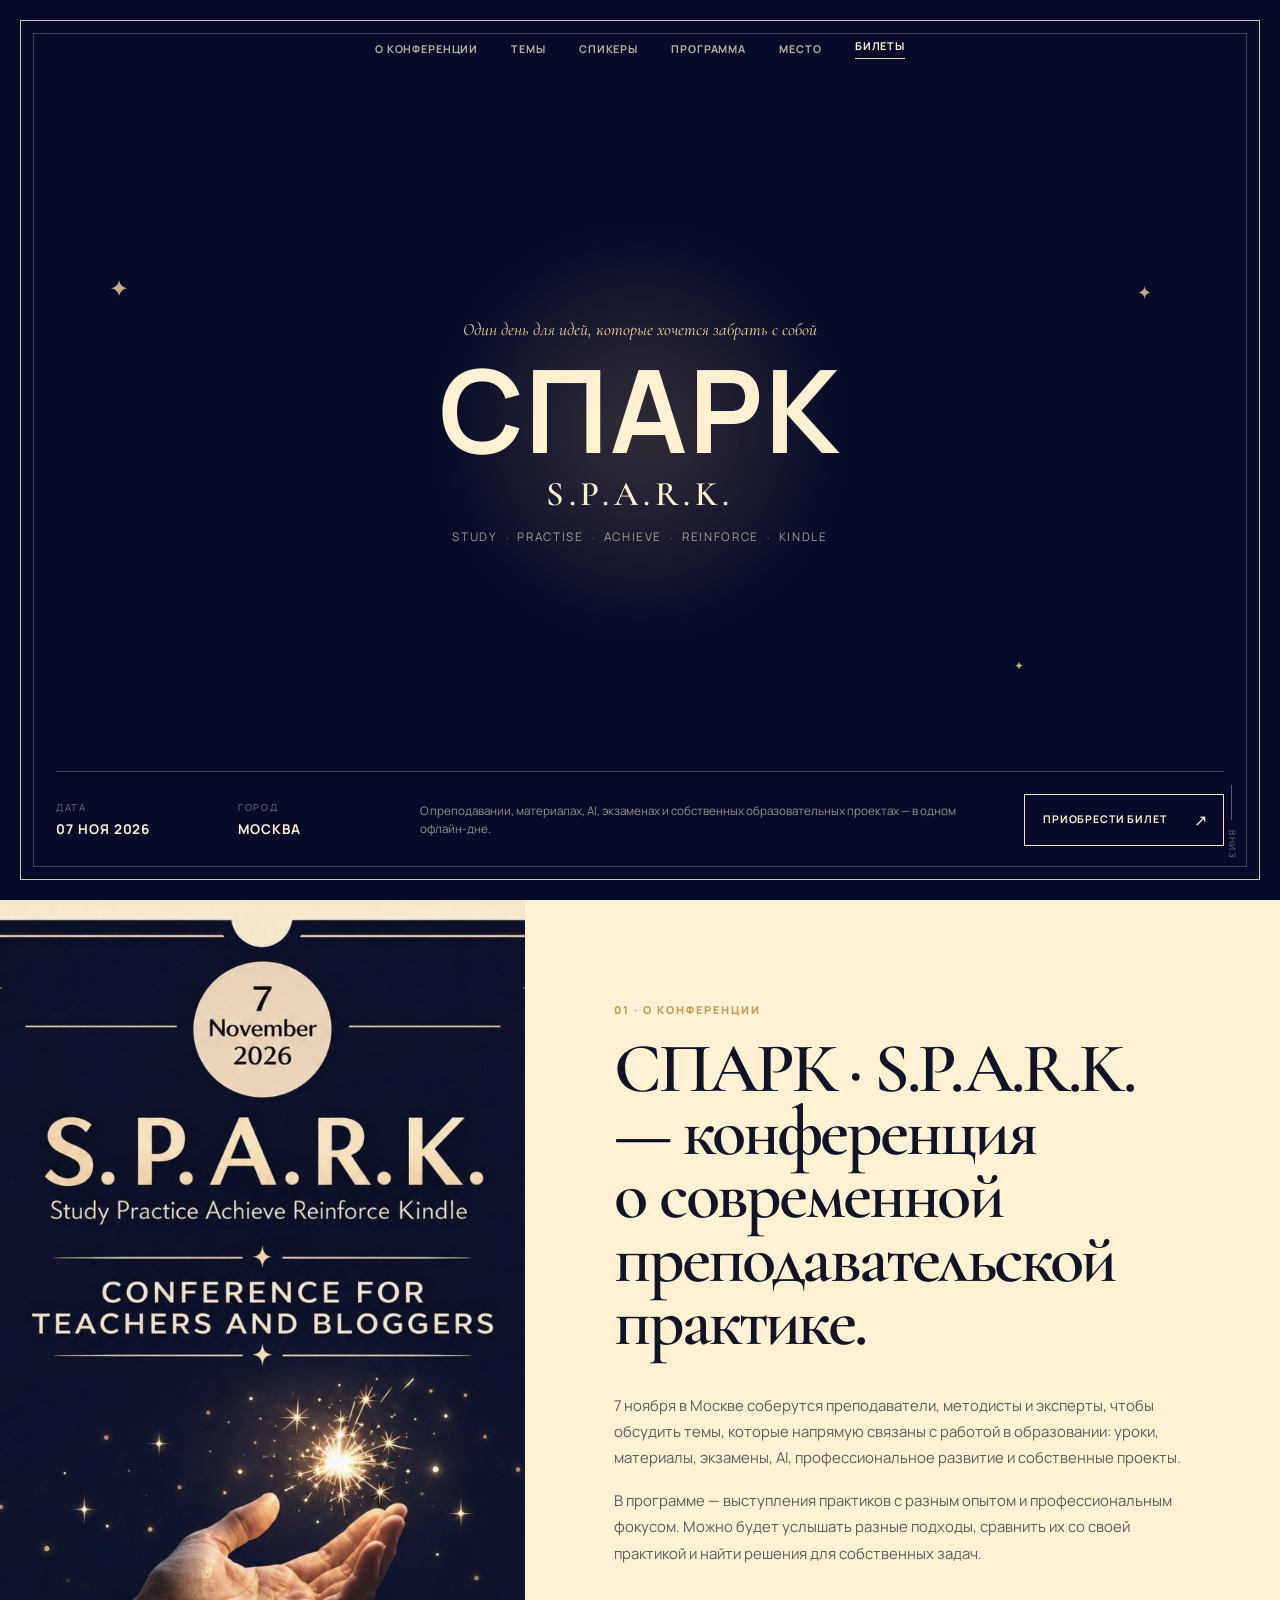
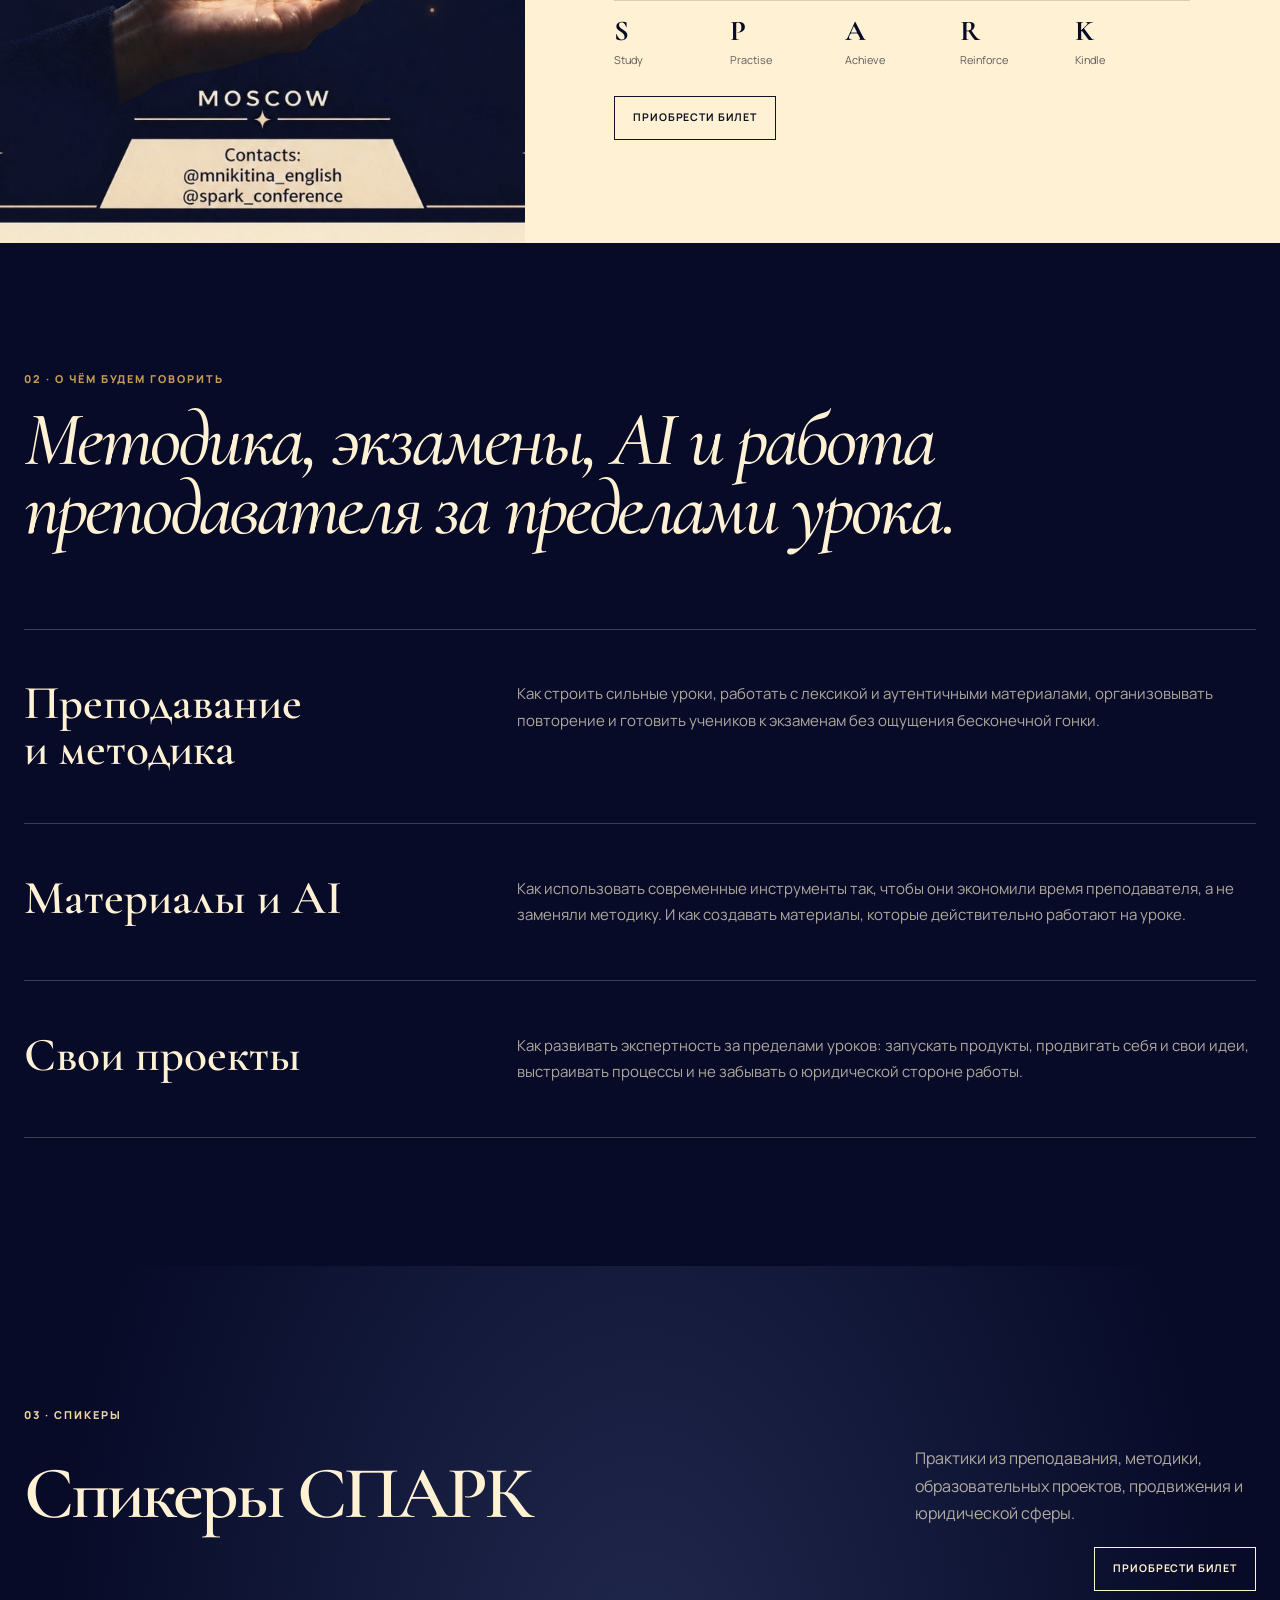
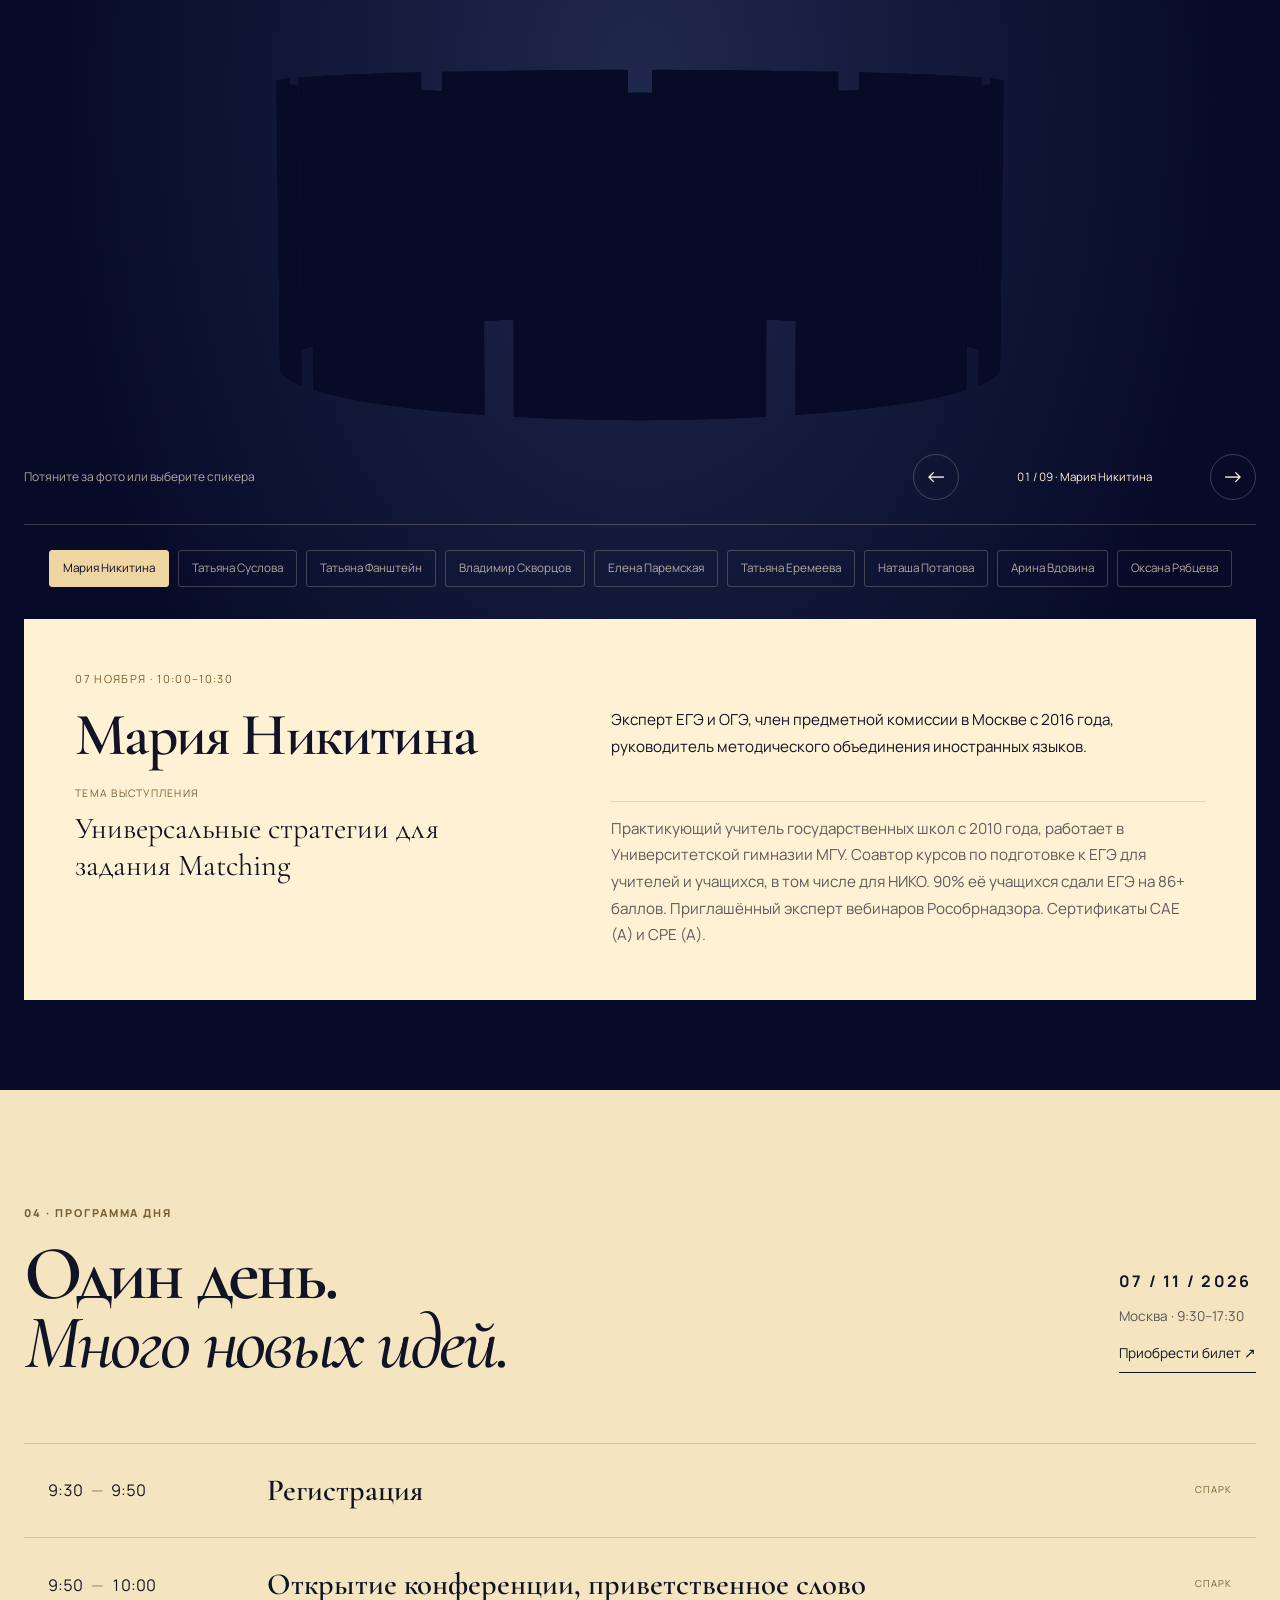
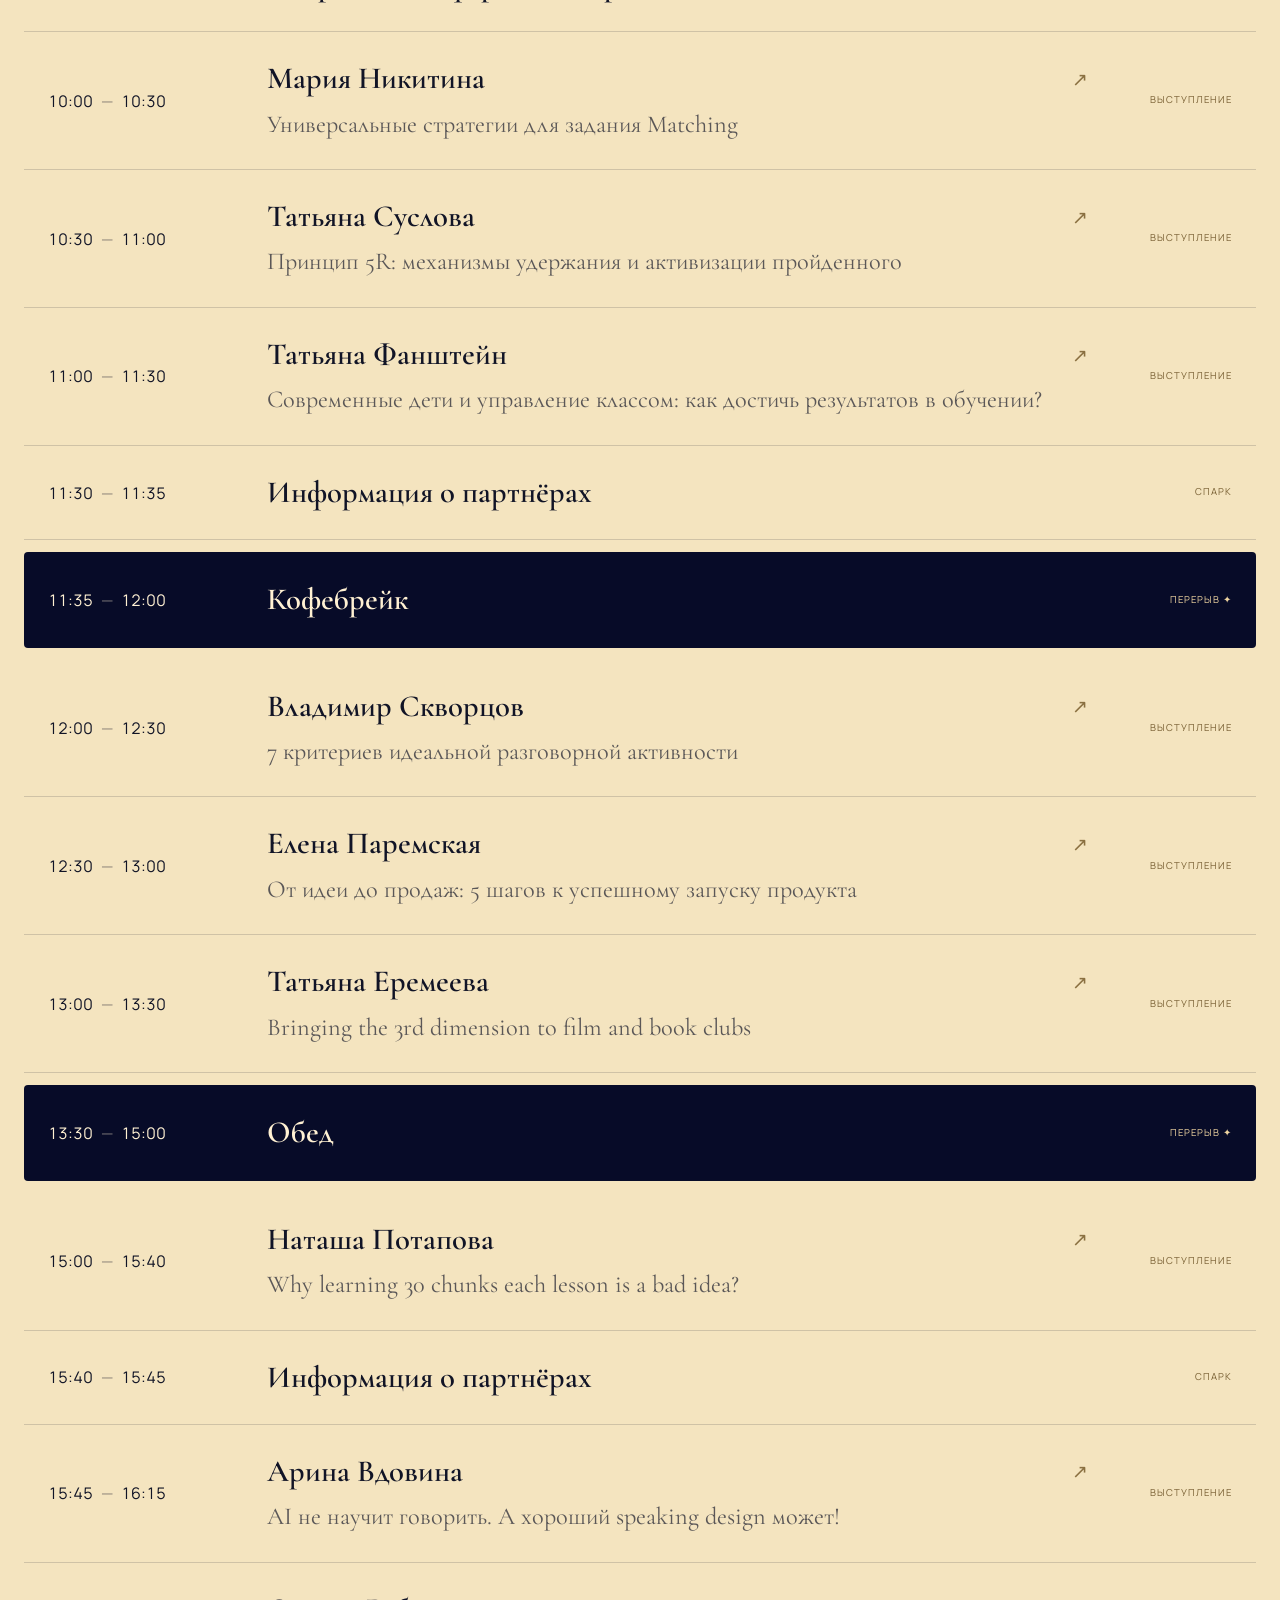
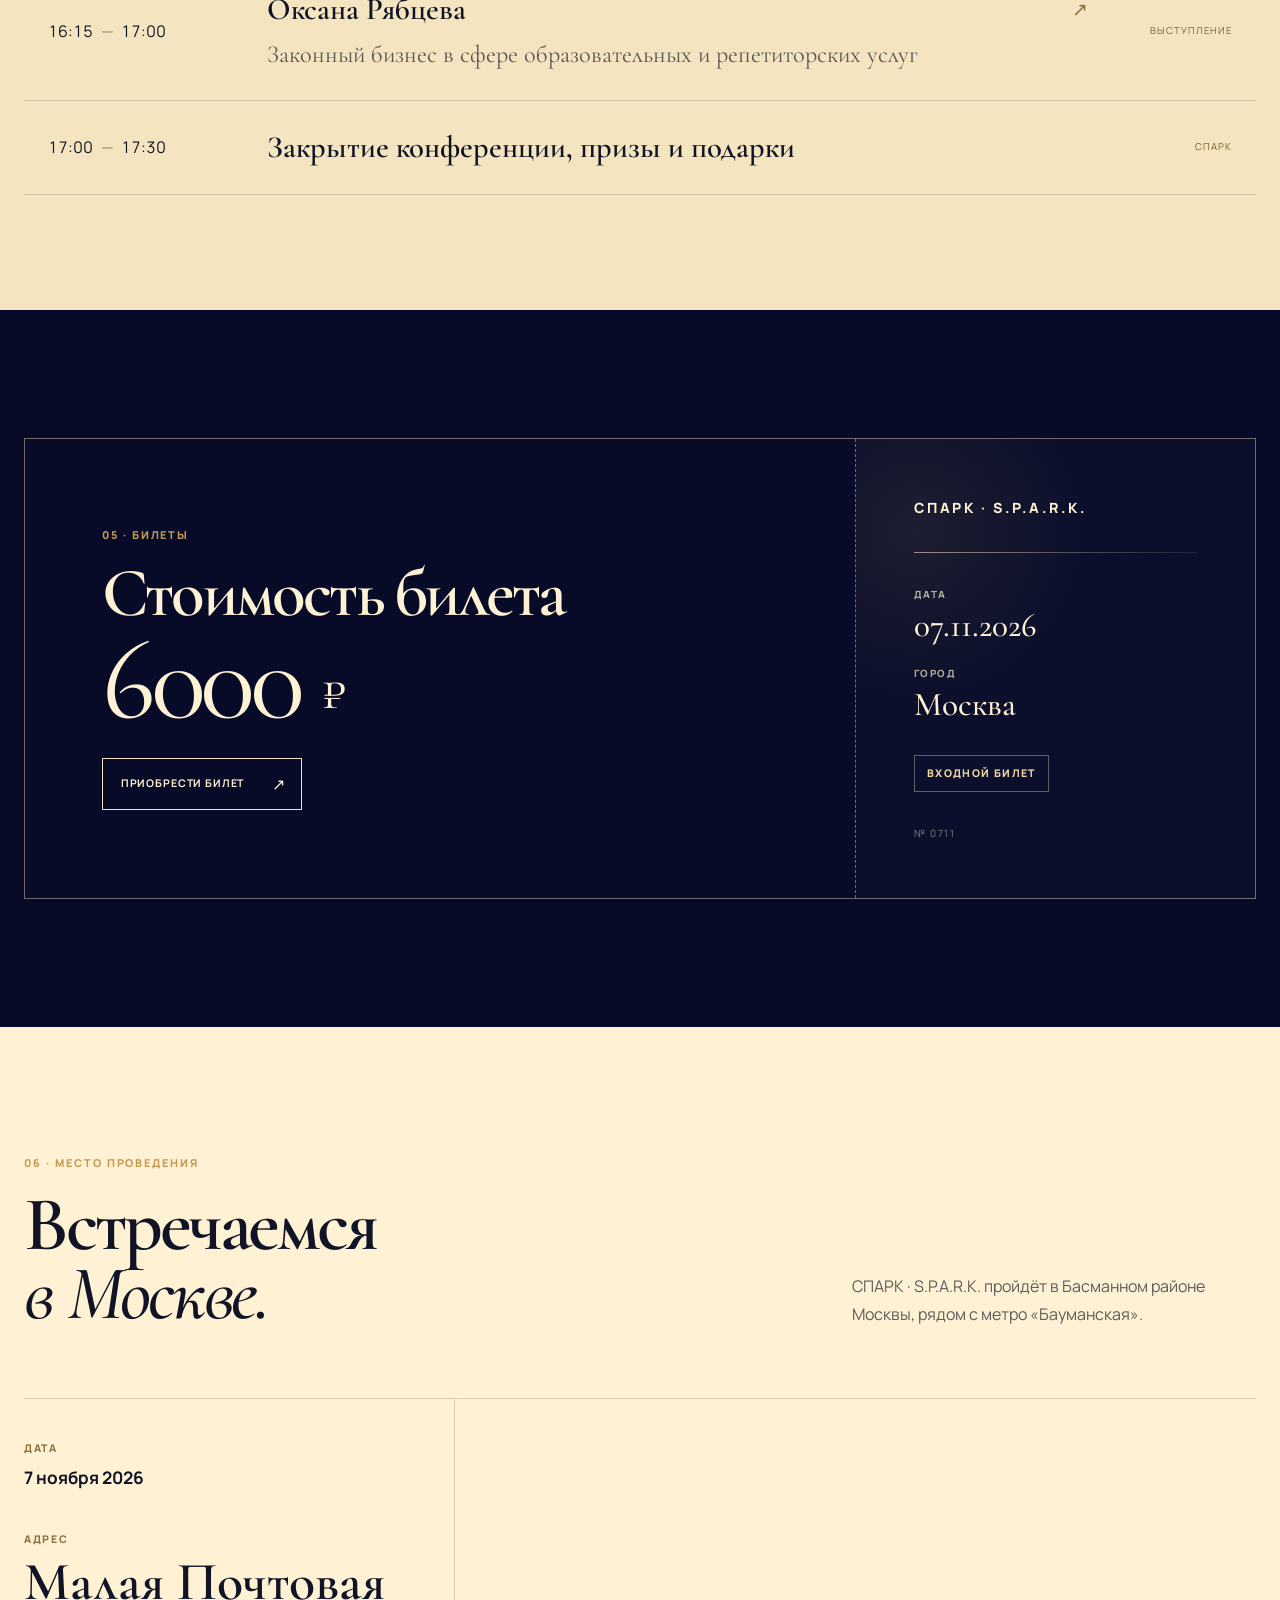
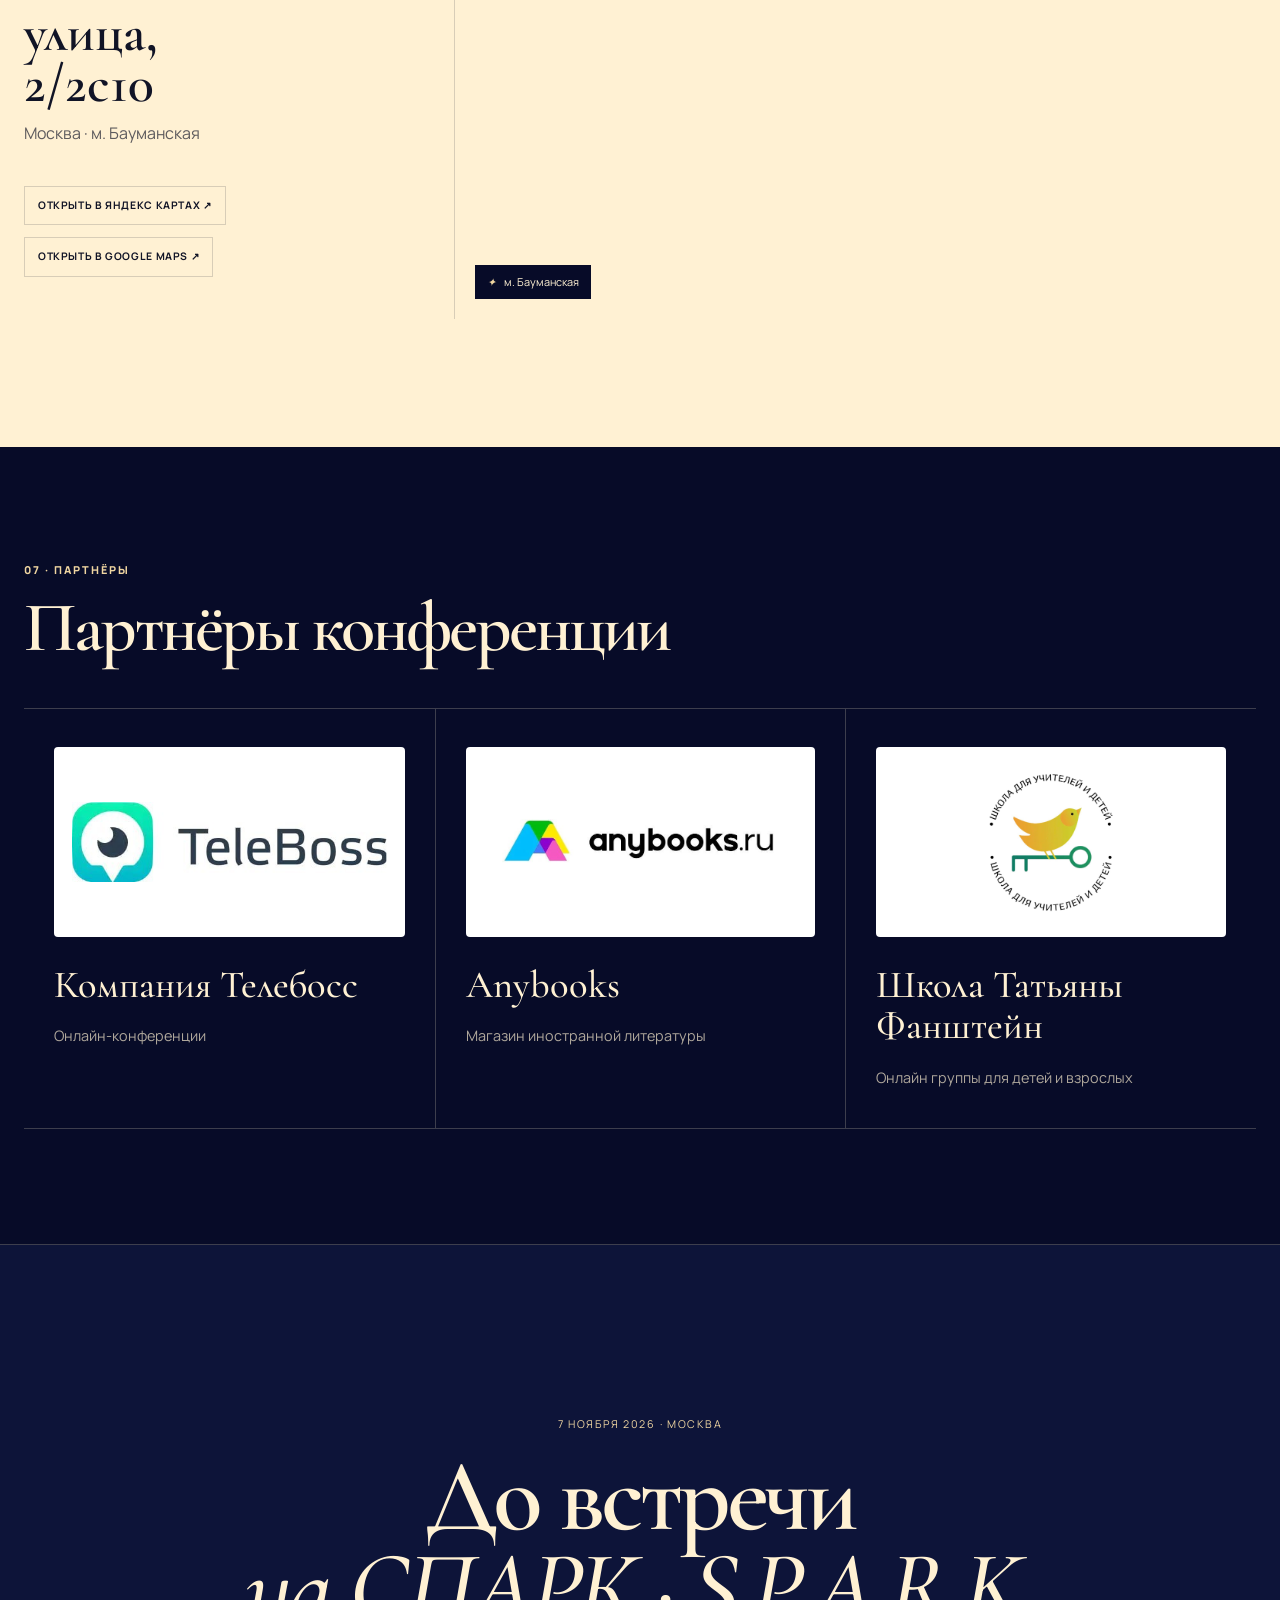
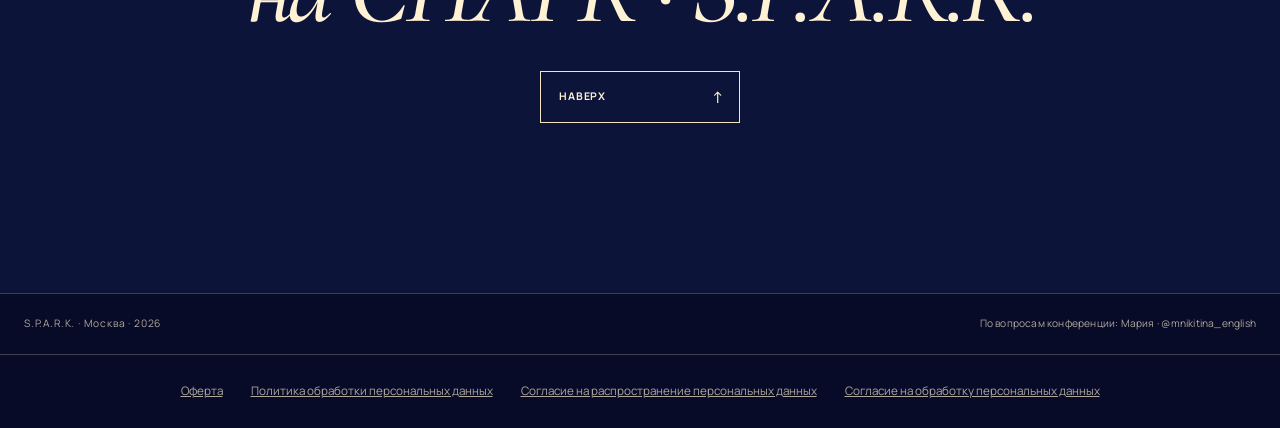
<file: index.html>
<!DOCTYPE html>

<html lang="ru">
<head>
<meta charset="utf-8"/>
<meta name="referrer" content="no-referrer"/>
<meta content="width=device-width, initial-scale=1.0" name="viewport"/>
<meta content="СПАРК · S.P.A.R.K. — конференция для преподавателей и блогеров. 7 ноября 2026 года, Москва." name="description"/>
<meta content="#070b28" name="theme-color"/>
<title>СПАРК · S.P.A.R.K. — конференция для преподавателей и блогеров</title>
<link href="https://fonts.googleapis.com" rel="preconnect"/>
<link crossorigin="" href="https://fonts.gstatic.com" rel="preconnect"/>
<link href="https://fonts.googleapis.com/css2?family=Cormorant+Garamond:ital,wght@0,500;0,600;1,500&amp;family=Manrope:wght@400;500;600;700;800&amp;display=swap" rel="stylesheet"/>
<link href="styles.css" rel="stylesheet"/>
<link href="checkout.css" rel="stylesheet"/>
</head>
<body>
<a class="skip-link" href="#main">К содержанию</a>
<header class="site-header" id="top">
<button aria-controls="site-nav" aria-expanded="false" class="menu-toggle" type="button">Разделы</button>
<nav aria-label="Главная навигация" class="site-nav" id="site-nav">
<a href="#about">О конференции</a>
<a href="#topics">Темы</a>
<a href="#speakers">Спикеры</a>
<a href="#schedule">Программа</a>
<a href="#venue">Место</a>
<a class="nav-cta" href="#tickets">Билеты</a>
</nav>
</header>
<main id="main">
<section aria-labelledby="hero-title" class="hero">
<div aria-hidden="true" class="hero-frame">
<i class="notch notch-top"></i><i class="notch notch-right"></i><i class="notch notch-bottom"></i><i class="notch notch-left"></i>
</div>
<div aria-hidden="true" class="hero-cursor-glow"></div>
<div aria-hidden="true" class="spark spark-a">✦</div>
<div aria-hidden="true" class="spark spark-b">✦</div>
<div aria-hidden="true" class="spark spark-c">✦</div>
<div class="hero-inner">
<div class="hero-main">
<p class="hero-pretitle">Один день для идей, которые хочется забрать с собой</p>
<h1 id="hero-title">СПАРК</h1><p class="hero-latin-name">S.P.A.R.K.</p>
<p class="spark-meaning">Study <i>·</i> Practise <i>·</i> Achieve <i>·</i> Reinforce <i>·</i> Kindle</p>
</div>
<div class="hero-bottom">
<div class="hero-meta-block">
<span class="meta-label">Дата</span>
<strong>07 НОЯ 2026</strong>
</div>
<div class="hero-meta-block">
<span class="meta-label">Город</span>
<strong>МОСКВА</strong>
</div>
<p class="hero-note">О преподавании, материалах, AI, экзаменах и собственных образовательных проектах — в одном офлайн-дне.</p>
<a class="ticket-button" href="checkout.html" data-checkout><span>Приобрести билет</span><b>↗</b></a>
</div>
</div>
<a aria-label="Перейти к следующему разделу" class="scroll-cue" href="#about"><span></span>Вниз</a>
</section>
<section class="manifesto" id="about">
<div class="manifesto-visual">
<img alt="Афиша конференции СПАРК · S.P.A.R.K., 7 ноября 2026 года, Москва" src="assets/spark-poster.jpg"/>
</div>
<div class="manifesto-copy">
<p class="section-kicker">01 · О конференции</p>
<h2>СПАРК · S.P.A.R.K. — конференция о современной преподавательской практике.</h2>
<div class="manifesto-text"><p>7 ноября в Москве соберутся преподаватели, методисты и эксперты, чтобы обсудить темы, которые напрямую связаны с работой в образовании: уроки, материалы, экзамены, AI, профессиональное развитие и собственные проекты.</p><p>В программе — выступления практиков с разным опытом и профессиональным фокусом. Можно будет услышать разные подходы, сравнить их со своей практикой и найти решения для собственных задач.</p></div>
<div aria-label="Расшифровка S.P.A.R.K." class="spark-sequence">
<span><b>S</b>Study</span>
<span><b>P</b>Practise</span>
<span><b>A</b>Achieve</span>
<span><b>R</b>Reinforce</span>
<span><b>K</b>Kindle</span>
</div><a class="section-ticket-cta" href="checkout.html" data-checkout>Приобрести билет</a>
</div>
</section>
<section class="conference-topics" id="topics">
<div class="topics-head">
<p class="section-kicker">02 · О чём будем говорить</p>
<h2>Методика, экзамены, AI и работа преподавателя за пределами урока.</h2>
</div>
<div class="topics-list">
<article class="topic-row">
<h3>Преподавание и методика</h3>
<p>Как строить сильные уроки, работать с лексикой и аутентичными материалами, организовывать повторение и готовить учеников к экзаменам без ощущения бесконечной гонки.</p>
</article>
<article class="topic-row">
<h3>Материалы и AI</h3>
<p>Как использовать современные инструменты так, чтобы они экономили время преподавателя, а не заменяли методику. И как создавать материалы, которые действительно работают на уроке.</p>
</article>
<article class="topic-row">
<h3>Свои проекты</h3>
<p>Как развивать экспертность за пределами уроков: запускать продукты, продвигать себя и свои идеи, выстраивать процессы и не забывать о юридической стороне работы.</p>
</article>
</div>
</section>
<section class="speakers" id="speakers">
<div class="section-intro speakers-intro">
<p class="section-kicker">03 · Спикеры</p>
<h2>Спикеры СПАРК</h2>
<p>Практики из преподавания, методики, образовательных проектов, продвижения и юридической сферы.</p>
</div><div class="speakers-ticket-row"><a class="section-ticket-cta" href="checkout.html" data-checkout>Приобрести билет</a></div>
<div aria-label="Спикеры S.P.A.R.K." class="people-grid"><article class="person-card">
<figure class="person-photo"><img alt="Татьяна Фанштейн" loading="lazy" src="assets/speaker-01-tatyana-fanshteyn.jpg"/></figure>
<div class="person-copy">
<h3>Татьяна Фанштейн</h3>
<p class="person-topic"><span>Тема выступления</span>Современные дети и управление классом: как достичь результатов в обучении?</p>
<p class="person-role">Преподаватель английского языка с 25-летним опытом, методист, тренер преподавателей, основатель онлайн-школы и методического центра, автор книги «Легко учить(ся)».</p>
<p class="person-bio">Более 5000 преподавателей прошли авторские курсы Татьяны и применяют полученные знания в своей работе. В методическом центре Татьяна и её команда помогают языковым школам повышать качество образовательного продукта, выстраивать методическую систему и развивать преподавателей. Её профессиональная экспертиза — создание комфортной и эффективной образовательной среды онлайн и офлайн и разработка решений, которые делают обучение и работу преподавателя проще и эффективнее.</p>
</div>
</article><article class="person-card">
<figure class="person-photo"><img alt="Наташа Потапова" loading="lazy" src="assets/speaker-09-natasha-potapova.jpg"/></figure>
<div class="person-copy">
<h3>Наташа Потапова</h3>
<p class="person-topic"><span>Тема выступления</span>Why learning 30 chunks each lesson is a bad idea?</p>
<p class="person-role">Преподаватель и разработчик курсов английского языка для уровней B2–C2, руководитель школы Top-Notch English for B2–C2.</p>
<p class="person-bio">Специализируется на продвинутом английском и системной работе с учениками высоких уровней. В школе Наташи более 580 выпускников. В основе её подхода — системность, научная обоснованность и внимание к тому, как язык действительно работает в речи и дискурсе. Имеет степень MA in English Discourse с отличием и сертификат CPE с оценкой A.</p>
</div>
</article><article class="person-card">
<figure class="person-photo"><img alt="Татьяна Суслова" loading="lazy" src="assets/speaker-02-tatyana-suslova.jpg"/></figure>
<div class="person-copy">
<h3>Татьяна Суслова</h3>
<p class="person-topic"><span>Тема выступления</span>Принцип 5R: механизмы удержания и активизации пройденного</p>
<p class="person-role">Преподаватель английского языка для взрослых уровней A2–B2 с 17-летним опытом. Сертификат TKT, модули 1–3.</p>
<p class="person-bio">Спикер профессиональных конференций Meaningful Weekend, Lucky Stars, 50 Shades of ELT и других. Консультирует преподавателей по организации повторения и рециркуляции, работе в лексическом подходе и использованию аутентичных материалов. В своей практике делает акцент на решениях, которые можно применять на реальных уроках без лишней теории.</p>
</div>
</article><article class="person-card">
<figure class="person-photo"><img alt="Владимир Скворцов" loading="lazy" src="assets/speaker-04-vladimir-skvortsov.jpg"/></figure>
<div class="person-copy">
<h3>Владимир Скворцов</h3>
<p class="person-topic"><span>Тема выступления</span>7 критериев идеальной разговорной активности</p>
<p class="person-role">Сертифицированный Cambridge преподаватель английского языка и тренер преподавателей с более чем 15-летним опытом работы.</p>
<p class="person-bio">Автор более 10 методических курсов и ведущий подкаста «Душный методист». Специализируется на обучении взрослых учеников и на практичных методических рекомендациях, которые преподаватель может быстро адаптировать под свою группу, курс и рабочий контекст.</p>
</div>
</article><article class="person-card">
<figure class="person-photo"><img alt="Татьяна Еремеева" loading="lazy" src="assets/speaker-05-tatyana-eremeeva.jpg"/></figure>
<div class="person-copy">
<h3>Татьяна Еремеева</h3>
<p class="person-topic"><span>Тема выступления</span>Bringing the 3rd dimension to film and book clubs</p>
<p class="person-role">Преподаёт английский преподавателям английского в онлайн-группах и ведёт дискуссионный клуб по фильмам Cinemagic.</p>
<p class="person-bio">Имеет сертификаты DELTA M1, IH-CAM, CELTA, CPE, IELTS, TOEFL и GRE. Последовательно инвестирует в профессиональное развитие, участвует в языковых и методических проектах коллег и соединяет в своей работе высокий языковой уровень, методическую подготовку и живую практику.</p>
</div>
</article><article class="person-card">
<figure class="person-photo"><img alt="Оксана Рябцева" loading="lazy" src="assets/speaker-06-oksana-ryabtseva.jpg"/></figure>
<div class="person-copy">
<h3>Оксана Рябцева</h3>
<p class="person-topic"><span>Тема выступления</span>Законный бизнес в сфере образовательных и репетиторских услуг</p>
<p class="person-role">Член Ассоциации юристов России, основатель юридического агентства «ЧЕК-ЛИСТ», юрист образовательных проектов, онлайн-школ, репетиторов и педагогов.</p>
<p class="person-bio">Спикер, преподаватель и наставник для юристов. Работает с юридической стороной образовательного бизнеса: документами, отношениями с клиентами, возвратами и снижением правовых рисков. Помогает преподавателям и образовательным проектам выстраивать процессы так, чтобы они были понятными, безопасными и устойчивыми.</p>
</div>
</article><article class="person-card">
<figure class="person-photo"><img alt="Елена Паремская" loading="lazy" src="assets/speaker-07-elena-paremskaya.jpg"/></figure>
<div class="person-copy">
<h3>Елена Паремская</h3>
<p class="person-topic"><span>Тема выступления</span>От идеи до продаж: 5 шагов к успешному запуску продукта</p>
<p class="person-role">Эксперт по продвижению преподавателей и развитию образовательных продуктов.</p>
<p class="person-bio">Автор 6 обучающих программ для преподавателей и более 16 запусков собственных продуктов. За последний учебный год её платные программы и проекты прошли более 200 преподавателей. За 2 года увеличила доход от работы с собственной аудиторией в 20 раз и специализируется на понятных стратегиях продвижения и монетизации экспертности.</p>
</div>
</article><article class="person-card">
<figure class="person-photo"><img alt="Арина Вдовина" loading="lazy" src="assets/speaker-08-arina-vdovina.jpg"/></figure>
<div class="person-copy">
<h3>Арина Вдовина</h3>
<p class="person-topic"><span>Тема выступления</span>AI не научит говорить. А хороший speaking design может!</p>
<p class="person-role">Методист, преподаватель английского языка и эксперт по применению искусственного интеллекта в образовании, магистр НИУ ВШЭ.</p>
<p class="person-bio">Специализируется на разработке учебных материалов и интеграции AI-инструментов в работу преподавателя. Создаёт образовательные продукты и практические решения, которые помогают преподавателям проектировать методически сильные материалы, экономить время на подготовке и использовать нейросети осмысленно, а не ради самой технологии.</p>
</div>
</article><article class="person-card">
<figure class="person-photo"><img alt="Мария Никитина" loading="lazy" src="assets/speaker-03-maria-nikitina.jpg"/></figure>
<div class="person-copy">
<h3>Мария Никитина</h3>
<p class="person-topic"><span>Тема выступления</span>Универсальные стратегии для задания Matching</p>
<p class="person-role">Эксперт ЕГЭ и ОГЭ, член предметной комиссии в Москве с 2016 года, руководитель методического объединения иностранных языков.</p>
<p class="person-bio">Практикующий учитель государственных школ с 2010 года, работает в Университетской гимназии МГУ. Соавтор курсов по подготовке к ЕГЭ для учителей и учащихся, в том числе для НИКО. 90% её учащихся сдали ЕГЭ на 86+ баллов. Приглашённый эксперт вебинаров Рособрнадзора. Сертификаты CAE (A) и CPE (A).</p>
</div>
</article></div>
</section>
<section class="schedule" id="schedule" aria-labelledby="schedule-title">
<div class="schedule-heading"><div><p class="section-kicker">04 · Программа дня</p><h2 id="schedule-title">Один день.<br/><em>Много новых идей.</em></h2></div><div class="schedule-date"><span>07 / 11 / 2026</span><p>Москва · 9:30–17:30</p><a href="#tickets">Приобрести билет ↗</a></div></div>
<ol class="schedule-list"><li class="schedule-row schedule-service"><div class="schedule-time"><time>9:30</time><span>—</span><time>9:50</time></div><h3>Регистрация</h3><span class="schedule-kind">СПАРК</span></li>
<li class="schedule-row schedule-service"><div class="schedule-time"><time>9:50</time><span>—</span><time>10:00</time></div><h3>Открытие конференции, приветственное слово</h3><span class="schedule-kind">СПАРК</span></li>
<li class="schedule-row"><div class="schedule-time"><time>10:00</time><span>—</span><time>10:30</time></div><div class="schedule-talk"><h3><a href="#speakers" data-speaker-name="Мария Никитина">Мария Никитина<span aria-hidden="true">↗</span></a></h3><p class="schedule-topic">Универсальные стратегии для задания Matching</p></div><span class="schedule-kind">Выступление</span></li>
<li class="schedule-row"><div class="schedule-time"><time>10:30</time><span>—</span><time>11:00</time></div><div class="schedule-talk"><h3><a href="#speakers" data-speaker-name="Татьяна Суслова">Татьяна Суслова<span aria-hidden="true">↗</span></a></h3><p class="schedule-topic">Принцип 5R: механизмы удержания и активизации пройденного</p></div><span class="schedule-kind">Выступление</span></li>
<li class="schedule-row"><div class="schedule-time"><time>11:00</time><span>—</span><time>11:30</time></div><div class="schedule-talk"><h3><a href="#speakers" data-speaker-name="Татьяна Фанштейн">Татьяна Фанштейн<span aria-hidden="true">↗</span></a></h3><p class="schedule-topic">Современные дети и управление классом: как достичь результатов в обучении?</p></div><span class="schedule-kind">Выступление</span></li>
<li class="schedule-row schedule-service"><div class="schedule-time"><time>11:30</time><span>—</span><time>11:35</time></div><h3>Информация о партнёрах</h3><span class="schedule-kind">СПАРК</span></li>
<li class="schedule-row schedule-break"><div class="schedule-time"><time>11:35</time><span>—</span><time>12:00</time></div><h3>Кофебрейк</h3><span class="schedule-kind">Перерыв ✦</span></li>
<li class="schedule-row"><div class="schedule-time"><time>12:00</time><span>—</span><time>12:30</time></div><div class="schedule-talk"><h3><a href="#speakers" data-speaker-name="Владимир Скворцов">Владимир Скворцов<span aria-hidden="true">↗</span></a></h3><p class="schedule-topic">7 критериев идеальной разговорной активности</p></div><span class="schedule-kind">Выступление</span></li>
<li class="schedule-row"><div class="schedule-time"><time>12:30</time><span>—</span><time>13:00</time></div><div class="schedule-talk"><h3><a href="#speakers" data-speaker-name="Елена Паремская">Елена Паремская<span aria-hidden="true">↗</span></a></h3><p class="schedule-topic">От идеи до продаж: 5 шагов к успешному запуску продукта</p></div><span class="schedule-kind">Выступление</span></li>
<li class="schedule-row"><div class="schedule-time"><time>13:00</time><span>—</span><time>13:30</time></div><div class="schedule-talk"><h3><a href="#speakers" data-speaker-name="Татьяна Еремеева">Татьяна Еремеева<span aria-hidden="true">↗</span></a></h3><p class="schedule-topic">Bringing the 3rd dimension to film and book clubs</p></div><span class="schedule-kind">Выступление</span></li>
<li class="schedule-row schedule-break"><div class="schedule-time"><time>13:30</time><span>—</span><time>15:00</time></div><h3>Обед</h3><span class="schedule-kind">Перерыв ✦</span></li>
<li class="schedule-row"><div class="schedule-time"><time>15:00</time><span>—</span><time>15:40</time></div><div class="schedule-talk"><h3><a href="#speakers" data-speaker-name="Наташа Потапова">Наташа Потапова<span aria-hidden="true">↗</span></a></h3><p class="schedule-topic">Why learning 30 chunks each lesson is a bad idea?</p></div><span class="schedule-kind">Выступление</span></li>
<li class="schedule-row schedule-service"><div class="schedule-time"><time>15:40</time><span>—</span><time>15:45</time></div><h3>Информация о партнёрах</h3><span class="schedule-kind">СПАРК</span></li>
<li class="schedule-row"><div class="schedule-time"><time>15:45</time><span>—</span><time>16:15</time></div><div class="schedule-talk"><h3><a href="#speakers" data-speaker-name="Арина Вдовина">Арина Вдовина<span aria-hidden="true">↗</span></a></h3><p class="schedule-topic">AI не научит говорить. А хороший speaking design может!</p></div><span class="schedule-kind">Выступление</span></li>
<li class="schedule-row"><div class="schedule-time"><time>16:15</time><span>—</span><time>17:00</time></div><div class="schedule-talk"><h3><a href="#speakers" data-speaker-name="Оксана Рябцева">Оксана Рябцева<span aria-hidden="true">↗</span></a></h3><p class="schedule-topic">Законный бизнес в сфере образовательных и репетиторских услуг</p></div><span class="schedule-kind">Выступление</span></li>
<li class="schedule-row schedule-service"><div class="schedule-time"><time>17:00</time><span>—</span><time>17:30</time></div><h3>Закрытие конференции, призы и подарки</h3><span class="schedule-kind">СПАРК</span></li>
</ol></section>
<section class="tickets" id="tickets">
<div class="ticket-shell ticket-shell-editorial">
<div class="ticket-main ticket-main-editorial">
<p class="section-kicker">05 · Билеты</p>
<h2>Стоимость билета</h2>
<div aria-label="Стоимость билета 6000 рублей" class="ticket-price">6000 <span>₽</span></div>

<a class="ticket-button ticket-purchase" href="checkout.html" data-checkout><span>Приобрести билет</span><b>↗</b></a>
</div>
<aside aria-label="Информация о конференции" class="ticket-stub ticket-stub-editorial">
<div class="ticket-stub-brand">СПАРК <span>·</span> S.P.A.R.K.</div>
<div aria-hidden="true" class="ticket-stub-rule"></div>
<div class="ticket-stub-meta">
<div><small>Дата</small><strong>07.11.2026</strong></div>
<div><small>Город</small><strong>Москва</strong></div>
</div>
<div class="ticket-stub-mark">Входной билет</div>
<div class="ticket-stub-number">№ 0711</div>
</aside>
</div>
</section>
<section class="venue" id="venue">
<div class="venue-heading">
<div>
<p class="section-kicker">06 · Место проведения</p>
<h2>Встречаемся<br/><em>в Москве.</em></h2>
</div>
<p class="venue-lead">СПАРК · S.P.A.R.K. пройдёт в Басманном районе Москвы, рядом с метро «Бауманская».</p>
</div>
<div class="venue-layout">
<div class="venue-details">
<div class="venue-date-block">
<span>Дата</span>
<strong>7 ноября 2026</strong>
</div>
<address class="venue-address">
<span>Адрес</span>
<strong>Малая Почтовая улица,<br/>2/2с10</strong>
<p>Москва · м. Бауманская</p>
</address>
<div class="venue-actions">
<a href="https://yandex.ru/maps/?mode=search&amp;text=%D0%9C%D0%BE%D1%81%D0%BA%D0%B2%D0%B0%2C%20%D0%9C%D0%B0%D0%BB%D0%B0%D1%8F%20%D0%9F%D0%BE%D1%87%D1%82%D0%BE%D0%B2%D0%B0%D1%8F%20%D1%83%D0%BB%D0%B8%D1%86%D0%B0%2C%202%2F2%D1%8110" rel="noopener noreferrer" target="_blank">Открыть в Яндекс Картах <b>↗</b></a>
<a href="https://www.google.com/maps/search/?api=1&amp;query=%D0%9C%D0%BE%D1%81%D0%BA%D0%B2%D0%B0%2C%20%D0%9C%D0%B0%D0%BB%D0%B0%D1%8F%20%D0%9F%D0%BE%D1%87%D1%82%D0%BE%D0%B2%D0%B0%D1%8F%20%D1%83%D0%BB%D0%B8%D1%86%D0%B0%2C%202%2F2%D1%8110" rel="noopener noreferrer" target="_blank">Открыть в Google Maps <b>↗</b></a>
</div>
</div>
<div aria-label="Карта места проведения СПАРК · S.P.A.R.K." class="venue-map">
<iframe allowfullscreen="" loading="lazy" src="https://yandex.ru/map-widget/v1/?mode=search&amp;text=%D0%9C%D0%BE%D1%81%D0%BA%D0%B2%D0%B0%2C%20%D0%9C%D0%B0%D0%BB%D0%B0%D1%8F%20%D0%9F%D0%BE%D1%87%D1%82%D0%BE%D0%B2%D0%B0%D1%8F%20%D1%83%D0%BB%D0%B8%D1%86%D0%B0%2C%202%2F2%D1%8110&amp;z=16" title="СПАРК · S.P.A.R.K. — Малая Почтовая улица, 2/2с10, Москва">
</iframe>
<div class="venue-map-label"><i>✦</i><span>м. Бауманская</span></div>
</div>
</div>
</section>
<section class="partners" id="partners" aria-labelledby="partners-title">
<div class="partners-heading"><p class="section-kicker">07 · Партнёры</p><h2 id="partners-title">Партнёры конференции</h2></div>
<div class="partners-grid">
<article class="partner-card"><div class="partner-logo"><img src="assets/partner-teleboss.jpg" alt="Логотип: Компания Телебосс" loading="lazy"/></div><h3>Компания Телебосс</h3><p>Онлайн-конференции</p></article>
<article class="partner-card"><div class="partner-logo"><img src="assets/partner-anybooks.jpg" alt="Логотип: Anybooks" loading="lazy"/></div><h3>Anybooks</h3><p>Магазин иностранной литературы</p></article>
<article class="partner-card"><div class="partner-logo"><img src="assets/partner-fanshteyn.jpg" alt="Логотип: Школа Татьяны Фанштейн" loading="lazy"/></div><h3>Школа Татьяны Фанштейн</h3><p>Онлайн группы для детей и взрослых</p></article>
</div>
</section>
<section class="closing" id="contacts">
<p>7 НОЯБРЯ 2026 · МОСКВА</p>
<h2>До встречи<br/><em>на СПАРК · S.P.A.R.K.</em></h2>
<a class="ticket-button ticket-button-light" href="#top"><span>Наверх</span><b>↑</b></a>
</section>
</main>
<footer class="site-footer"><span>S.P.A.R.K. · Москва · 2026</span><span>По вопросам конференции: Мария · @mnikitina_english</span></footer><nav class="legal-links" aria-label="Документы конференции"><a href="legal/2026-10-22/offer.html" target="_blank" rel="noopener noreferrer">Оферта</a><a href="legal/2026-10-22/privacy.html" target="_blank" rel="noopener noreferrer">Политика обработки персональных данных</a><a href="legal/2026-10-22/distribution.html" target="_blank" rel="noopener noreferrer">Согласие на распространение персональных данных</a><a href="legal/2026-10-22/processing.html" target="_blank" rel="noopener noreferrer">Согласие на обработку персональных данных</a></nav>
<dialog id="checkout-dialog" aria-labelledby="checkout-title"><div class="checkout-shell"><button type="button" class="checkout-close" aria-label="Закрыть форму">×</button><div class="checkout-heading"><p class="section-kicker">СПАРК · 7 ноября 2026 · Москва</p><h2 id="checkout-title">Приобрести билет</h2><p>Проверьте данные перед оплатой</p></div>
<form id="registration-form" novalidate>
<div class="checkout-fields">
<label for="customer-email">Электронная почта<input id="customer-email" name="email" type="email" autocomplete="email" required maxlength="254" placeholder="mail@example.ru"></label>
<label for="customer-name">Фамилия, имя, отчество (при наличии)<input id="customer-name" name="fullName" autocomplete="name" required minlength="3" maxlength="160" placeholder="Ваше полное имя"></label>
<label for="customer-phone">Телефон<input id="customer-phone" name="phone" type="tel" autocomplete="tel" inputmode="tel" required maxlength="30" placeholder="+7 999 123-45-67" aria-describedby="phone-hint"><small id="phone-hint">С кодом страны, например +7</small></label>
</div>
<div class="form-trap" aria-hidden="true"><label>Оставьте поле пустым<input name="website" tabindex="-1" autocomplete="off"></label></div>
<fieldset class="checkout-consents"><legend>Документы и согласия</legend>
<div class="consent-row"><input type="checkbox" id="consent-offer" name="offer" required><label for="consent-offer">Я ознакомился(-ась) и согласен(-на) с условиями <a href="legal/2026-10-22/offer.html" target="_blank" rel="noopener noreferrer">оферты</a>.</label></div>
<div class="consent-row"><input type="checkbox" id="consent-processing" name="processing" required><label for="consent-processing">Даю <a href="legal/2026-10-22/processing.html" target="_blank" rel="noopener noreferrer">согласие на обработку персональных данных</a> в соответствии с <a href="legal/2026-10-22/privacy.html" target="_blank" rel="noopener noreferrer">Политикой обработки персональных данных</a>.</label></div>
<div class="consent-row"><input type="checkbox" id="consent-distribution" name="distribution"><label for="consent-distribution">Даю <a href="legal/2026-10-22/distribution.html" target="_blank" rel="noopener noreferrer">согласие на распространение персональных данных</a>.<small>Необязательно для покупки билета. Перечень данных и условия публикации — в тексте согласия.</small></label></div>
</fieldset>
<p id="checkout-status" class="checkout-status" role="status" aria-live="polite"></p>
<button class="checkout-submit" type="submit">Перейти к оплате <span aria-hidden="true">↗</span></button>
<p class="checkout-note">После сохранения заявки откроется Prodamus. На платёжной странице потребуется повторно указать телефон и email.</p>
<noscript><p>Для заполнения формы включите JavaScript или свяжитесь с организатором: <a href="mailto:Dolersi88@gmail.com">Dolersi88@gmail.com</a>.</p></noscript>
</form></div></dialog>
<script src="script.js"></script>
<script src="checkout-config.js?v=14-live-1"></script>
<script src="checkout.js"></script>
</body>
</html>
</file>
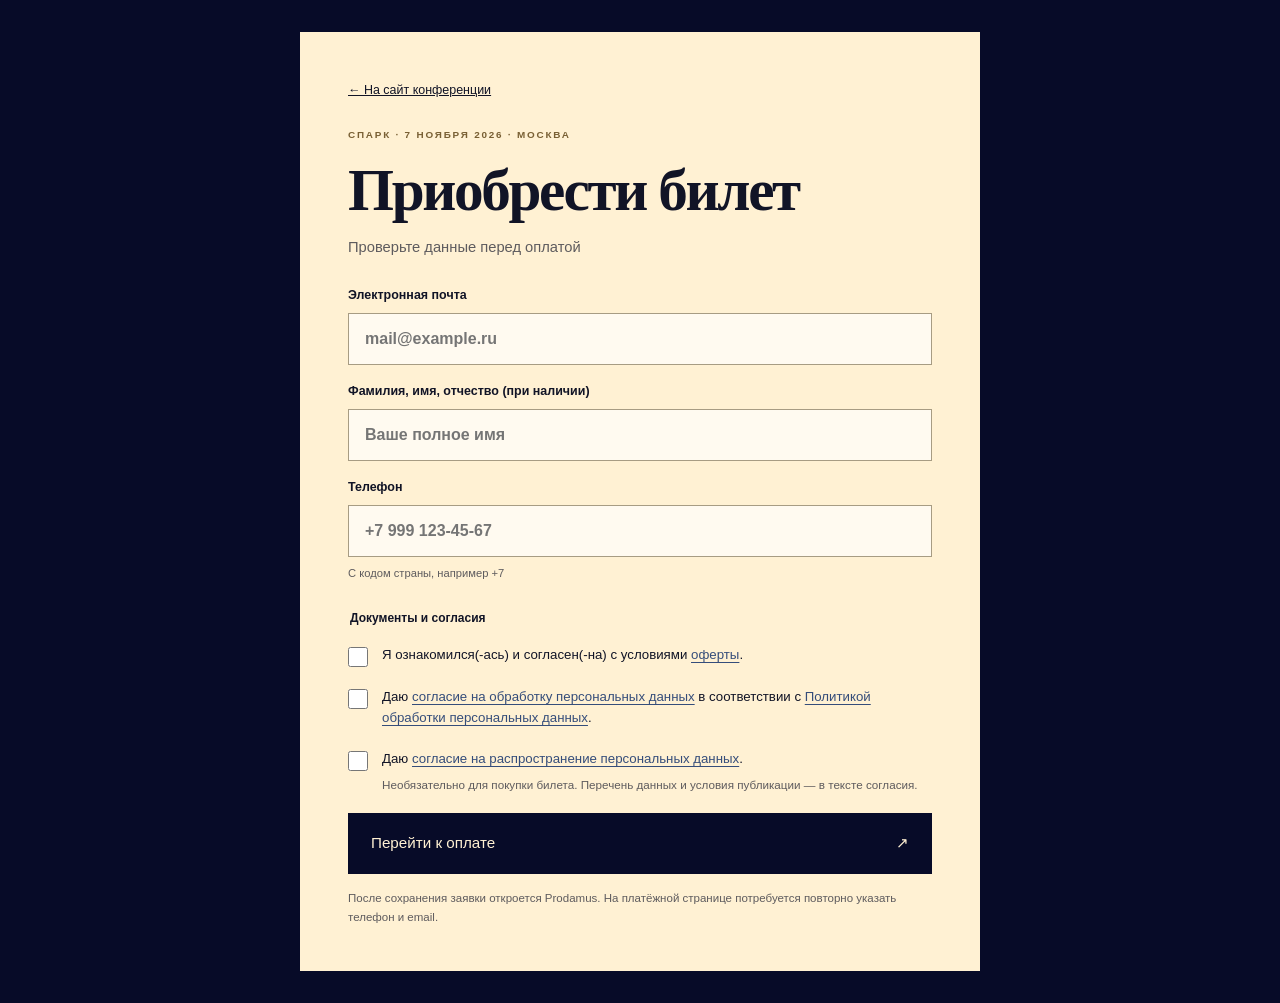
<file: checkout.html>
<!doctype html><html lang="ru"><head><meta charset="utf-8"><meta name="viewport" content="width=device-width,initial-scale=1"><meta name="referrer" content="no-referrer"><title>Приобрести билет — СПАРК</title><link href="styles.css" rel="stylesheet"><link href="checkout.css" rel="stylesheet"></head><body class="checkout-page"><main class="checkout-shell"><a class="checkout-back" href="index.html#tickets">← На сайт конференции</a><div class="checkout-heading"><p class="section-kicker">СПАРК · 7 ноября 2026 · Москва</p><h2 id="checkout-title">Приобрести билет</h2><p>Проверьте данные перед оплатой</p></div>
<form id="registration-form" novalidate>
<div class="checkout-fields">
<label for="customer-email">Электронная почта<input id="customer-email" name="email" type="email" autocomplete="email" required maxlength="254" placeholder="mail@example.ru"></label>
<label for="customer-name">Фамилия, имя, отчество (при наличии)<input id="customer-name" name="fullName" autocomplete="name" required minlength="3" maxlength="160" placeholder="Ваше полное имя"></label>
<label for="customer-phone">Телефон<input id="customer-phone" name="phone" type="tel" autocomplete="tel" inputmode="tel" required maxlength="30" placeholder="+7 999 123-45-67" aria-describedby="phone-hint"><small id="phone-hint">С кодом страны, например +7</small></label>
</div>
<div class="form-trap" aria-hidden="true"><label>Оставьте поле пустым<input name="website" tabindex="-1" autocomplete="off"></label></div>
<fieldset class="checkout-consents"><legend>Документы и согласия</legend>
<div class="consent-row"><input type="checkbox" id="consent-offer" name="offer" required><label for="consent-offer">Я ознакомился(-ась) и согласен(-на) с условиями <a href="legal/2026-10-22/offer.html" target="_blank" rel="noopener noreferrer">оферты</a>.</label></div>
<div class="consent-row"><input type="checkbox" id="consent-processing" name="processing" required><label for="consent-processing">Даю <a href="legal/2026-10-22/processing.html" target="_blank" rel="noopener noreferrer">согласие на обработку персональных данных</a> в соответствии с <a href="legal/2026-10-22/privacy.html" target="_blank" rel="noopener noreferrer">Политикой обработки персональных данных</a>.</label></div>
<div class="consent-row"><input type="checkbox" id="consent-distribution" name="distribution"><label for="consent-distribution">Даю <a href="legal/2026-10-22/distribution.html" target="_blank" rel="noopener noreferrer">согласие на распространение персональных данных</a>.<small>Необязательно для покупки билета. Перечень данных и условия публикации — в тексте согласия.</small></label></div>
</fieldset>
<p id="checkout-status" class="checkout-status" role="status" aria-live="polite"></p>
<button class="checkout-submit" type="submit">Перейти к оплате <span aria-hidden="true">↗</span></button>
<p class="checkout-note">После сохранения заявки откроется Prodamus. На платёжной странице потребуется повторно указать телефон и email.</p>
<noscript><p>Для заполнения формы включите JavaScript или свяжитесь с организатором: <a href="mailto:Dolersi88@gmail.com">Dolersi88@gmail.com</a>.</p></noscript>
</form></main><script src="checkout-config.js?v=14-live-1"></script><script src="checkout.js"></script></body></html>
</file>
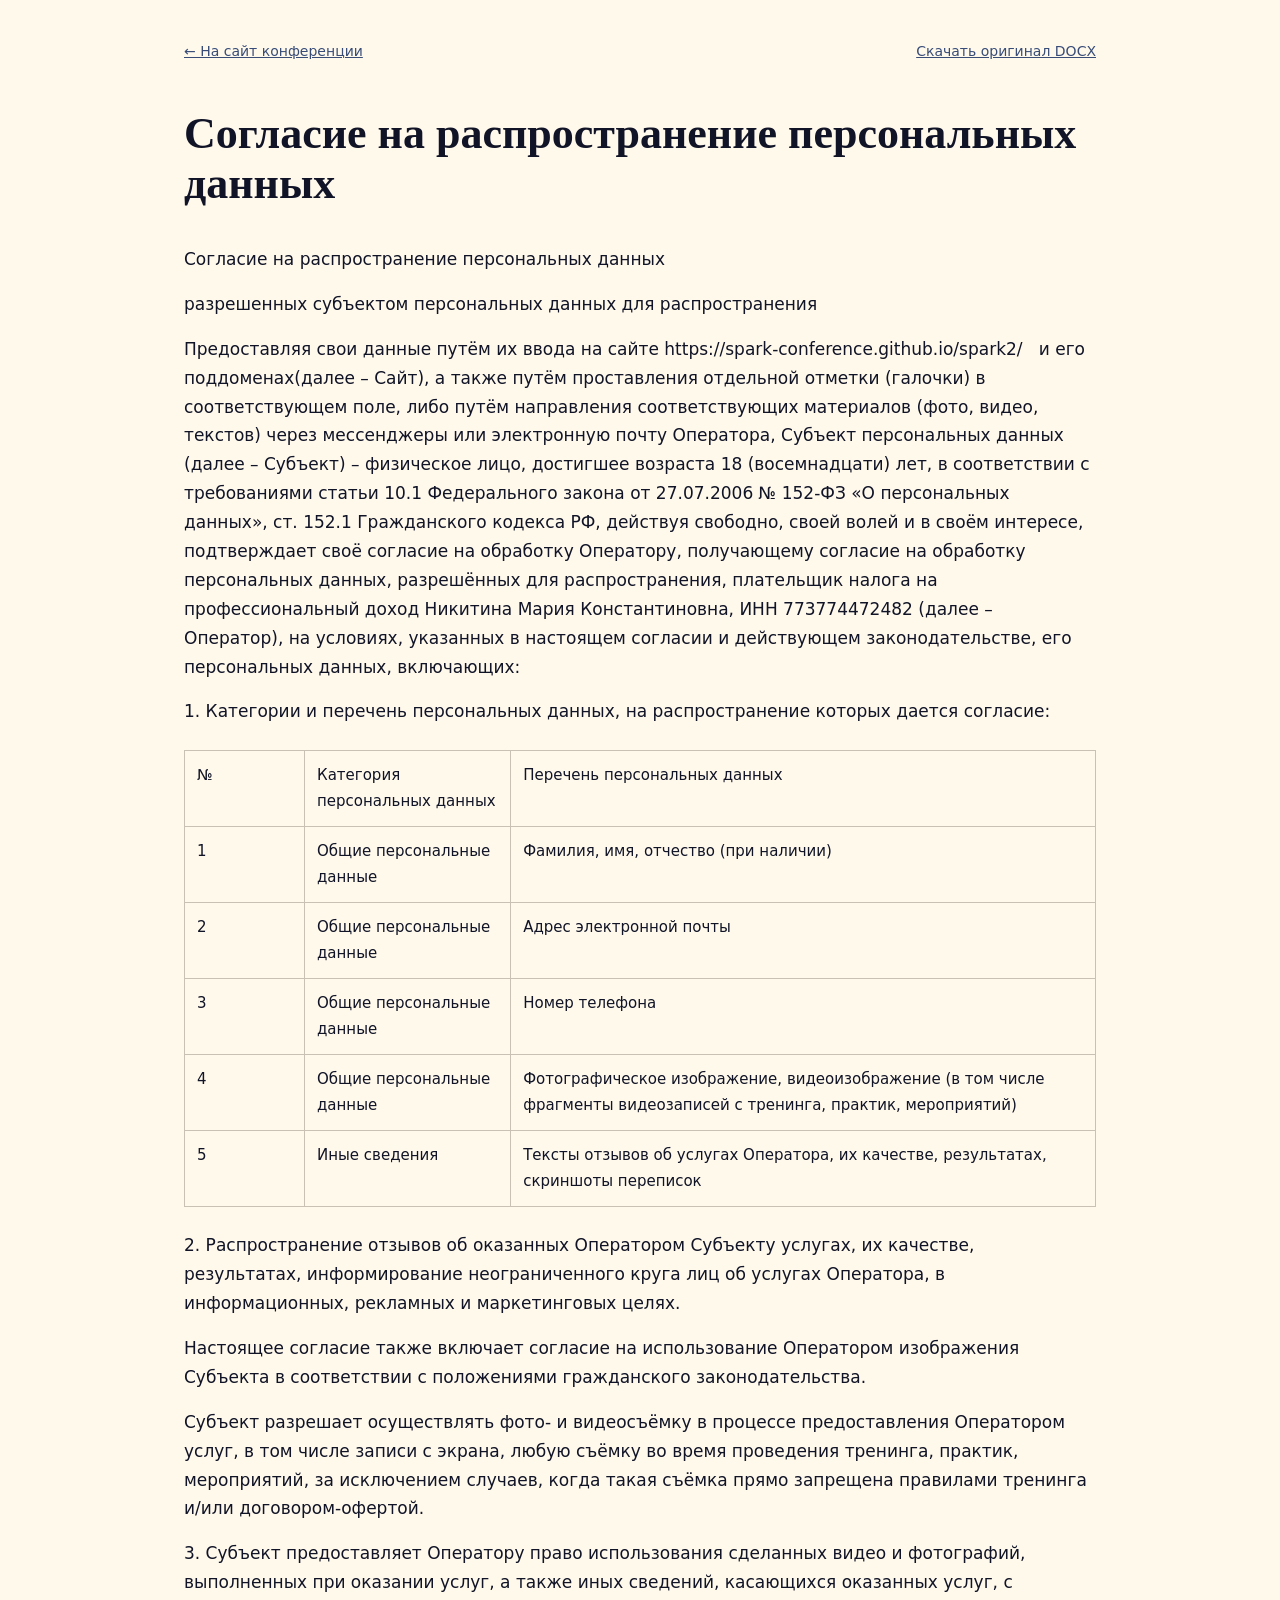
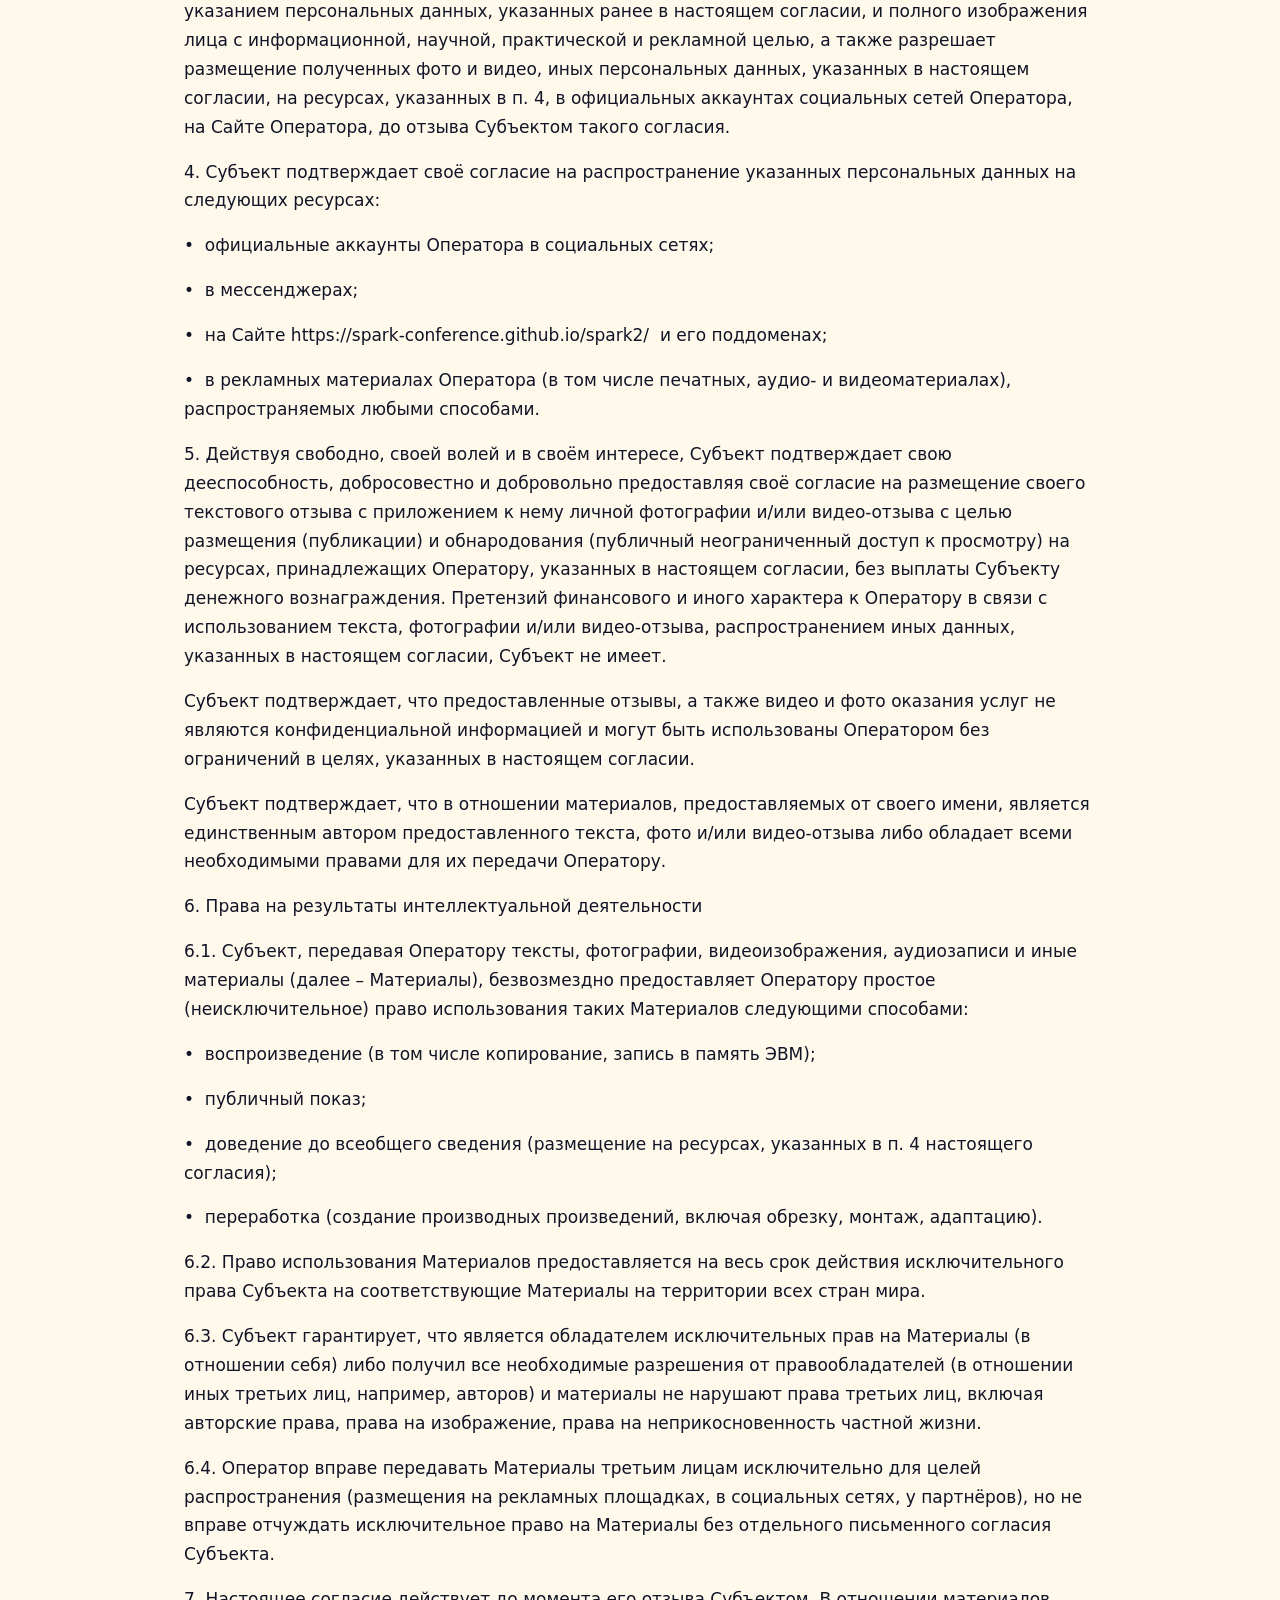
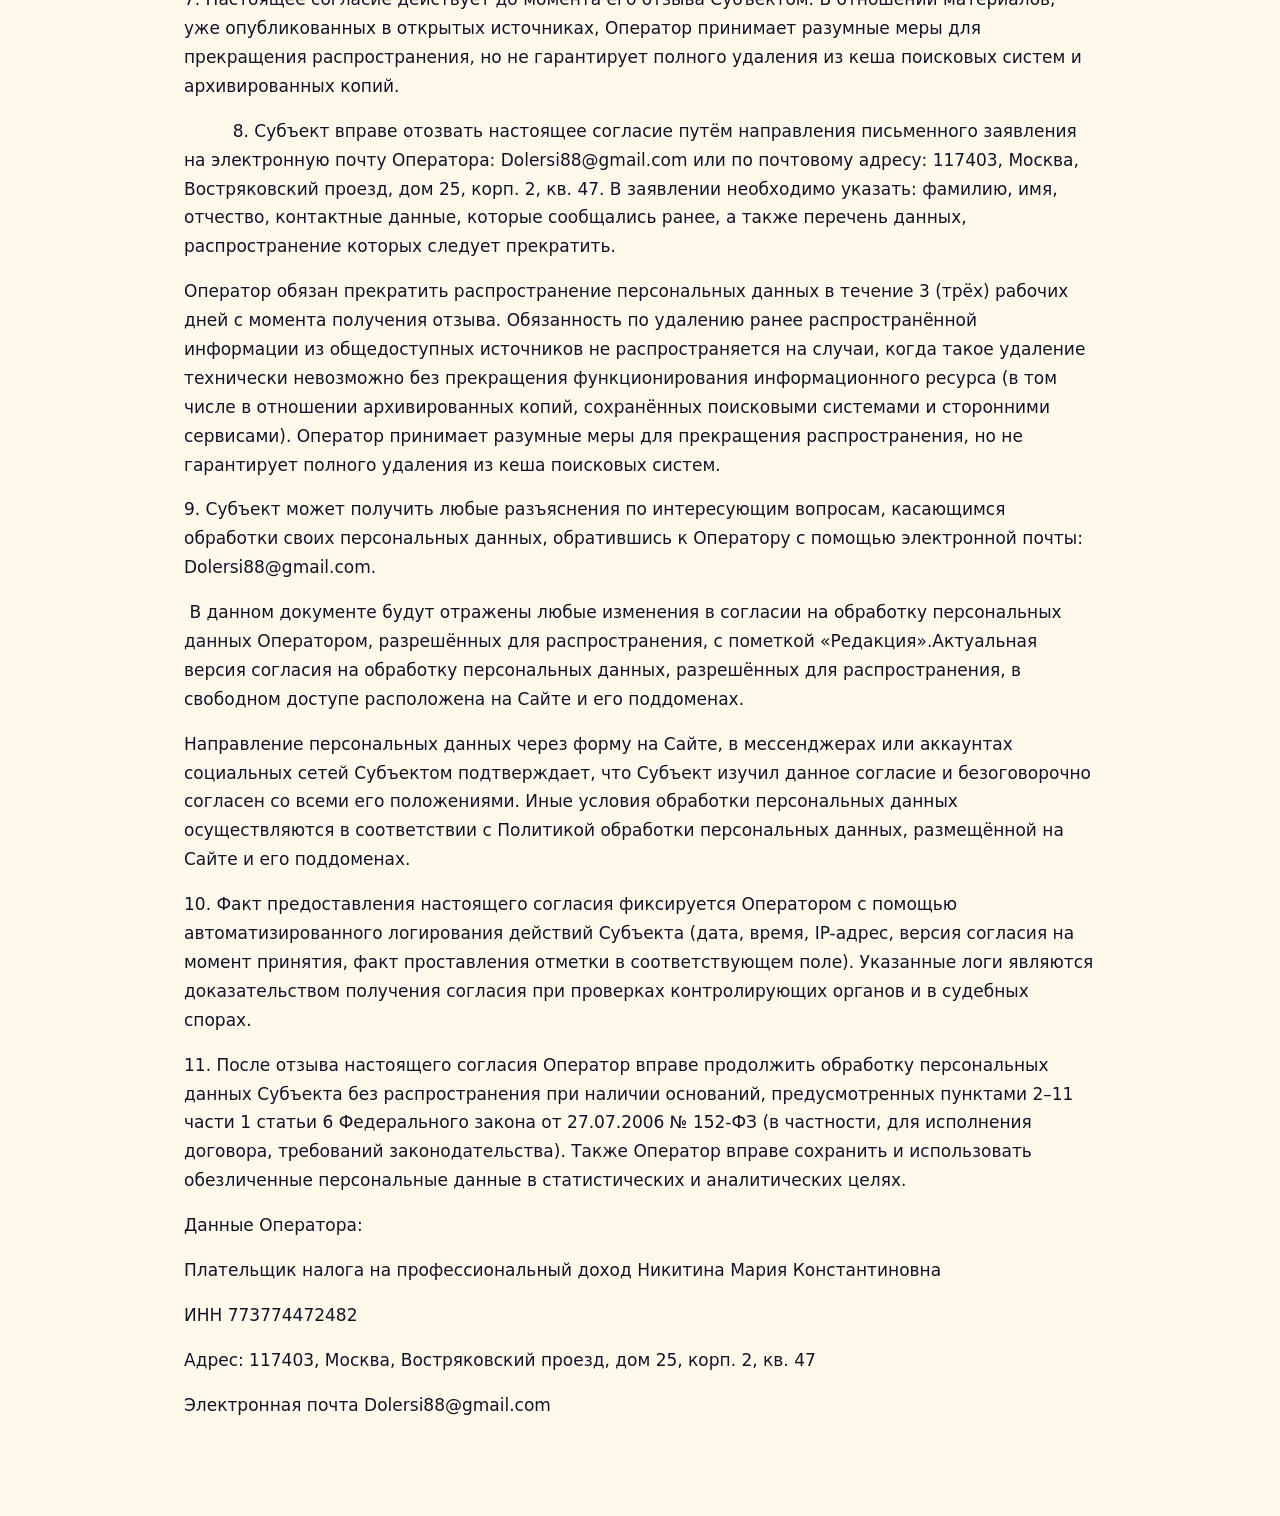
<file: legal/2026-10-22/distribution.html>
<!doctype html><html lang="ru"><head><meta charset="utf-8"><meta name="viewport" content="width=device-width,initial-scale=1"><meta name="referrer" content="no-referrer"><title>Согласие на распространение персональных данных — СПАРК</title><link rel="stylesheet" href="../legal.css"></head><body><main><nav><a href="../../index.html">← На сайт конференции</a><a href="distribution.docx" download>Скачать оригинал DOCX</a></nav><h1>Согласие на распространение персональных данных</h1><div class="legal-content"><p>Согласие на распространение персональных данных </p><p>разрешенных субъектом персональных данных для распространения </p><p>Предоставляя свои данные путём их ввода на сайте https://spark-conference.github.io/spark2/   и его поддоменах(далее – Сайт), а также путём проставления отдельной отметки (галочки) в соответствующем поле, либо путём направления соответствующих материалов (фото, видео, текстов) через мессенджеры или электронную почту Оператора, Субъект персональных данных (далее – Субъект) – физическое лицо, достигшее возраста 18 (восемнадцати) лет, в соответствии с требованиями статьи 10.1 Федерального закона от 27.07.2006 № 152-ФЗ «О персональных данных», ст. 152.1 Гражданского кодекса РФ, действуя свободно, своей волей и в своём интересе, подтверждает своё согласие на обработку Оператору, получающему согласие на обработку персональных данных, разрешённых для распространения, плательщик налога на профессиональный доход Никитина Мария Константиновна, ИНН 773774472482 (далее – Оператор), на условиях, указанных в настоящем согласии и действующем законодательстве, его персональных данных, включающих:</p><p>1. Категории и перечень персональных данных, на распространение которых дается согласие:</p><div class="legal-table"><table><tbody><tr><td><p>№</p></td><td><p>Категория персональных данных</p></td><td><p>Перечень персональных данных</p></td></tr><tr><td><p>1</p></td><td><p>Общие персональные данные</p></td><td><p>Фамилия, имя, отчество (при наличии)</p></td></tr><tr><td><p>2</p></td><td><p>Общие персональные данные</p></td><td><p>Адрес электронной почты </p></td></tr><tr><td><p>3</p></td><td><p>Общие персональные данные</p></td><td><p>Номер телефона</p></td></tr><tr><td><p>4</p></td><td><p>Общие персональные данные</p></td><td><p>Фотографическое изображение, видеоизображение (в том числе фрагменты видеозаписей с тренинга, практик, мероприятий)</p></td></tr><tr><td><p>5</p></td><td><p>Иные сведения</p></td><td><p>Тексты отзывов об услугах Оператора, их качестве, результатах, скриншоты переписок</p></td></tr></tbody></table></div><p>2. Распространение отзывов об оказанных Оператором Субъекту услугах, их качестве, результатах, информирование неограниченного круга лиц об услугах Оператора, в информационных, рекламных и маркетинговых целях.</p><p>Настоящее согласие также включает согласие на использование Оператором изображения Субъекта в соответствии с положениями гражданского законодательства.</p><p>Субъект разрешает осуществлять фото- и видеосъёмку в процессе предоставления Оператором услуг, в том числе записи с экрана, любую съёмку во время проведения тренинга, практик, мероприятий, за исключением случаев, когда такая съёмка прямо запрещена правилами тренинга и/или договором-офертой.</p><p>3. Субъект предоставляет Оператору право использования сделанных видео и фотографий, выполненных при оказании услуг, а также иных сведений, касающихся оказанных услуг, с указанием персональных данных, указанных ранее в настоящем согласии, и полного изображения лица с информационной, научной, практической и рекламной целью, а также разрешает размещение полученных фото и видео, иных персональных данных, указанных в настоящем согласии, на ресурсах, указанных в п. 4, в официальных аккаунтах социальных сетей Оператора, на Сайте Оператора, до отзыва Субъектом такого согласия.</p><p>4. Субъект подтверждает своё согласие на распространение указанных персональных данных на следующих ресурсах:</p><p>•  официальные аккаунты Оператора в социальных сетях;</p><p>•  в мессенджерах;</p><p>•  на Сайте https://spark-conference.github.io/spark2/  и его поддоменах;</p><p>•  в рекламных материалах Оператора (в том числе печатных, аудио- и видеоматериалах), распространяемых любыми способами.</p><p>5. Действуя свободно, своей волей и в своём интересе, Субъект подтверждает свою дееспособность, добросовестно и добровольно предоставляя своё согласие на размещение своего текстового отзыва с приложением к нему личной фотографии и/или видео-отзыва с целью размещения (публикации) и обнародования (публичный неограниченный доступ к просмотру) на ресурсах, принадлежащих Оператору, указанных в настоящем согласии, без выплаты Субъекту денежного вознаграждения. Претензий финансового и иного характера к Оператору в связи с использованием текста, фотографии и/или видео-отзыва, распространением иных данных, указанных в настоящем согласии, Субъект не имеет.</p><p>Субъект подтверждает, что предоставленные отзывы, а также видео и фото оказания услуг не являются конфиденциальной информацией и могут быть использованы Оператором без ограничений в целях, указанных в настоящем согласии.</p><p>Субъект подтверждает, что в отношении материалов, предоставляемых от своего имени, является единственным автором предоставленного текста, фото и/или видео-отзыва либо обладает всеми необходимыми правами для их передачи Оператору.</p><p>6. Права на результаты интеллектуальной деятельности</p><p>6.1. Субъект, передавая Оператору тексты, фотографии, видеоизображения, аудиозаписи и иные материалы (далее – Материалы), безвозмездно предоставляет Оператору простое (неисключительное) право использования таких Материалов следующими способами:</p><p>•  воспроизведение (в том числе копирование, запись в память ЭВМ);</p><p>•  публичный показ;</p><p>•  доведение до всеобщего сведения (размещение на ресурсах, указанных в п. 4 настоящего согласия);</p><p>•  переработка (создание производных произведений, включая обрезку, монтаж, адаптацию).</p><p>6.2. Право использования Материалов предоставляется на весь срок действия исключительного права Субъекта на соответствующие Материалы на территории всех стран мира.</p><p>6.3. Субъект гарантирует, что является обладателем исключительных прав на Материалы (в отношении себя) либо получил все необходимые разрешения от правообладателей (в отношении иных третьих лиц, например, авторов) и материалы не нарушают права третьих лиц, включая авторские права, права на изображение, права на неприкосновенность частной жизни.</p><p>6.4. Оператор вправе передавать Материалы третьим лицам исключительно для целей распространения (размещения на рекламных площадках, в социальных сетях, у партнёров), но не вправе отчуждать исключительное право на Материалы без отдельного письменного согласия Субъекта.</p><p>7. Настоящее согласие действует до момента его отзыва Субъектом. В отношении материалов, уже опубликованных в открытых источниках, Оператор принимает разумные меры для прекращения распространения, но не гарантирует полного удаления из кеша поисковых систем и архивированных копий.</p><p>         8. Субъект вправе отозвать настоящее согласие путём направления письменного заявления на электронную почту Оператора: Dolersi88@gmail.com или по почтовому адресу: 117403, Москва, Востряковский проезд, дом 25, корп. 2, кв. 47. В заявлении необходимо указать: фамилию, имя, отчество, контактные данные, которые сообщались ранее, а также перечень данных, распространение которых следует прекратить.</p><p>Оператор обязан прекратить распространение персональных данных в течение 3 (трёх) рабочих дней с момента получения отзыва. Обязанность по удалению ранее распространённой информации из общедоступных источников не распространяется на случаи, когда такое удаление технически невозможно без прекращения функционирования информационного ресурса (в том числе в отношении архивированных копий, сохранённых поисковыми системами и сторонними сервисами). Оператор принимает разумные меры для прекращения распространения, но не гарантирует полного удаления из кеша поисковых систем.</p><p>9. Субъект может получить любые разъяснения по интересующим вопросам, касающимся обработки своих персональных данных, обратившись к Оператору с помощью электронной почты: Dolersi88@gmail.com.</p><p> В данном документе будут отражены любые изменения в согласии на обработку персональных данных Оператором, разрешённых для распространения, с пометкой «Редакция».Актуальная версия согласия на обработку персональных данных, разрешённых для распространения, в свободном доступе расположена на Сайте и его поддоменах.</p><p>Направление персональных данных через форму на Сайте, в мессенджерах или аккаунтах социальных сетей Субъектом подтверждает, что Субъект изучил данное согласие и безоговорочно согласен со всеми его положениями. Иные условия обработки персональных данных осуществляются в соответствии с Политикой обработки персональных данных, размещённой на Сайте и его поддоменах.</p><p>10. Факт предоставления настоящего согласия фиксируется Оператором с помощью автоматизированного логирования действий Субъекта (дата, время, IP-адрес, версия согласия на момент принятия, факт проставления отметки в соответствующем поле). Указанные логи являются доказательством получения согласия при проверках контролирующих органов и в судебных спорах.</p><p>11. После отзыва настоящего согласия Оператор вправе продолжить обработку персональных данных Субъекта без распространения при наличии оснований, предусмотренных пунктами 2–11 части 1 статьи 6 Федерального закона от 27.07.2006 № 152-ФЗ (в частности, для исполнения договора, требований законодательства). Также Оператор вправе сохранить и использовать обезличенные персональные данные в статистических и аналитических целях.</p><p>Данные Оператора:</p><p>Плательщик налога на профессиональный доход Никитина Мария Константиновна</p><p>ИНН 773774472482</p><p>Адрес: 117403, Москва, Востряковский проезд, дом 25, корп. 2, кв. 47</p><p>Электронная почта Dolersi88@gmail.com</p></div></main></body></html>
</file>
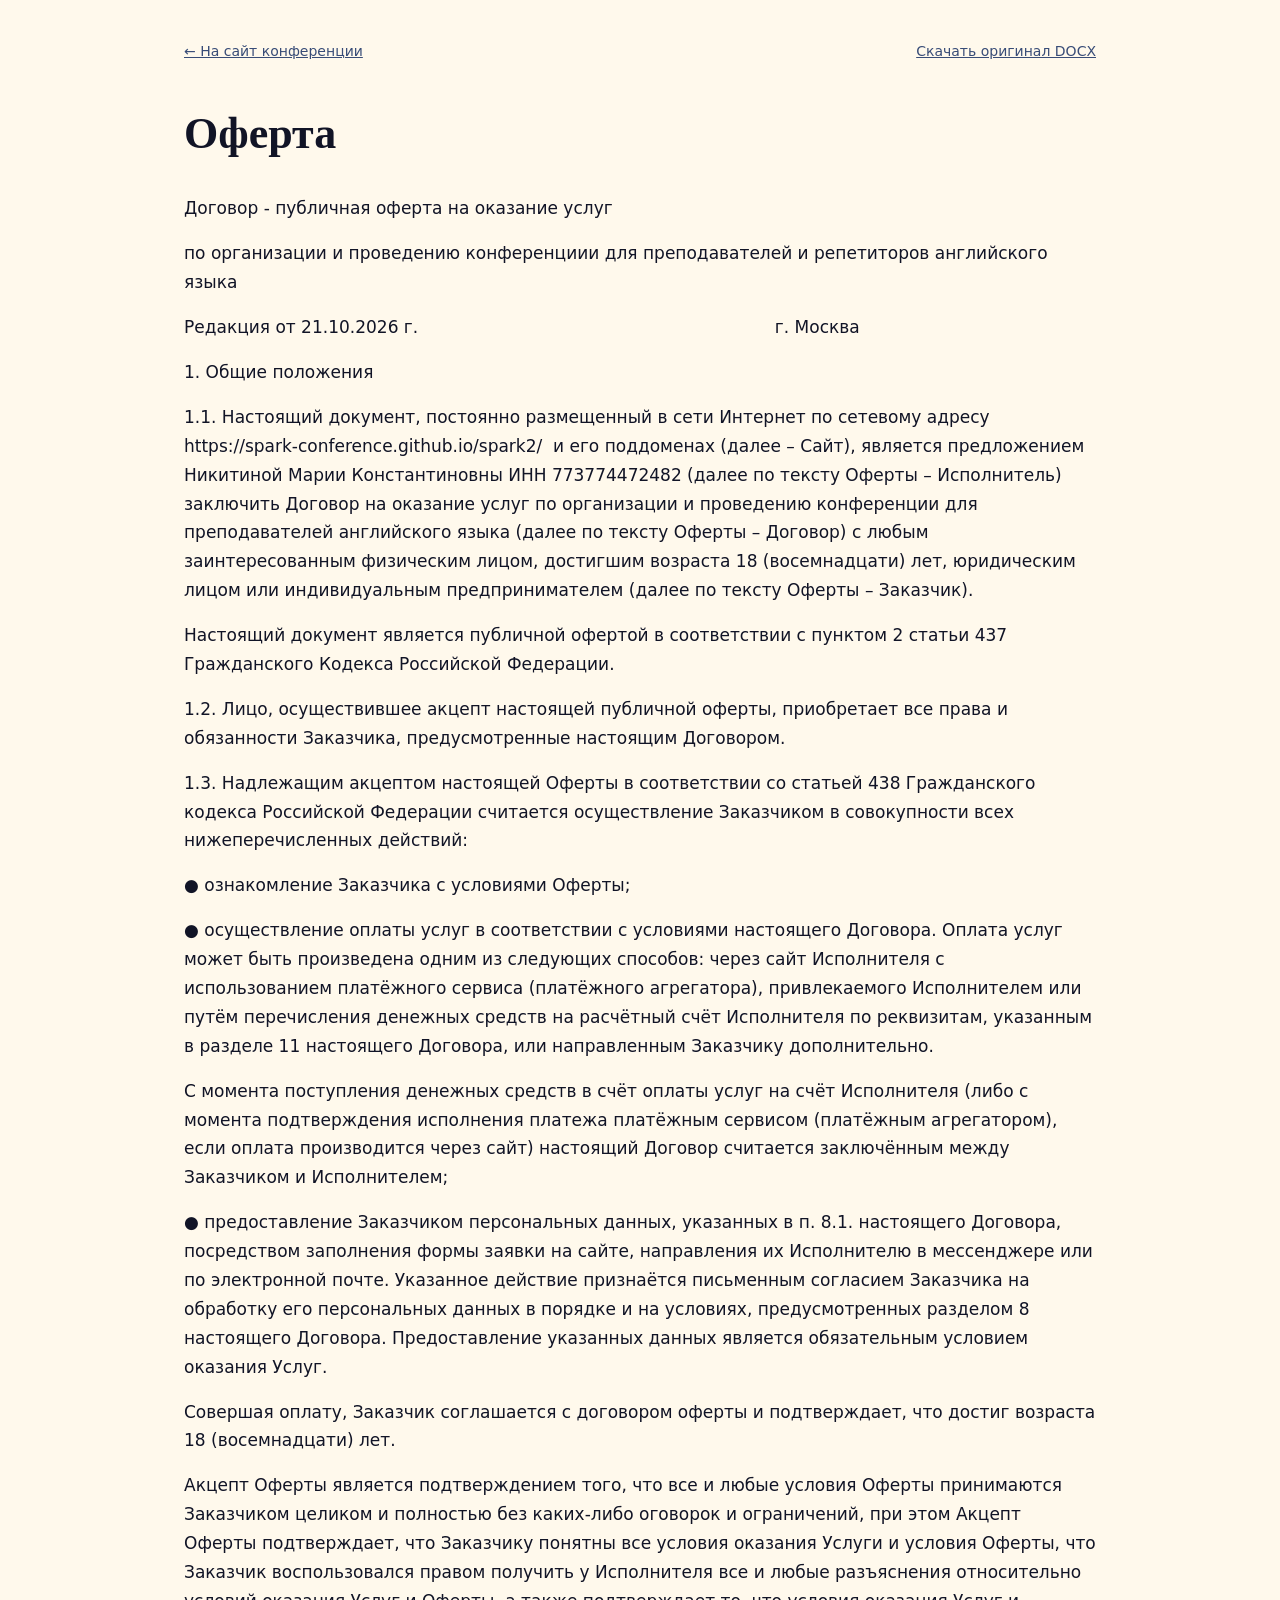
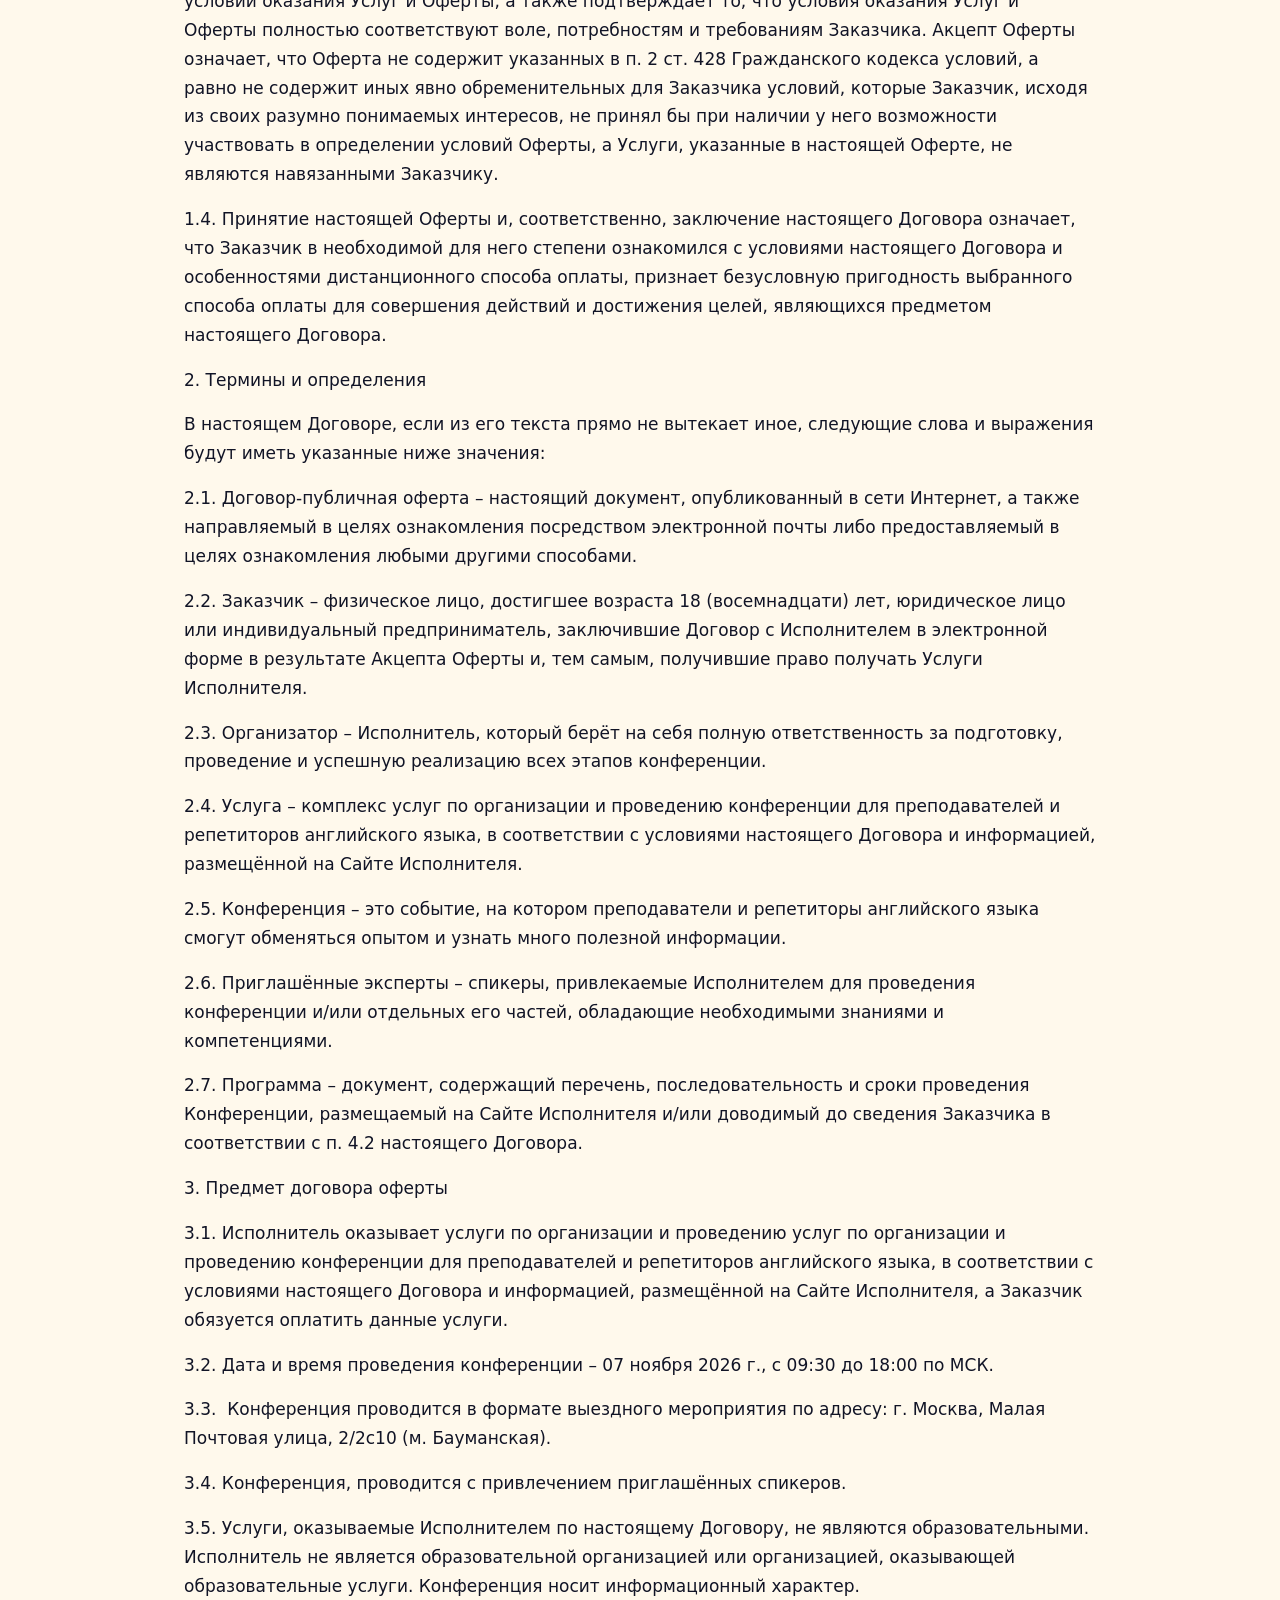
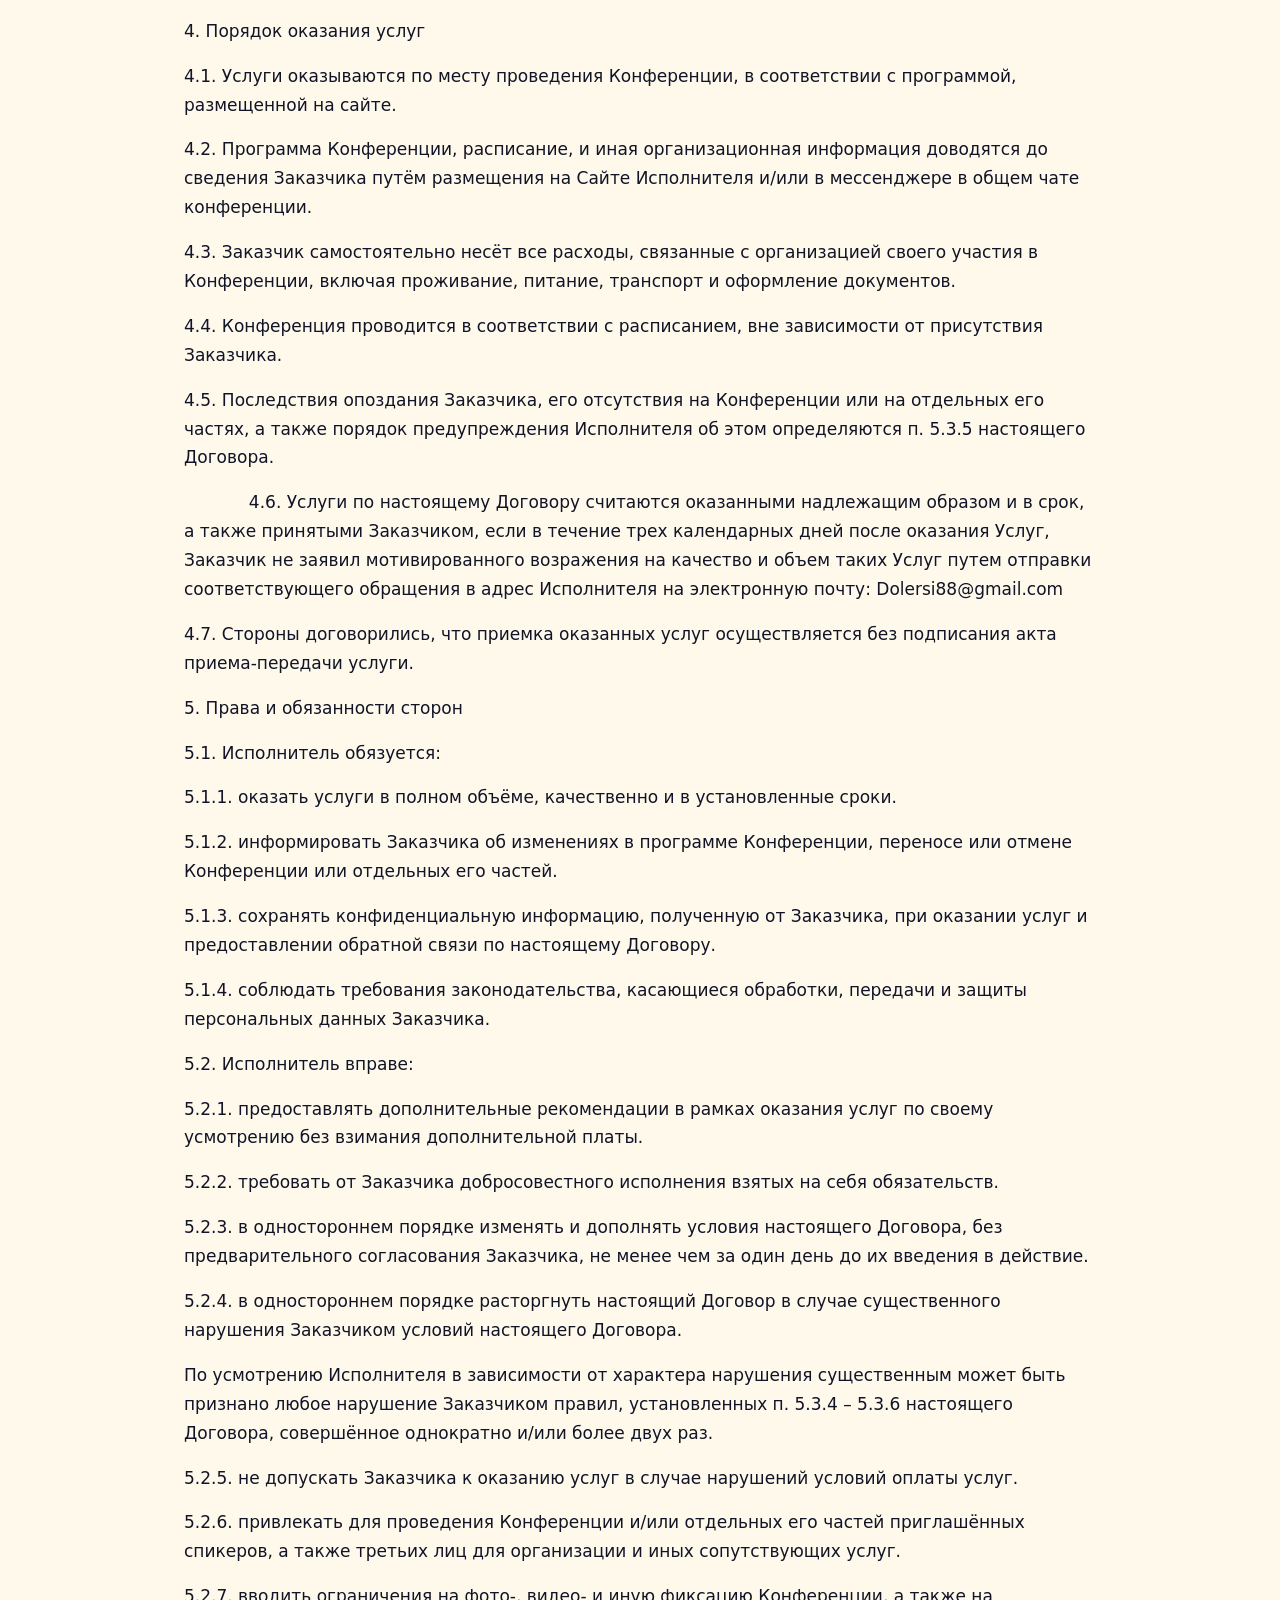
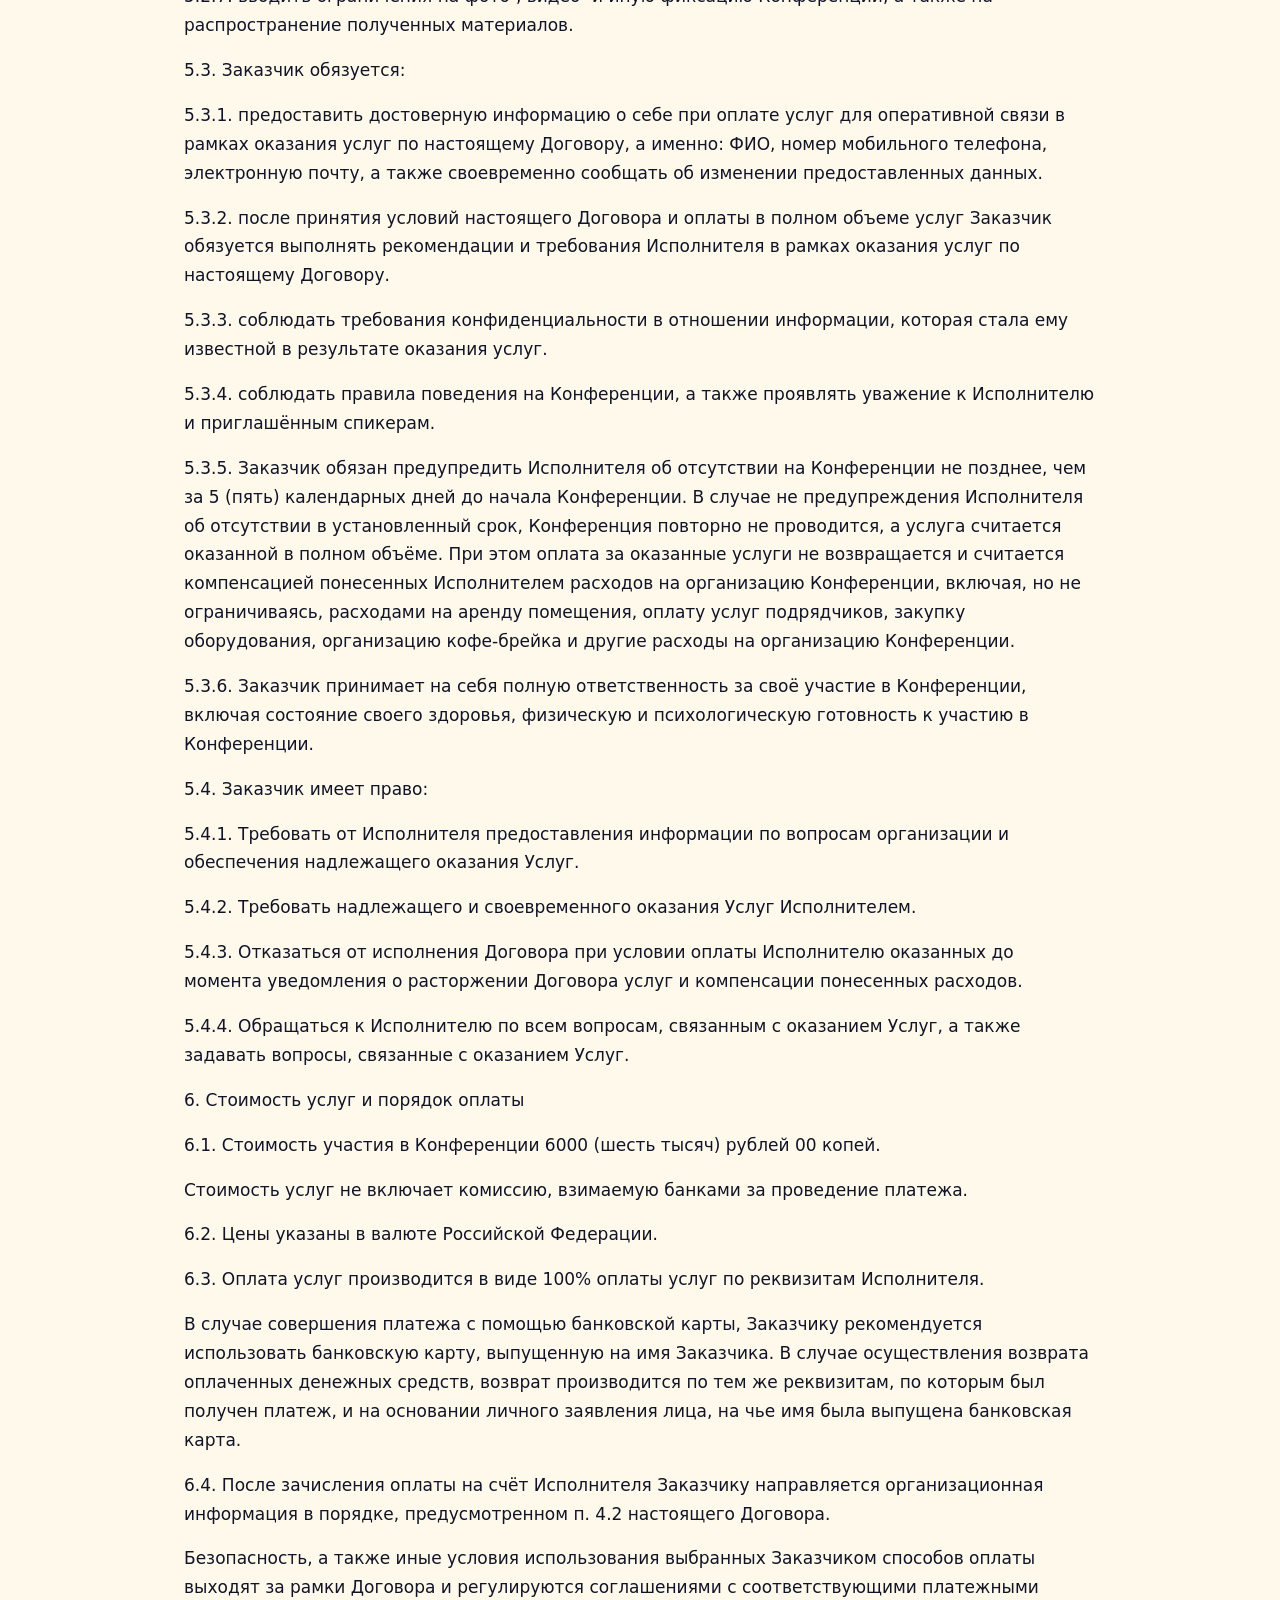
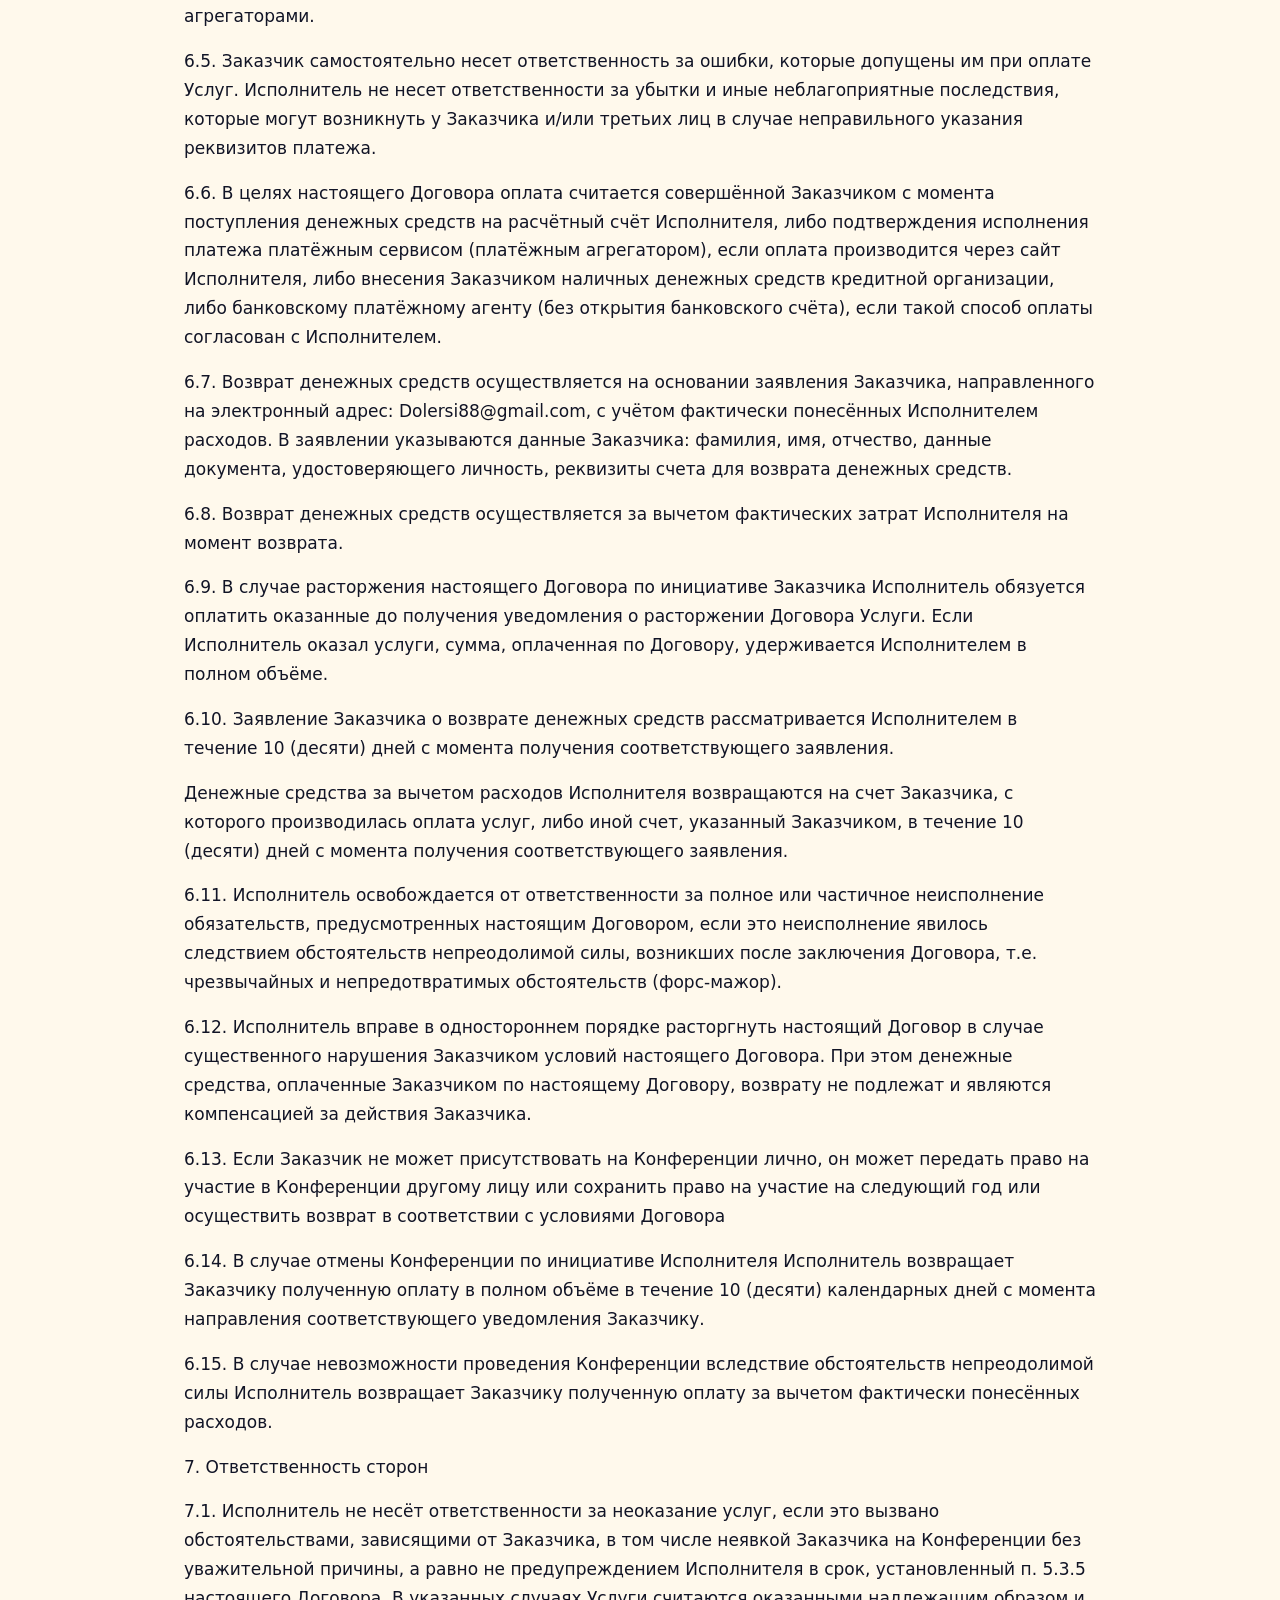
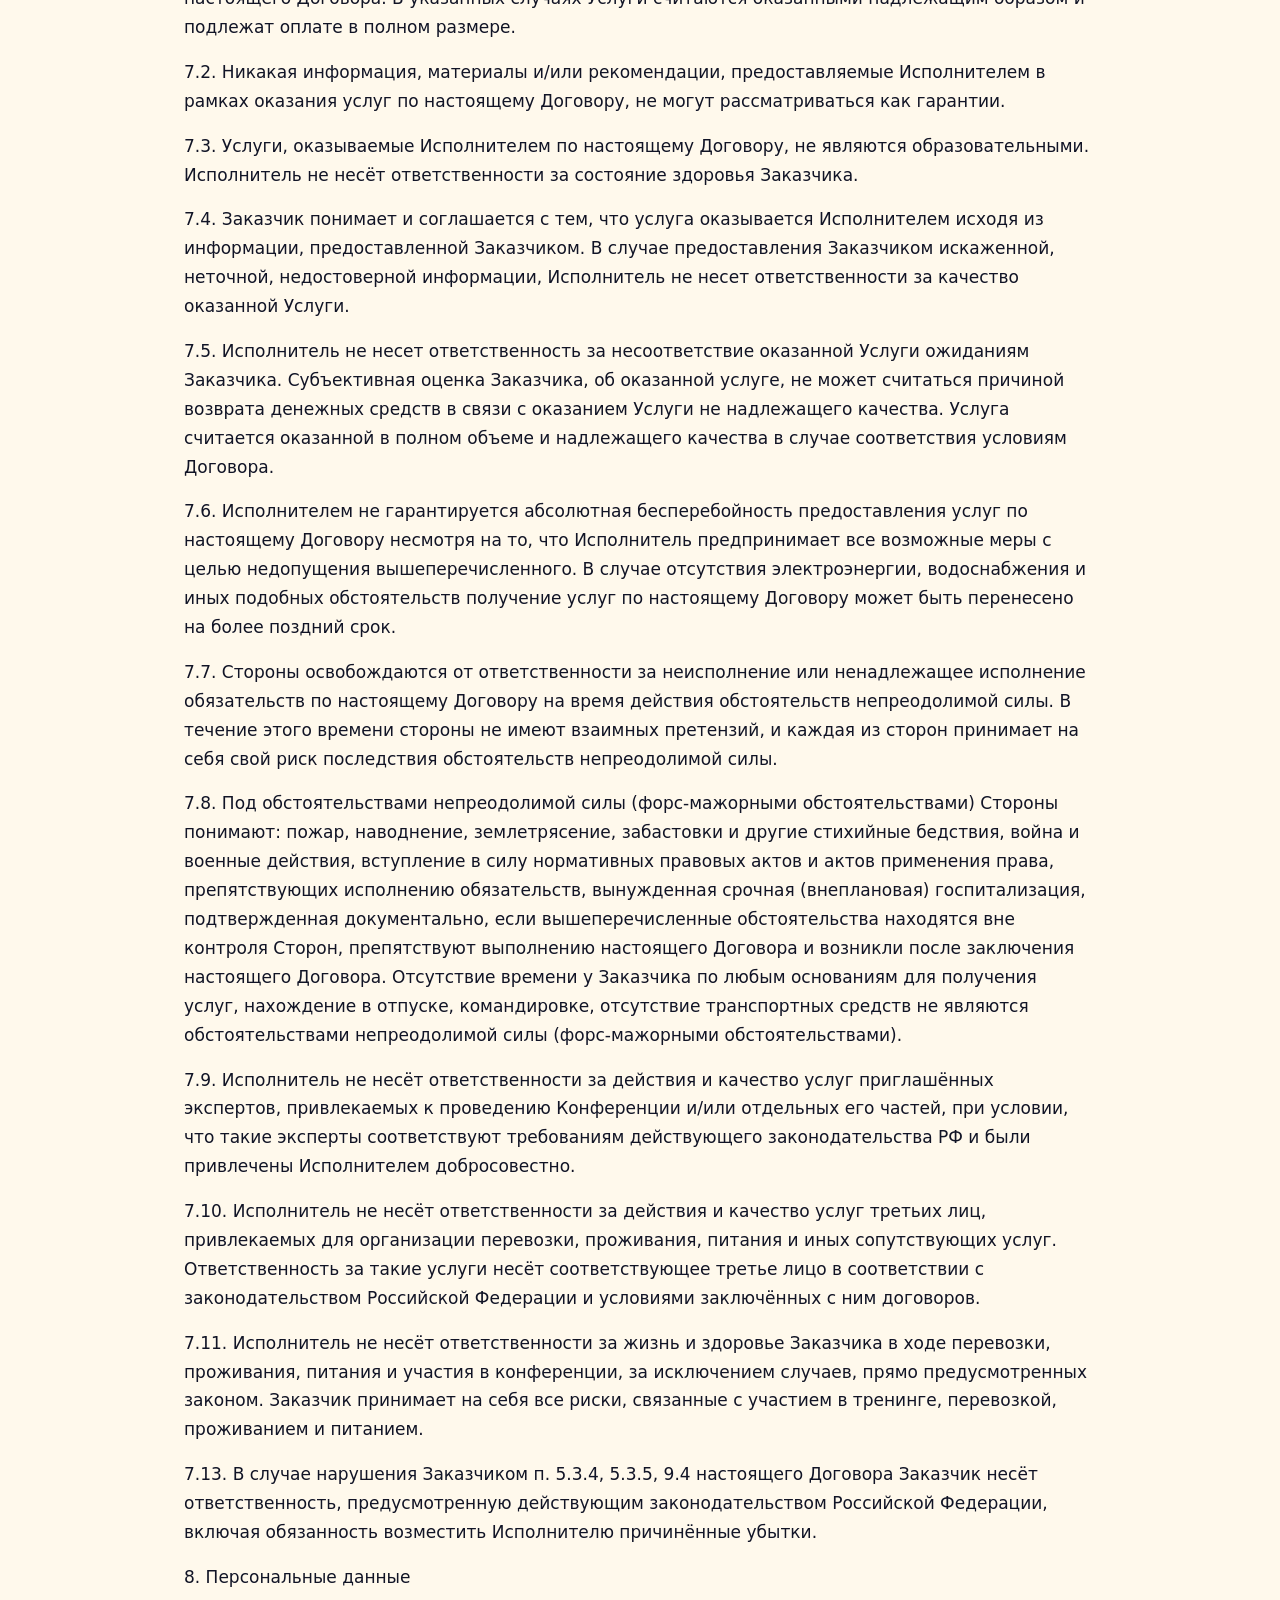
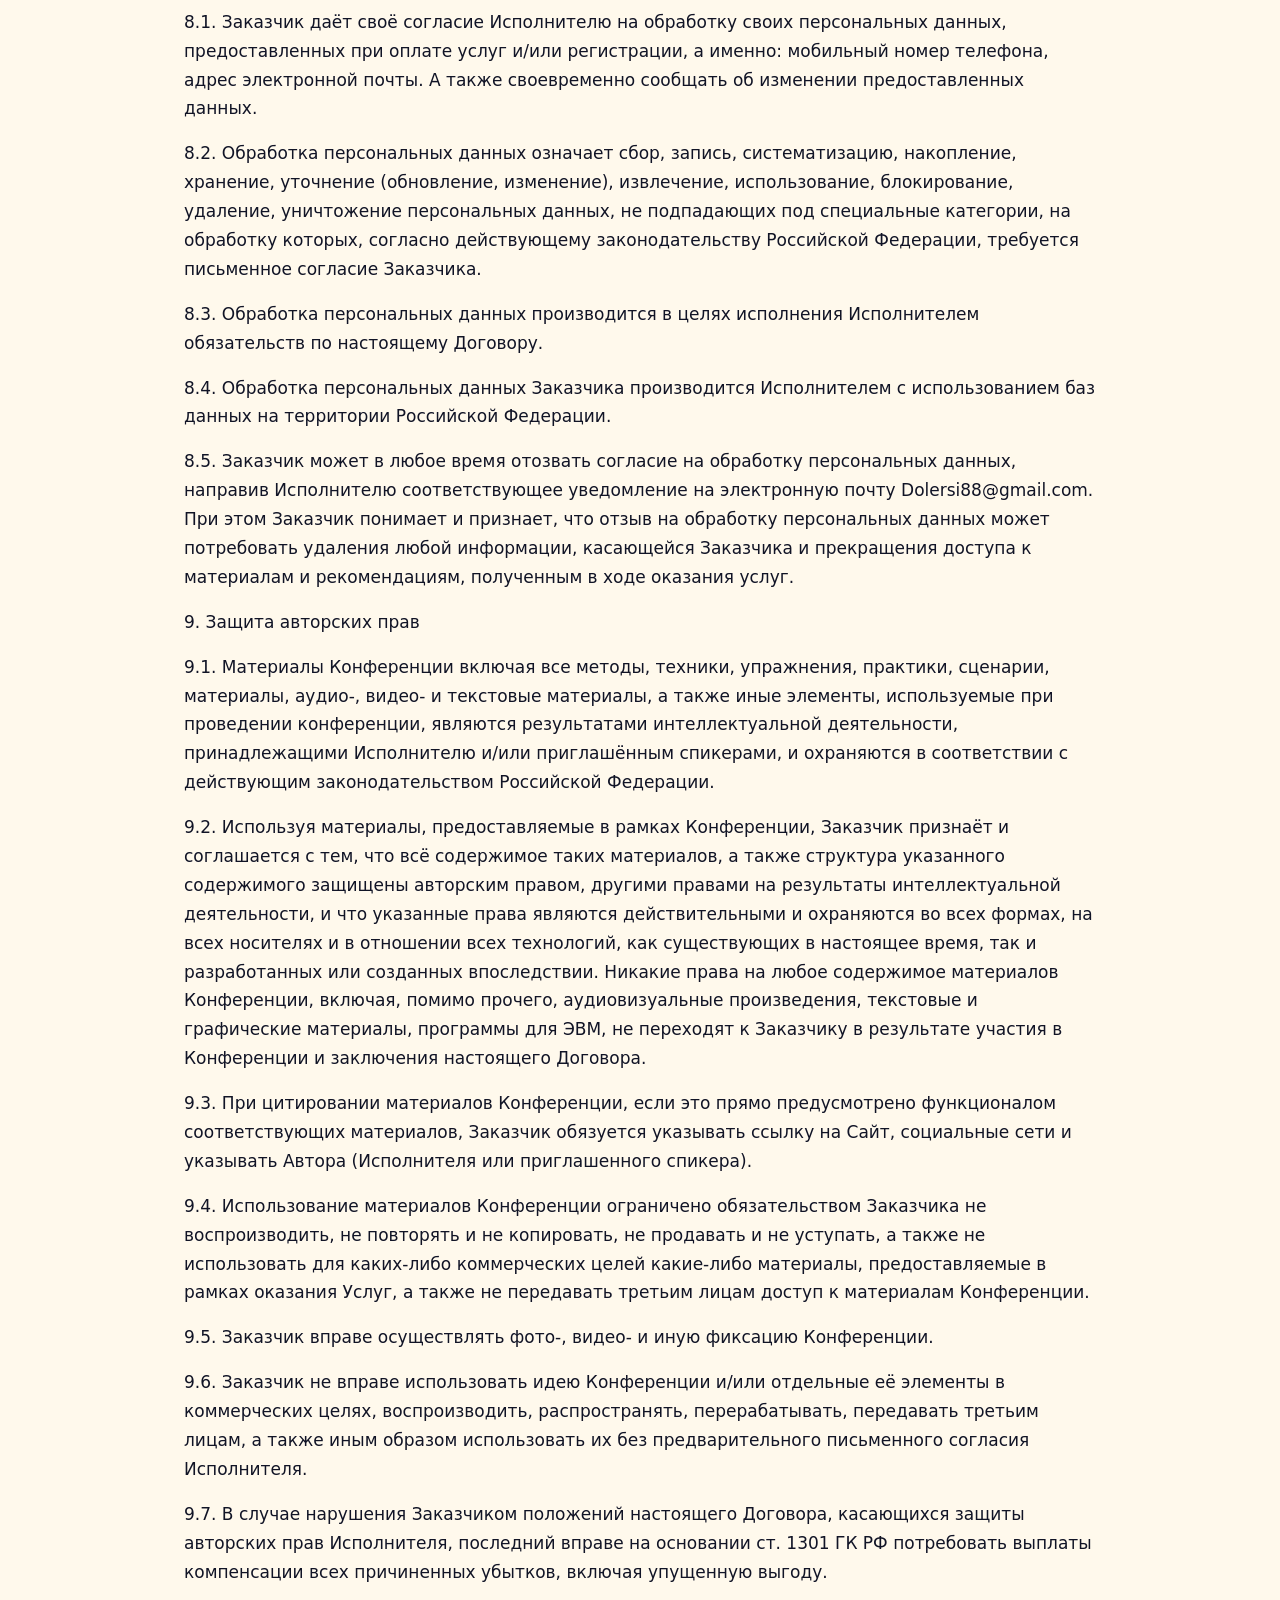
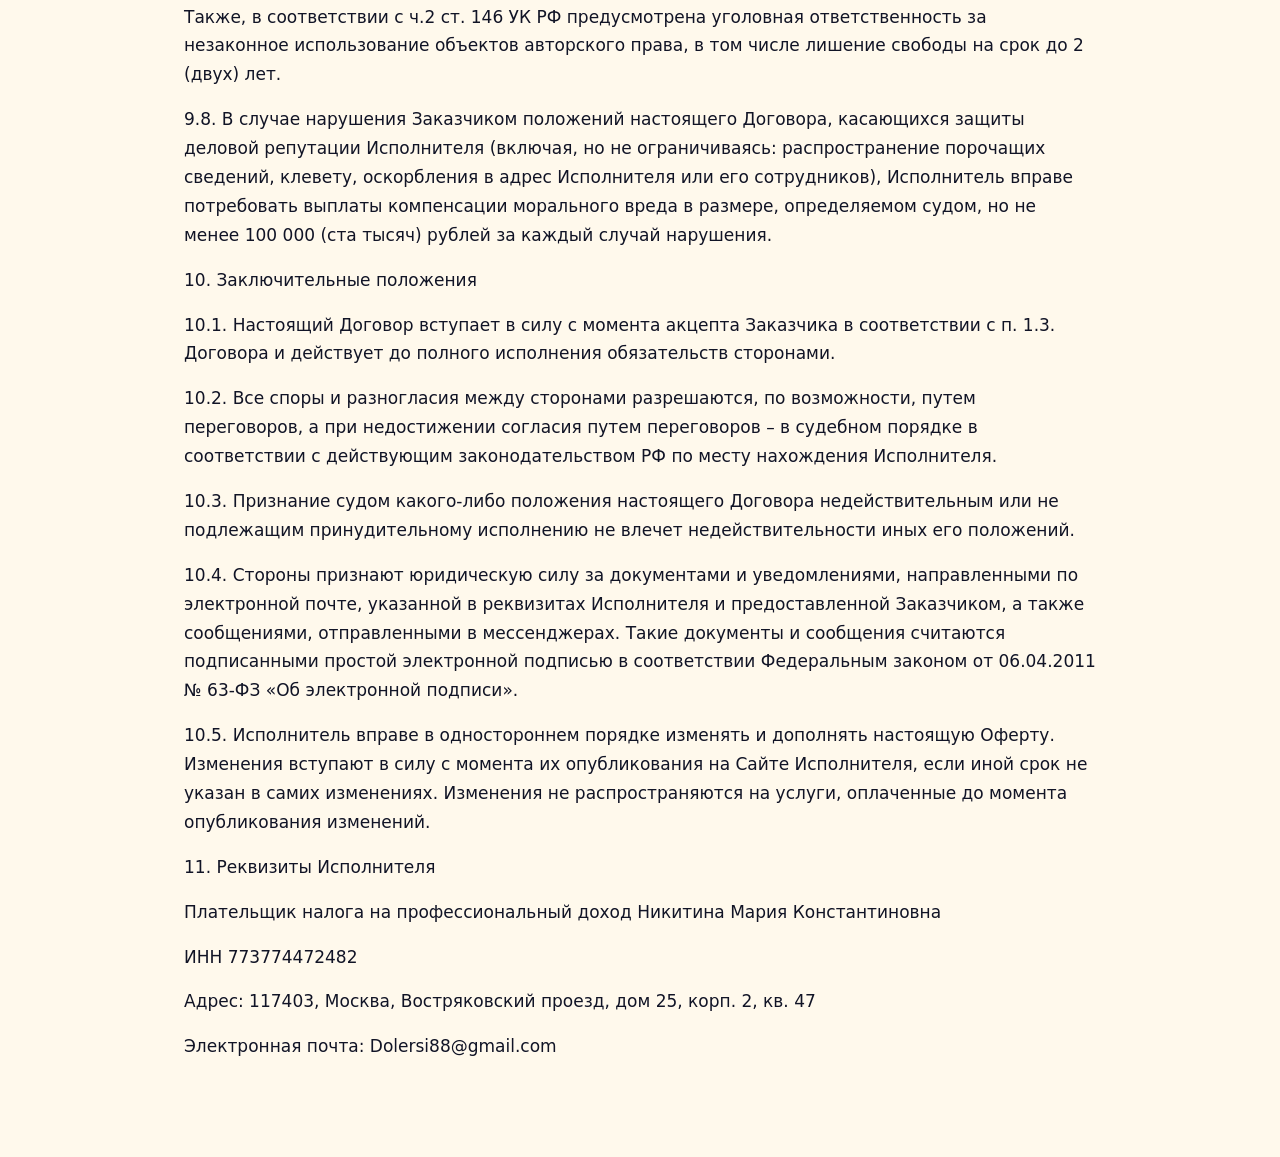
<file: legal/2026-10-22/offer.html>
<!doctype html><html lang="ru"><head><meta charset="utf-8"><meta name="viewport" content="width=device-width,initial-scale=1"><meta name="referrer" content="no-referrer"><title>Оферта — СПАРК</title><link rel="stylesheet" href="../legal.css"></head><body><main><nav><a href="../../index.html">← На сайт конференции</a><a href="offer.docx" download>Скачать оригинал DOCX</a></nav><h1>Оферта</h1><div class="legal-content"><p>Договор - публичная оферта на оказание услуг</p><p>по организации и проведению конференциии для преподавателей и репетиторов английского языка</p><p>Редакция от 21.10.2026 г.                                                                  г. Москва</p><p>1. Общие положения</p><p>1.1. Настоящий документ, постоянно размещенный в сети Интернет по сетевому адресу https://spark-conference.github.io/spark2/  и его поддоменах (далее – Сайт), является предложением Никитиной Марии Константиновны ИНН 773774472482 (далее по тексту Оферты – Исполнитель) заключить Договор на оказание услуг по организации и проведению конференции для преподавателей английского языка (далее по тексту Оферты – Договор) с любым заинтересованным физическим лицом, достигшим возраста 18 (восемнадцати) лет, юридическим лицом или индивидуальным предпринимателем (далее по тексту Оферты – Заказчик).</p><p>Настоящий документ является публичной офертой в соответствии с пунктом 2 статьи 437 Гражданского Кодекса Российской Федерации. </p><p>1.2. Лицо, осуществившее акцепт настоящей публичной оферты, приобретает все права и обязанности Заказчика, предусмотренные настоящим Договором.</p><p>1.3. Надлежащим акцептом настоящей Оферты в соответствии со статьей 438 Гражданского кодекса Российской Федерации считается осуществление Заказчиком в совокупности всех нижеперечисленных действий:</p><p>● ознакомление Заказчика с условиями Оферты;</p><p>● осуществление оплаты услуг в соответствии с условиями настоящего Договора. Оплата услуг может быть произведена одним из следующих способов: через сайт Исполнителя с использованием платёжного сервиса (платёжного агрегатора), привлекаемого Исполнителем или путём перечисления денежных средств на расчётный счёт Исполнителя по реквизитам, указанным в разделе 11 настоящего Договора, или направленным Заказчику дополнительно.</p><p>С момента поступления денежных средств в счёт оплаты услуг на счёт Исполнителя (либо с момента подтверждения исполнения платежа платёжным сервисом (платёжным агрегатором), если оплата производится через сайт) настоящий Договор считается заключённым между Заказчиком и Исполнителем;</p><p>● предоставление Заказчиком персональных данных, указанных в п. 8.1. настоящего Договора, посредством заполнения формы заявки на сайте, направления их Исполнителю в мессенджере или по электронной почте. Указанное действие признаётся письменным согласием Заказчика на обработку его персональных данных в порядке и на условиях, предусмотренных разделом 8 настоящего Договора. Предоставление указанных данных является обязательным условием оказания Услуг.</p><p>Совершая оплату, Заказчик соглашается с договором оферты и подтверждает, что достиг возраста 18 (восемнадцати) лет.</p><p>Акцепт Оферты является подтверждением того, что все и любые условия Оферты принимаются Заказчиком целиком и полностью без каких-либо оговорок и ограничений, при этом Акцепт Оферты подтверждает, что Заказчику понятны все условия оказания Услуги и условия Оферты, что Заказчик воспользовался правом получить у Исполнителя все и любые разъяснения относительно условий оказания Услуг и Оферты, а также подтверждает то, что условия оказания Услуг и Оферты полностью соответствуют воле, потребностям и требованиям Заказчика. Акцепт Оферты означает, что Оферта не содержит указанных в п. 2 ст. 428 Гражданского кодекса условий, а равно не содержит иных явно обременительных для Заказчика условий, которые Заказчик, исходя из своих разумно понимаемых интересов, не принял бы при наличии у него возможности участвовать в определении условий Оферты, а Услуги, указанные в настоящей Оферте, не являются навязанными Заказчику.</p><p>1.4. Принятие настоящей Оферты и, соответственно, заключение настоящего Договора означает, что Заказчик в необходимой для него степени ознакомился с условиями настоящего Договора и особенностями дистанционного способа оплаты, признает безусловную пригодность выбранного способа оплаты для совершения действий и достижения целей, являющихся предметом настоящего Договора.</p><p>2. Термины и определения</p><p>В настоящем Договоре, если из его текста прямо не вытекает иное, следующие слова и выражения будут иметь указанные ниже значения:</p><p>2.1. Договор-публичная оферта – настоящий документ, опубликованный в сети Интернет, а также направляемый в целях ознакомления посредством электронной почты либо предоставляемый в целях ознакомления любыми другими способами.</p><p>2.2. Заказчик – физическое лицо, достигшее возраста 18 (восемнадцати) лет, юридическое лицо или индивидуальный предприниматель, заключившие Договор с Исполнителем в электронной форме в результате Акцепта Оферты и, тем самым, получившие право получать Услуги Исполнителя.</p><p>2.3. Организатор – Исполнитель, который берёт на себя полную ответственность за подготовку, проведение и успешную реализацию всех этапов конференции. </p><p>2.4. Услуга – комплекс услуг по организации и проведению конференции для преподавателей и репетиторов английского языка, в соответствии с условиями настоящего Договора и информацией, размещённой на Сайте Исполнителя.</p><p>2.5. Конференция – это событие, на котором преподаватели и репетиторы английского языка смогут обменяться опытом и узнать много полезной информации. </p><p>2.6. Приглашённые эксперты – спикеры, привлекаемые Исполнителем для проведения конференции и/или отдельных его частей, обладающие необходимыми знаниями и компетенциями.</p><p>2.7. Программа – документ, содержащий перечень, последовательность и сроки проведения Конференции, размещаемый на Сайте Исполнителя и/или доводимый до сведения Заказчика в соответствии с п. 4.2 настоящего Договора.</p><p>3. Предмет договора оферты</p><p>3.1. Исполнитель оказывает услуги по организации и проведению услуг по организации и проведению конференции для преподавателей и репетиторов английского языка, в соответствии с условиями настоящего Договора и информацией, размещённой на Сайте Исполнителя, а Заказчик обязуется оплатить данные услуги.</p><p>3.2. Дата и время проведения конференции – 07 ноября 2026 г., с 09:30 до 18:00 по МСК.</p><p>3.3.  Конференция проводится в формате выездного мероприятия по адресу: г. Москва, Малая Почтовая улица, 2/2с10 (м. Бауманская).</p><p>3.4. Конференция, проводится с привлечением приглашённых спикеров.</p><p>3.5. Услуги, оказываемые Исполнителем по настоящему Договору, не являются образовательными. Исполнитель не является образовательной организацией или организацией, оказывающей образовательные услуги. Конференция носит информационный характер.  </p><p>4. Порядок оказания услуг</p><p>4.1. Услуги оказываются по месту проведения Конференции, в соответствии с программой, размещенной на сайте.</p><p>4.2. Программа Конференции, расписание, и иная организационная информация доводятся до сведения Заказчика путём размещения на Сайте Исполнителя и/или в мессенджере в общем чате конференции.</p><p>4.3. Заказчик самостоятельно несёт все расходы, связанные с организацией своего участия в Конференции, включая проживание, питание, транспорт и оформление документов.</p><p>4.4. Конференция проводится в соответствии с расписанием, вне зависимости от присутствия Заказчика. </p><p>4.5. Последствия опоздания Заказчика, его отсутствия на Конференции или на отдельных его частях, а также порядок предупреждения Исполнителя об этом определяются п. 5.3.5 настоящего Договора.</p><p>            4.6. Услуги по настоящему Договору считаются оказанными надлежащим образом и в срок, а также принятыми Заказчиком, если в течение трех календарных дней после оказания Услуг, Заказчик не заявил мотивированного возражения на качество и объем таких Услуг путем отправки соответствующего обращения в адрес Исполнителя на электронную почту: Dolersi88@gmail.com  </p><p>4.7. Стороны договорились, что приемка оказанных услуг осуществляется без подписания акта приема-передачи услуги.</p><p>5. Права и обязанности сторон</p><p>5.1. Исполнитель обязуется:</p><p>5.1.1. оказать услуги в полном объёме, качественно и в установленные сроки.</p><p>5.1.2. информировать Заказчика об изменениях в программе Конференции, переносе или отмене Конференции или отдельных его частей.</p><p>5.1.3. сохранять конфиденциальную информацию, полученную от Заказчика, при оказании услуг и предоставлении обратной связи по настоящему Договору. </p><p>5.1.4. соблюдать требования законодательства, касающиеся обработки, передачи и защиты персональных данных Заказчика.</p><p>5.2. Исполнитель вправе:</p><p>5.2.1. предоставлять дополнительные рекомендации в рамках оказания услуг по своему усмотрению без взимания дополнительной платы.</p><p>5.2.2. требовать от Заказчика добросовестного исполнения взятых на себя обязательств.</p><p>5.2.3. в одностороннем порядке изменять и дополнять условия настоящего Договора, без предварительного согласования Заказчика, не менее чем за один день до их введения в действие.</p><p>5.2.4. в одностороннем порядке расторгнуть настоящий Договор в случае существенного нарушения Заказчиком условий настоящего Договора.</p><p>По усмотрению Исполнителя в зависимости от характера нарушения существенным может быть признано любое нарушение Заказчиком правил, установленных п. 5.3.4 – 5.3.6 настоящего Договора, совершённое однократно и/или более двух раз.</p><p>5.2.5. не допускать Заказчика к оказанию услуг в случае нарушений условий оплаты услуг.</p><p>5.2.6. привлекать для проведения Конференции и/или отдельных его частей приглашённых спикеров, а также третьих лиц для организации и иных сопутствующих услуг.</p><p>5.2.7. вводить ограничения на фото-, видео- и иную фиксацию Конференции, а также на распространение полученных материалов.</p><p>5.3. Заказчик обязуется:</p><p>5.3.1. предоставить достоверную информацию о себе при оплате услуг для оперативной связи в рамках оказания услуг по настоящему Договору, а именно: ФИО, номер мобильного телефона, электронную почту, а также своевременно сообщать об изменении предоставленных данных.</p><p>5.3.2. после принятия условий настоящего Договора и оплаты в полном объеме услуг Заказчик обязуется выполнять рекомендации и требования Исполнителя в рамках оказания услуг по настоящему Договору.</p><p>5.3.3. соблюдать требования конфиденциальности в отношении информации, которая стала ему известной в результате оказания услуг.  </p><p>5.3.4. соблюдать правила поведения на Конференции, а также проявлять уважение к Исполнителю и приглашённым спикерам.</p><p>5.3.5. Заказчик обязан предупредить Исполнителя об отсутствии на Конференции не позднее, чем за 5 (пять) календарных дней до начала Конференции. В случае не предупреждения Исполнителя об отсутствии в установленный срок, Конференция повторно не проводится, а услуга считается оказанной в полном объёме. При этом оплата за оказанные услуги не возвращается и считается компенсацией понесенных Исполнителем расходов на организацию Конференции, включая, но не ограничиваясь, расходами на аренду помещения, оплату услуг подрядчиков, закупку оборудования, организацию кофе-брейка и другие расходы на организацию Конференции. </p><p>5.3.6. Заказчик принимает на себя полную ответственность за своё участие в Конференции, включая состояние своего здоровья, физическую и психологическую готовность к участию в Конференции.</p><p>5.4. Заказчик имеет право:</p><p>5.4.1. Требовать от Исполнителя предоставления информации по вопросам организации и обеспечения надлежащего оказания Услуг.</p><p>5.4.2. Требовать надлежащего и своевременного оказания Услуг Исполнителем.</p><p>5.4.3. Отказаться от исполнения Договора при условии оплаты Исполнителю оказанных до момента уведомления о расторжении Договора услуг и компенсации понесенных расходов. </p><p>5.4.4. Обращаться к Исполнителю по всем вопросам, связанным с оказанием Услуг, а также задавать вопросы, связанные с оказанием Услуг.</p><p>6. Стоимость услуг и порядок оплаты</p><p>6.1. Стоимость участия в Конференции 6000 (шесть тысяч) рублей 00 копей. </p><p>Стоимость услуг не включает комиссию, взимаемую банками за проведение платежа.</p><p>6.2. Цены указаны в валюте Российской Федерации.</p><p>6.3. Оплата услуг производится в виде 100% оплаты услуг по реквизитам Исполнителя.</p><p>В случае совершения платежа с помощью банковской карты, Заказчику рекомендуется использовать банковскую карту, выпущенную на имя Заказчика. В случае осуществления возврата оплаченных денежных средств, возврат производится по тем же реквизитам, по которым был получен платеж, и на основании личного заявления лица, на чье имя была выпущена банковская карта.</p><p>6.4. После зачисления оплаты на счёт Исполнителя Заказчику направляется организационная информация в порядке, предусмотренном п. 4.2 настоящего Договора.</p><p>Безопасность, а также иные условия использования выбранных Заказчиком способов оплаты выходят за рамки Договора и регулируются соглашениями с соответствующими платежными агрегаторами.</p><p>6.5. Заказчик самостоятельно несет ответственность за ошибки, которые допущены им при оплате Услуг. Исполнитель не несет ответственности за убытки и иные неблагоприятные последствия, которые могут возникнуть у Заказчика и/или третьих лиц в случае неправильного указания реквизитов платежа.</p><p>6.6. В целях настоящего Договора оплата считается совершённой Заказчиком с момента поступления денежных средств на расчётный счёт Исполнителя, либо подтверждения исполнения платежа платёжным сервисом (платёжным агрегатором), если оплата производится через сайт Исполнителя, либо внесения Заказчиком наличных денежных средств кредитной организации, либо банковскому платёжному агенту (без открытия банковского счёта), если такой способ оплаты согласован с Исполнителем.</p><p>6.7. Возврат денежных средств осуществляется на основании заявления Заказчика, направленного на электронный адрес: Dolersi88@gmail.com, с учётом фактически понесённых Исполнителем расходов. В заявлении указываются данные Заказчика: фамилия, имя, отчество, данные документа, удостоверяющего личность, реквизиты счета для возврата денежных средств.</p><p>6.8. Возврат денежных средств осуществляется за вычетом фактических затрат Исполнителя на момент возврата. </p><p>6.9. В случае расторжения настоящего Договора по инициативе Заказчика Исполнитель обязуется оплатить оказанные до получения уведомления о расторжении Договора Услуги. Если Исполнитель оказал услуги, сумма, оплаченная по Договору, удерживается Исполнителем в полном объёме.</p><p>6.10. Заявление Заказчика о возврате денежных средств рассматривается Исполнителем в течение 10 (десяти) дней с момента получения соответствующего заявления.</p><p>Денежные средства за вычетом расходов Исполнителя возвращаются на счет Заказчика, с которого производилась оплата услуг, либо иной счет, указанный Заказчиком, в течение 10 (десяти) дней с момента получения соответствующего заявления.</p><p>6.11. Исполнитель освобождается от ответственности за полное или частичное неисполнение обязательств, предусмотренных настоящим Договором, если это неисполнение явилось следствием обстоятельств непреодолимой силы, возникших после заключения Договора, т.е. чрезвычайных и непредотвратимых обстоятельств (форс-мажор). </p><p>6.12. Исполнитель вправе в одностороннем порядке расторгнуть настоящий Договор в случае существенного нарушения Заказчиком условий настоящего Договора. При этом денежные средства, оплаченные Заказчиком по настоящему Договору, возврату не подлежат и являются компенсацией за действия Заказчика. </p><p>6.13. Если Заказчик не может присутствовать на Конференции лично, он может передать право на участие в Конференции другому лицу или сохранить право на участие на следующий год или осуществить возврат в соответствии с условиями Договора </p><p>6.14. В случае отмены Конференции по инициативе Исполнителя Исполнитель возвращает Заказчику полученную оплату в полном объёме в течение 10 (десяти) календарных дней с момента направления соответствующего уведомления Заказчику.</p><p>6.15. В случае невозможности проведения Конференции вследствие обстоятельств непреодолимой силы Исполнитель возвращает Заказчику полученную оплату за вычетом фактически понесённых расходов.</p><p>7. Ответственность сторон</p><p>7.1. Исполнитель не несёт ответственности за неоказание услуг, если это вызвано обстоятельствами, зависящими от Заказчика, в том числе неявкой Заказчика на Конференции без уважительной причины, а равно не предупреждением Исполнителя в срок, установленный п. 5.3.5 настоящего Договора. В указанных случаях Услуги считаются оказанными надлежащим образом и подлежат оплате в полном размере.</p><p>7.2. Никакая информация, материалы и/или рекомендации, предоставляемые Исполнителем в рамках оказания услуг по настоящему Договору, не могут рассматриваться как гарантии. </p><p>7.3. Услуги, оказываемые Исполнителем по настоящему Договору, не являются образовательными. Исполнитель не несёт ответственности за состояние здоровья Заказчика.</p><p>7.4. Заказчик понимает и соглашается с тем, что услуга оказывается Исполнителем исходя из информации, предоставленной Заказчиком. В случае предоставления Заказчиком искаженной, неточной, недостоверной информации, Исполнитель не несет ответственности за качество оказанной Услуги. </p><p>7.5. Исполнитель не несет ответственность за несоответствие оказанной Услуги ожиданиям Заказчика. Субъективная оценка Заказчика, об оказанной услуге, не может считаться причиной возврата денежных средств в связи с оказанием Услуги не надлежащего качества. Услуга считается оказанной в полном объеме и надлежащего качества в случае соответствия условиям Договора.</p><p>7.6. Исполнителем не гарантируется абсолютная бесперебойность предоставления услуг по настоящему Договору несмотря на то, что Исполнитель предпринимает все возможные меры с целью недопущения вышеперечисленного. В случае отсутствия электроэнергии, водоснабжения и иных подобных обстоятельств получение услуг по настоящему Договору может быть перенесено на более поздний срок.</p><p>7.7. Стороны освобождаются от ответственности за неисполнение или ненадлежащее исполнение обязательств по настоящему Договору на время действия обстоятельств непреодолимой силы. В течение этого времени стороны не имеют взаимных претензий, и каждая из сторон принимает на себя свой риск последствия обстоятельств непреодолимой силы.</p><p>7.8. Под обстоятельствами непреодолимой силы (форс-мажорными обстоятельствами) Стороны понимают: пожар, наводнение, землетрясение, забастовки и другие стихийные бедствия, война и военные действия, вступление в силу нормативных правовых актов и актов применения права, препятствующих исполнению обязательств, вынужденная срочная (внеплановая) госпитализация, подтвержденная документально, если вышеперечисленные обстоятельства находятся вне контроля Сторон, препятствуют выполнению настоящего Договора и возникли после заключения настоящего Договора. Отсутствие времени у Заказчика по любым основаниям для получения услуг, нахождение в отпуске, командировке, отсутствие транспортных средств не являются обстоятельствами непреодолимой силы (форс-мажорными обстоятельствами).</p><p>7.9. Исполнитель не несёт ответственности за действия и качество услуг приглашённых экспертов, привлекаемых к проведению Конференции и/или отдельных его частей, при условии, что такие эксперты соответствуют требованиям действующего законодательства РФ и были привлечены Исполнителем добросовестно.</p><p>7.10. Исполнитель не несёт ответственности за действия и качество услуг третьих лиц, привлекаемых для организации перевозки, проживания, питания и иных сопутствующих услуг. Ответственность за такие услуги несёт соответствующее третье лицо в соответствии с законодательством Российской Федерации и условиями заключённых с ним договоров.</p><p>7.11. Исполнитель не несёт ответственности за жизнь и здоровье Заказчика в ходе перевозки, проживания, питания и участия в конференции, за исключением случаев, прямо предусмотренных законом. Заказчик принимает на себя все риски, связанные с участием в тренинге, перевозкой, проживанием и питанием.</p><p>7.13. В случае нарушения Заказчиком п. 5.3.4, 5.3.5, 9.4 настоящего Договора Заказчик несёт ответственность, предусмотренную действующим законодательством Российской Федерации, включая обязанность возместить Исполнителю причинённые убытки.</p><p>8. Персональные данные</p><p>8.1. Заказчик даёт своё согласие Исполнителю на обработку своих персональных данных, предоставленных при оплате услуг и/или регистрации, а именно: мобильный номер телефона, адрес электронной почты. А также своевременно сообщать об изменении предоставленных данных.</p><p>8.2. Обработка персональных данных означает сбор, запись, систематизацию, накопление, хранение, уточнение (обновление, изменение), извлечение, использование, блокирование, удаление, уничтожение персональных данных, не подпадающих под специальные категории, на обработку которых, согласно действующему законодательству Российской Федерации, требуется письменное согласие Заказчика.</p><p>8.3. Обработка персональных данных производится в целях исполнения Исполнителем обязательств по настоящему Договору.</p><p>8.4. Обработка персональных данных Заказчика производится Исполнителем с использованием баз данных на территории Российской Федерации.</p><p>8.5. Заказчик может в любое время отозвать согласие на обработку персональных данных, направив Исполнителю соответствующее уведомление на электронную почту Dolersi88@gmail.com. При этом Заказчик понимает и признает, что отзыв на обработку персональных данных может потребовать удаления любой информации, касающейся Заказчика и прекращения доступа к материалам и рекомендациям, полученным в ходе оказания услуг.</p><p>9. Защита авторских прав</p><p>9.1. Материалы Конференции включая все методы, техники, упражнения, практики, сценарии, материалы, аудио-, видео- и текстовые материалы, а также иные элементы, используемые при проведении конференции, являются результатами интеллектуальной деятельности, принадлежащими Исполнителю и/или приглашённым спикерами, и охраняются в соответствии с действующим законодательством Российской Федерации.</p><p>9.2. Используя материалы, предоставляемые в рамках Конференции, Заказчик признаёт и соглашается с тем, что всё содержимое таких материалов, а также структура указанного содержимого защищены авторским правом, другими правами на результаты интеллектуальной деятельности, и что указанные права являются действительными и охраняются во всех формах, на всех носителях и в отношении всех технологий, как существующих в настоящее время, так и разработанных или созданных впоследствии. Никакие права на любое содержимое материалов Конференции, включая, помимо прочего, аудиовизуальные произведения, текстовые и графические материалы, программы для ЭВМ, не переходят к Заказчику в результате участия в Конференции и заключения настоящего Договора.</p><p>9.3. При цитировании материалов Конференции, если это прямо предусмотрено функционалом соответствующих материалов, Заказчик обязуется указывать ссылку на Сайт, социальные сети и указывать Автора (Исполнителя или приглашенного спикера).</p><p>9.4. Использование материалов Конференции ограничено обязательством Заказчика не воспроизводить, не повторять и не копировать, не продавать и не уступать, а также не использовать для каких-либо коммерческих целей какие-либо материалы, предоставляемые в рамках оказания Услуг, а также не передавать третьим лицам доступ к материалам Конференции.</p><p>9.5. Заказчик вправе осуществлять фото-, видео- и иную фиксацию Конференции. </p><p>9.6. Заказчик не вправе использовать идею Конференции и/или отдельные её элементы в коммерческих целях, воспроизводить, распространять, перерабатывать, передавать третьим лицам, а также иным образом использовать их без предварительного письменного согласия Исполнителя.</p><p>9.7. В случае нарушения Заказчиком положений настоящего Договора, касающихся защиты авторских прав Исполнителя, последний вправе на основании ст. 1301 ГК РФ потребовать выплаты компенсации всех причиненных убытков, включая упущенную выгоду.</p><p>Также, в соответствии с ч.2 ст. 146 УК РФ предусмотрена уголовная ответственность за незаконное использование объектов авторского права, в том числе лишение свободы на срок до 2 (двух) лет.</p><p>9.8. В случае нарушения Заказчиком положений настоящего Договора, касающихся защиты деловой репутации Исполнителя (включая, но не ограничиваясь: распространение порочащих сведений, клевету, оскорбления в адрес Исполнителя или его сотрудников), Исполнитель вправе потребовать выплаты компенсации морального вреда в размере, определяемом судом, но не менее 100 000 (ста тысяч) рублей за каждый случай нарушения.</p><p>10. Заключительные положения</p><p>10.1. Настоящий Договор вступает в силу с момента акцепта Заказчика в соответствии с п. 1.3. Договора и действует до полного исполнения обязательств сторонами.</p><p>10.2. Все споры и разногласия между сторонами разрешаются, по возможности, путем переговоров, а при недостижении согласия путем переговоров – в судебном порядке в соответствии с действующим законодательством РФ по месту нахождения Исполнителя.</p><p>10.3. Признание судом какого-либо положения настоящего Договора недействительным или не подлежащим принудительному исполнению не влечет недействительности иных его положений.</p><p>10.4. Стороны признают юридическую силу за документами и уведомлениями, направленными по электронной почте, указанной в реквизитах Исполнителя и предоставленной Заказчиком, а также сообщениями, отправленными в мессенджерах. Такие документы и сообщения считаются подписанными простой электронной подписью в соответствии Федеральным законом от 06.04.2011 № 63-ФЗ «Об электронной подписи».</p><p>10.5. Исполнитель вправе в одностороннем порядке изменять и дополнять настоящую Оферту. Изменения вступают в силу с момента их опубликования на Сайте Исполнителя, если иной срок не указан в самих изменениях. Изменения не распространяются на услуги, оплаченные до момента опубликования изменений.</p><p>11. Реквизиты Исполнителя</p><p>Плательщик налога на профессиональный доход Никитина Мария Константиновна</p><p>ИНН 773774472482</p><p>Адрес: 117403, Москва, Востряковский проезд, дом 25, корп. 2, кв. 47</p><p>Электронная почта: Dolersi88@gmail.com</p></div></main></body></html>
</file>
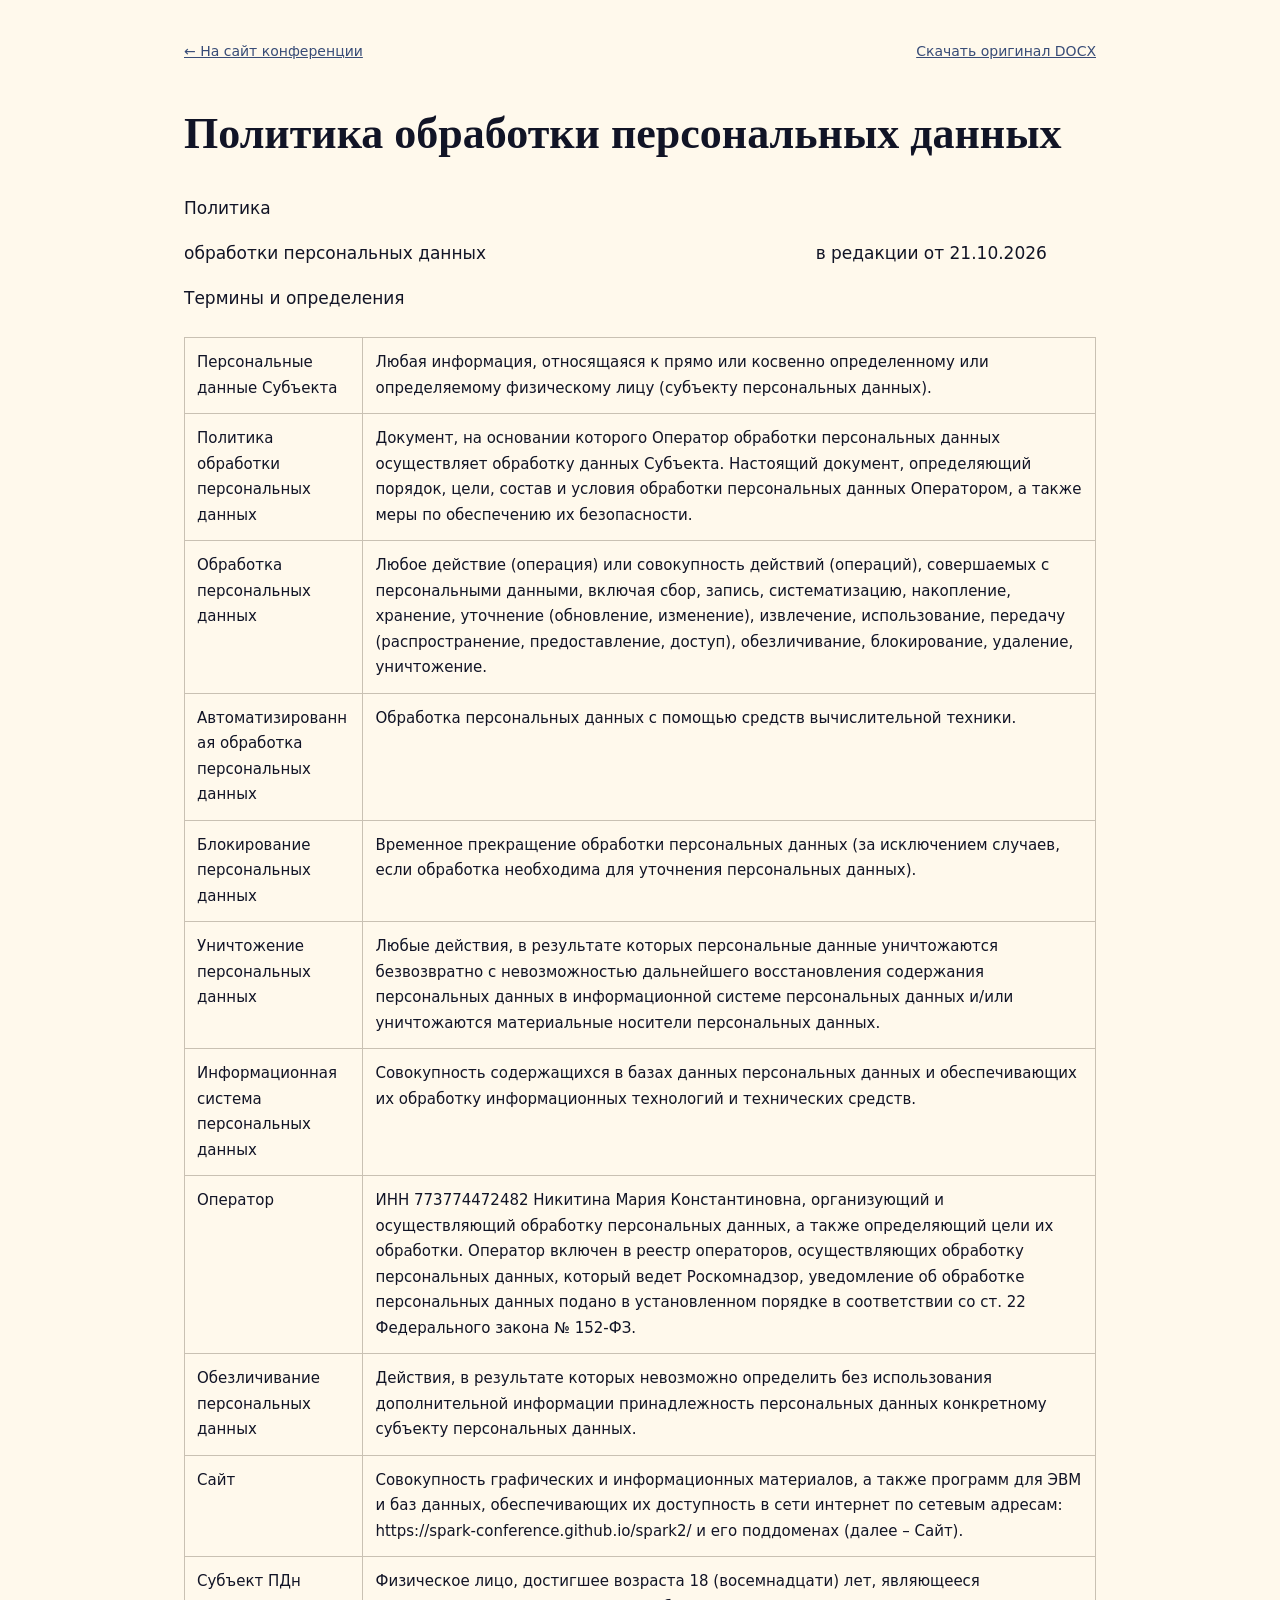
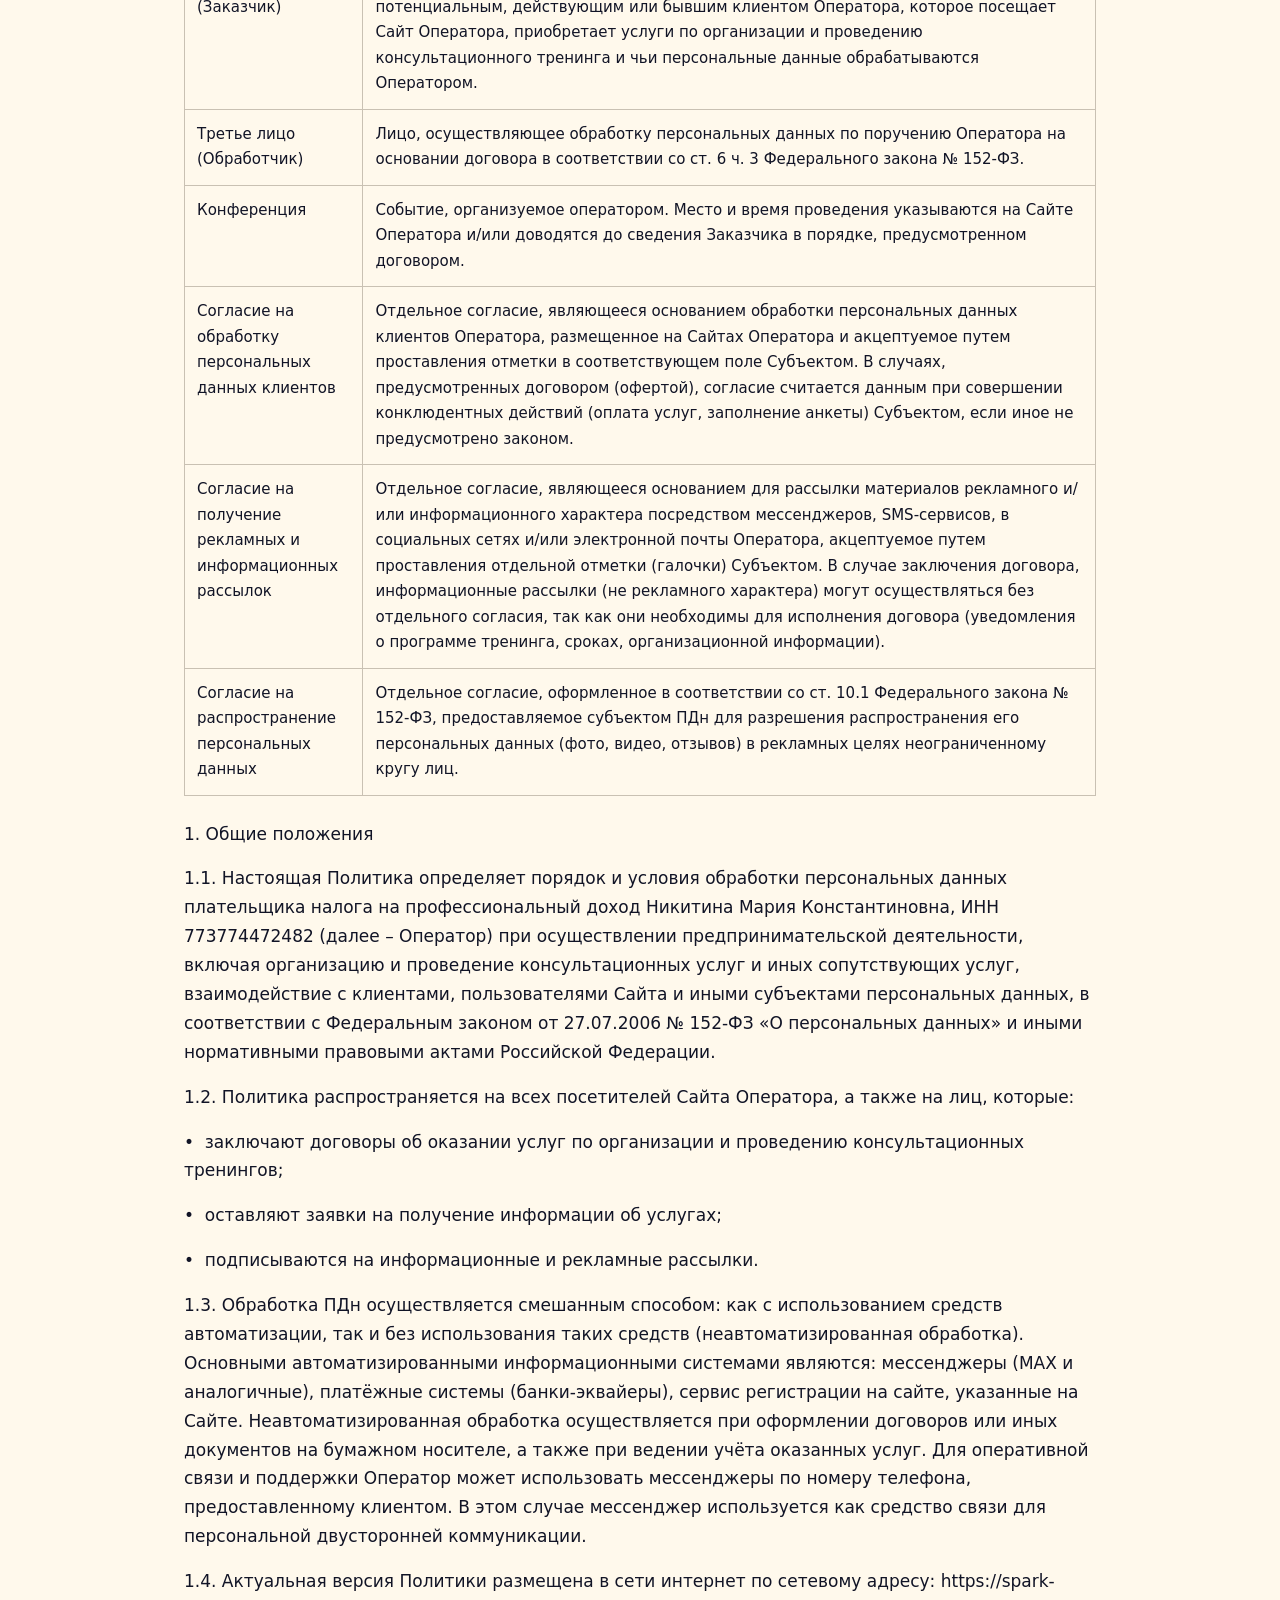
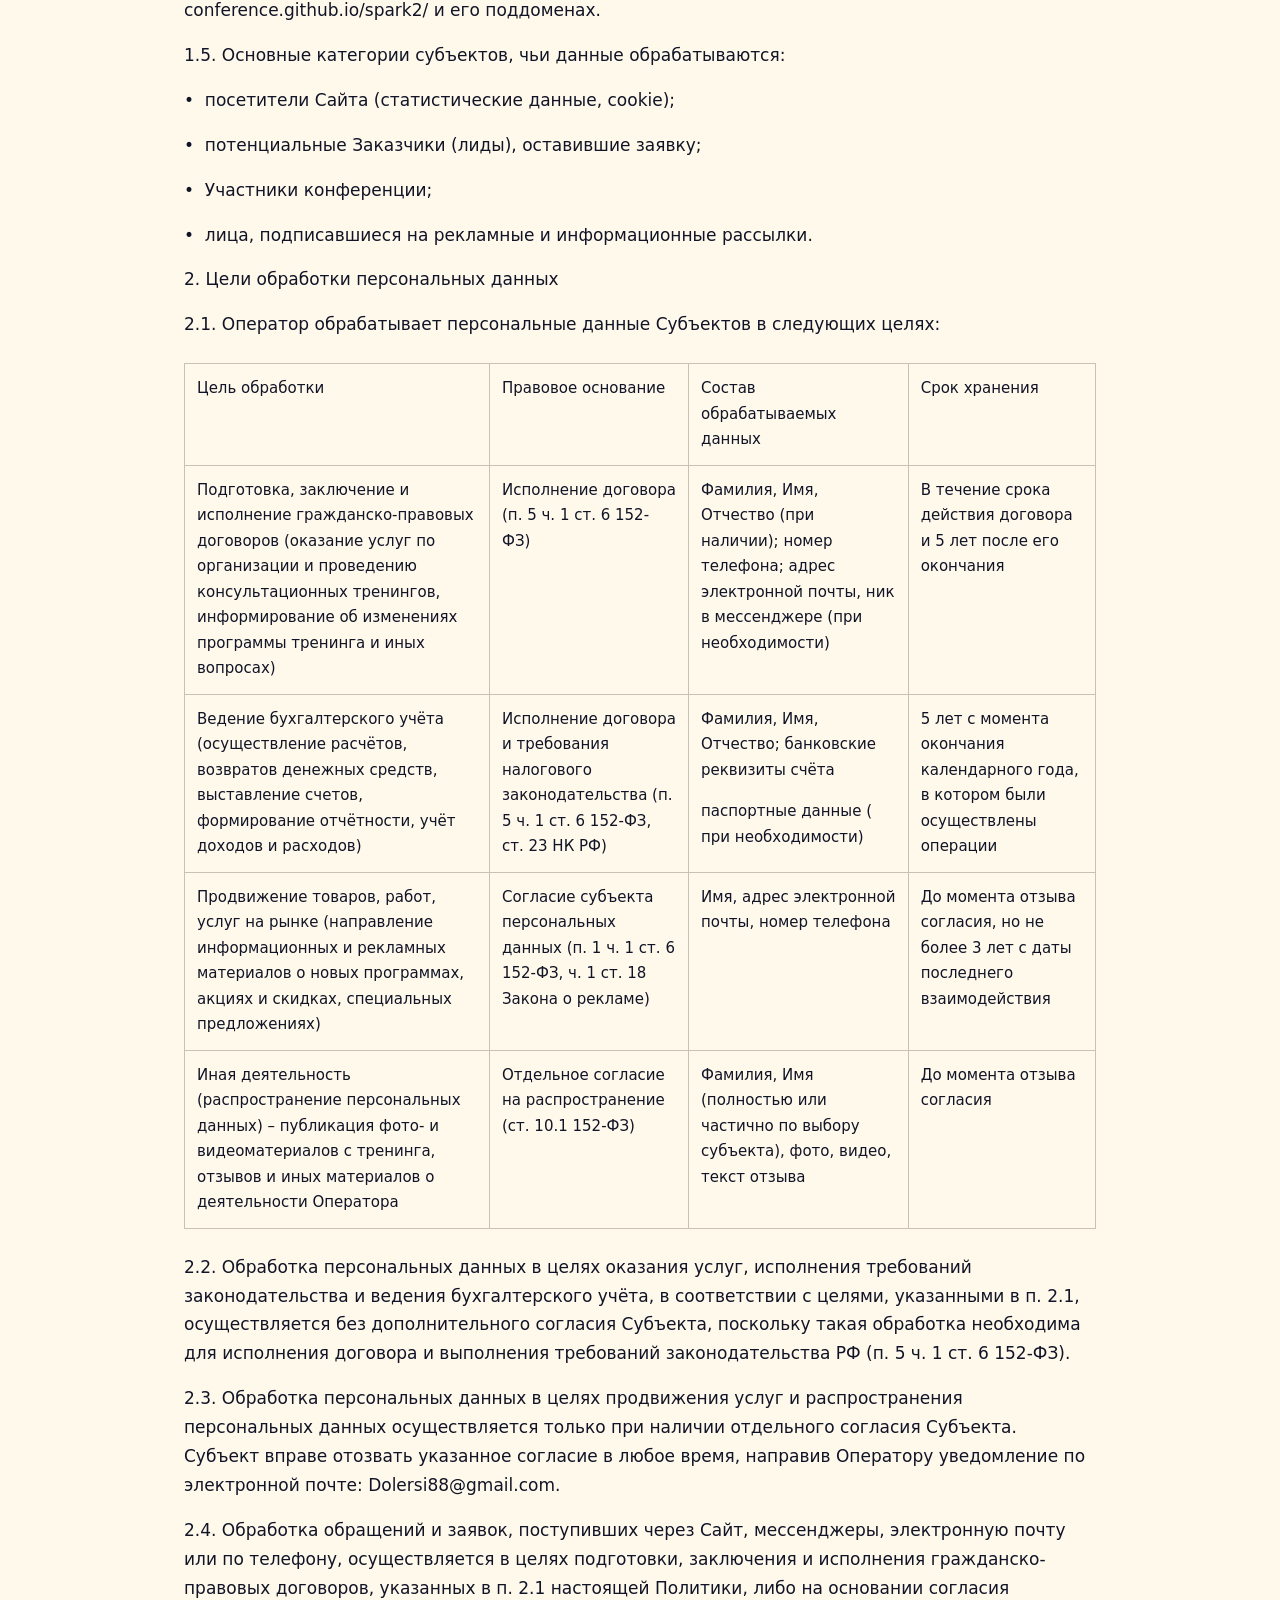
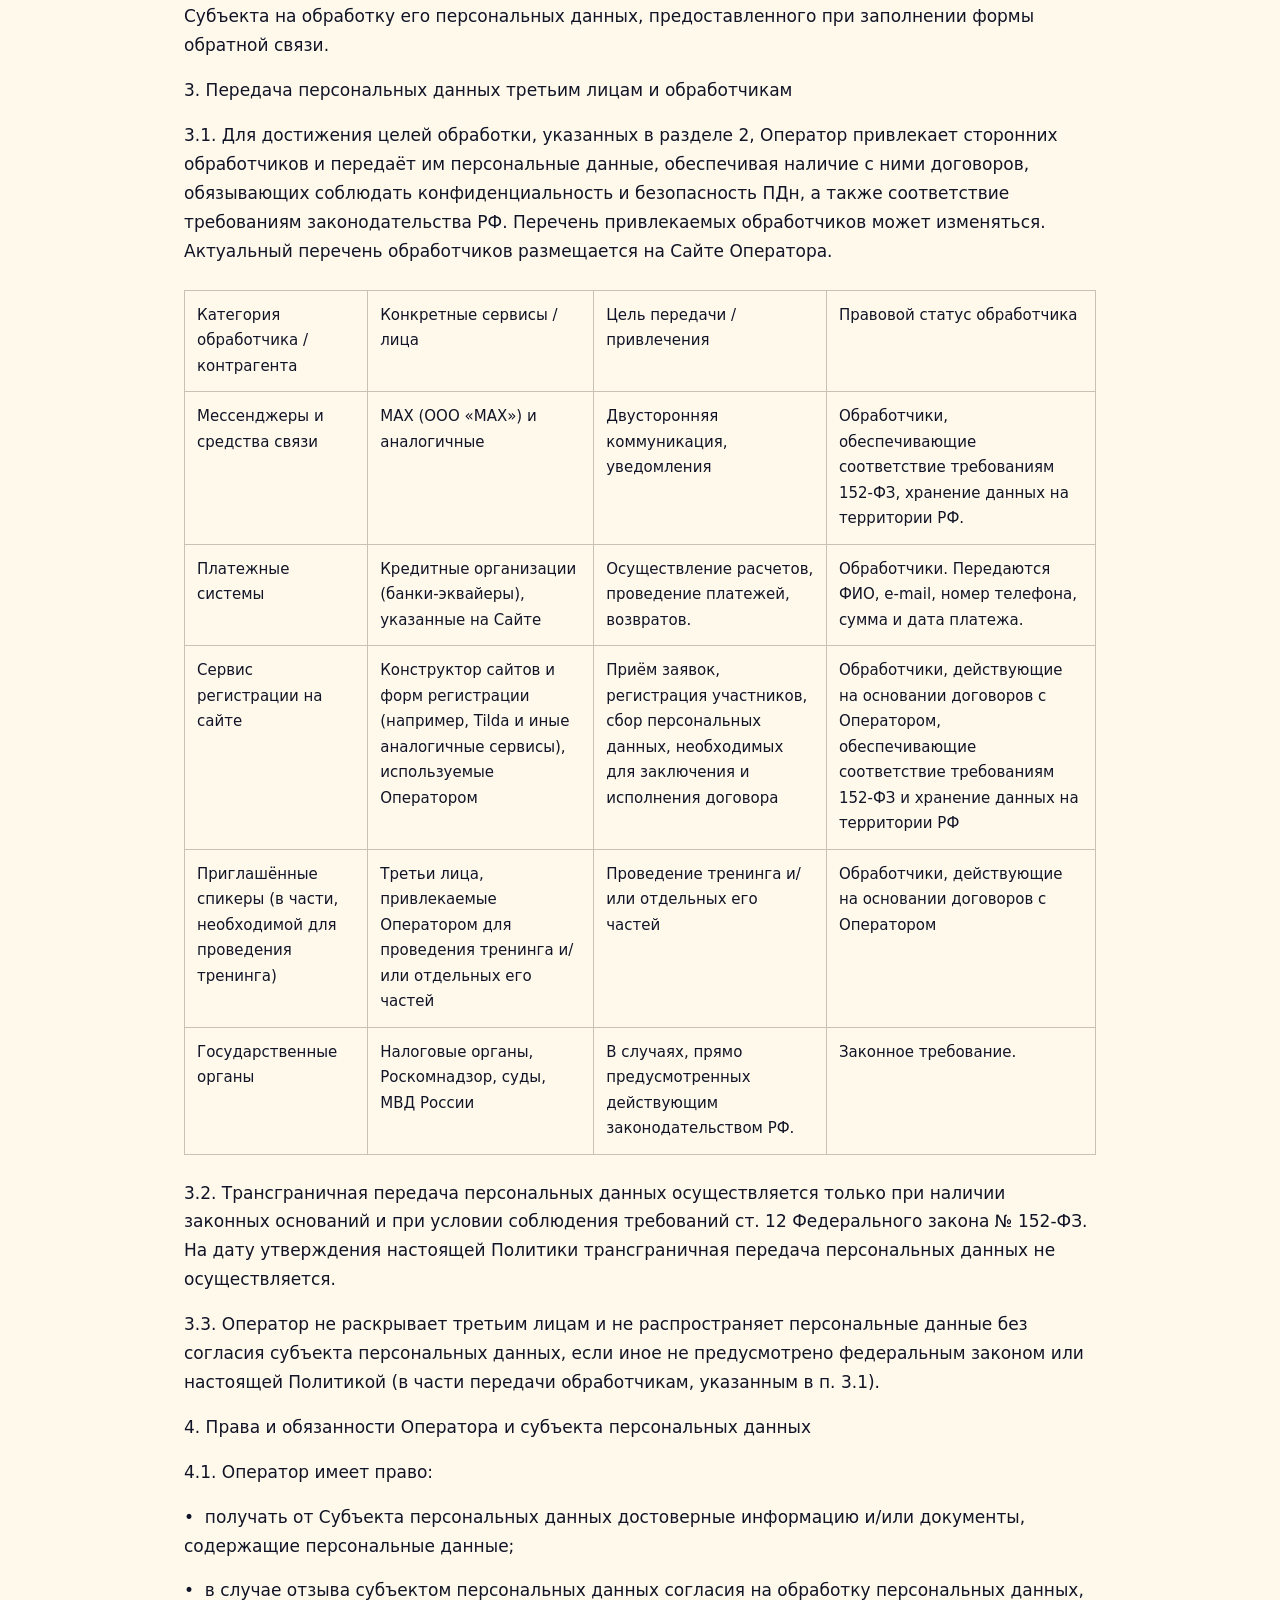
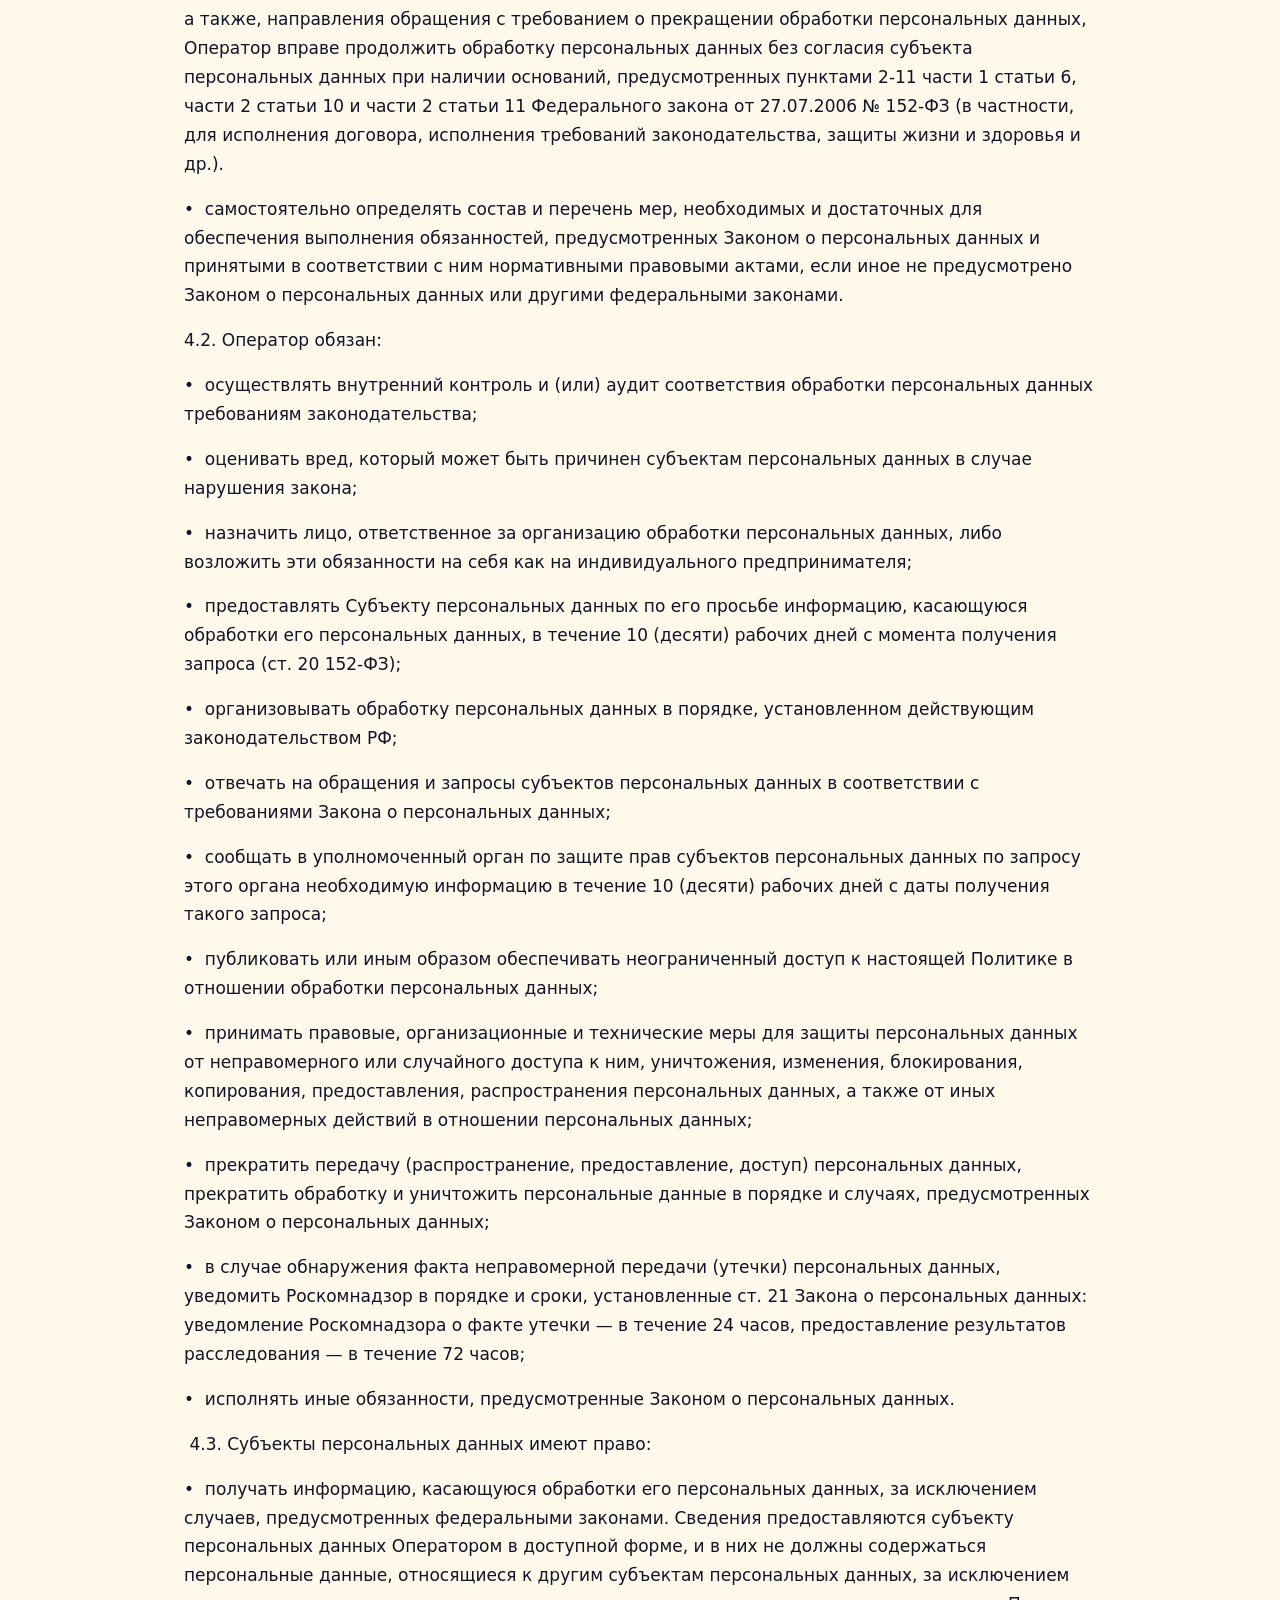
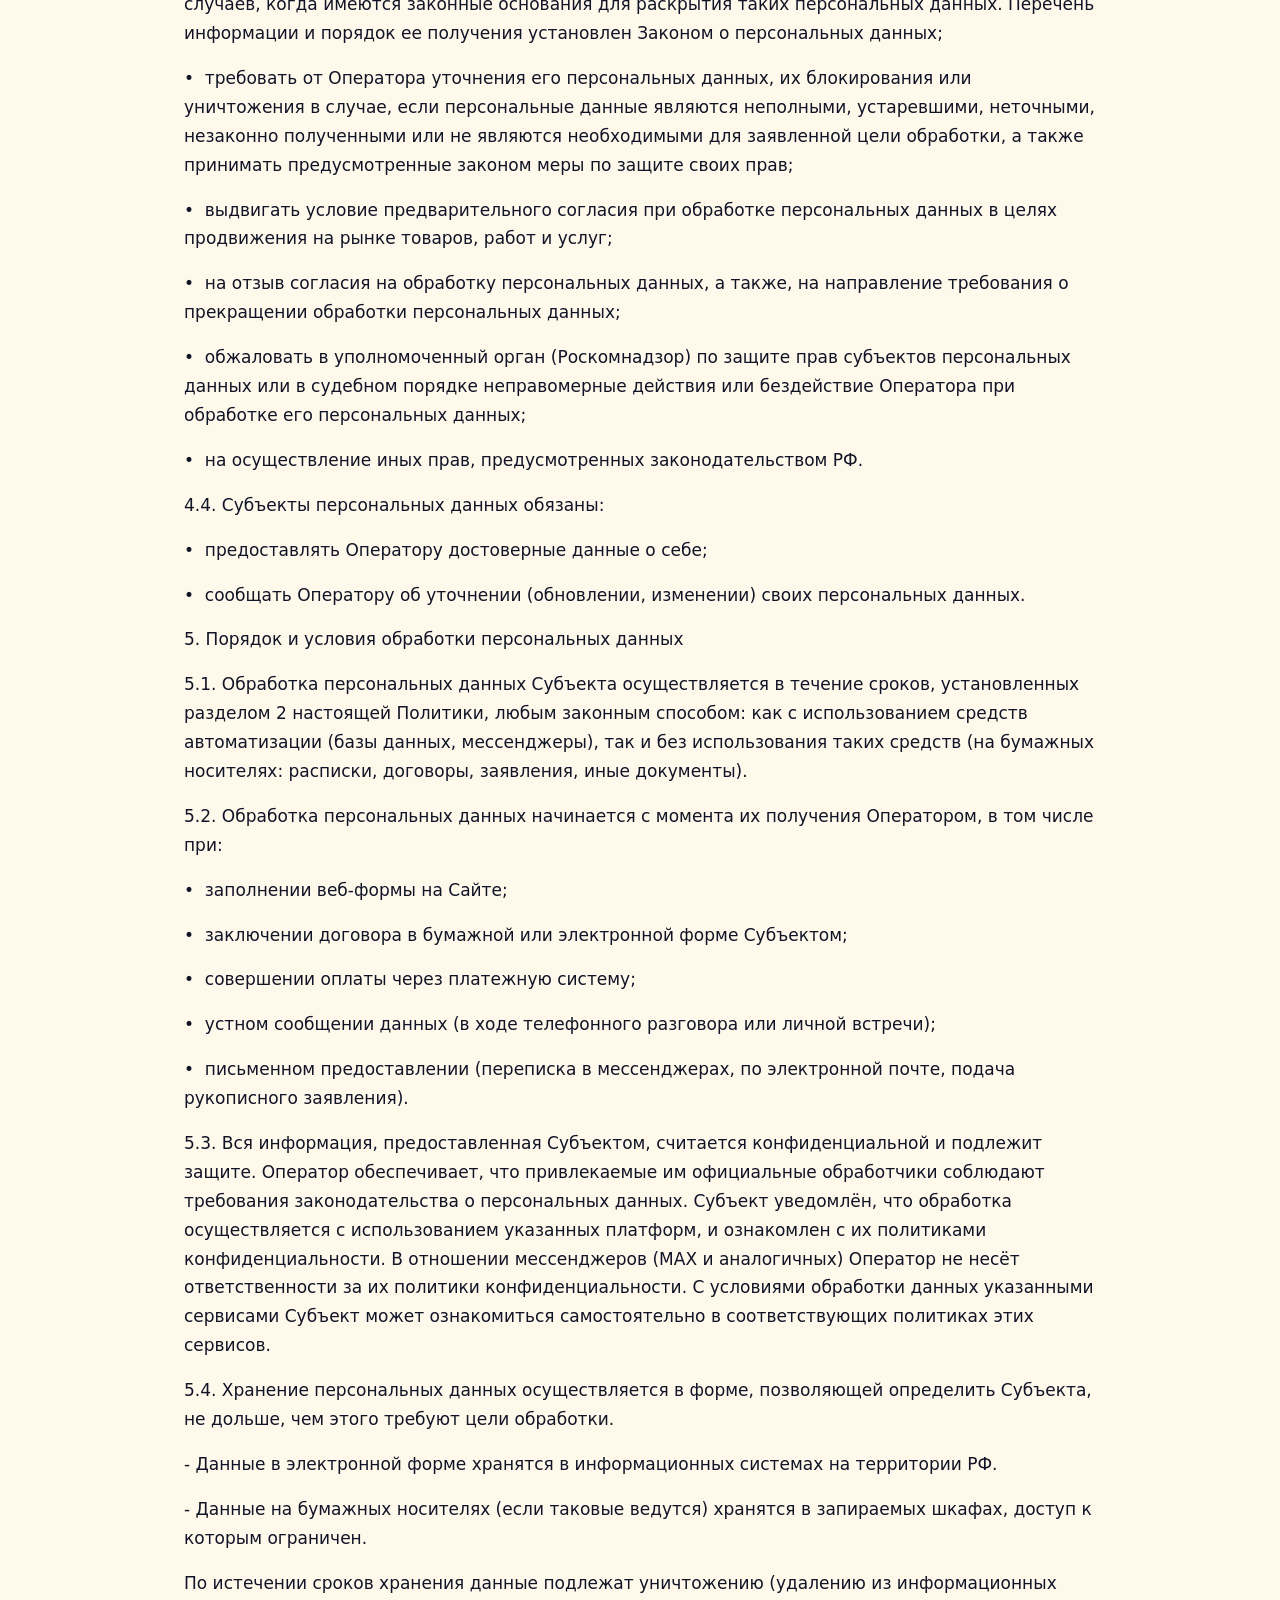
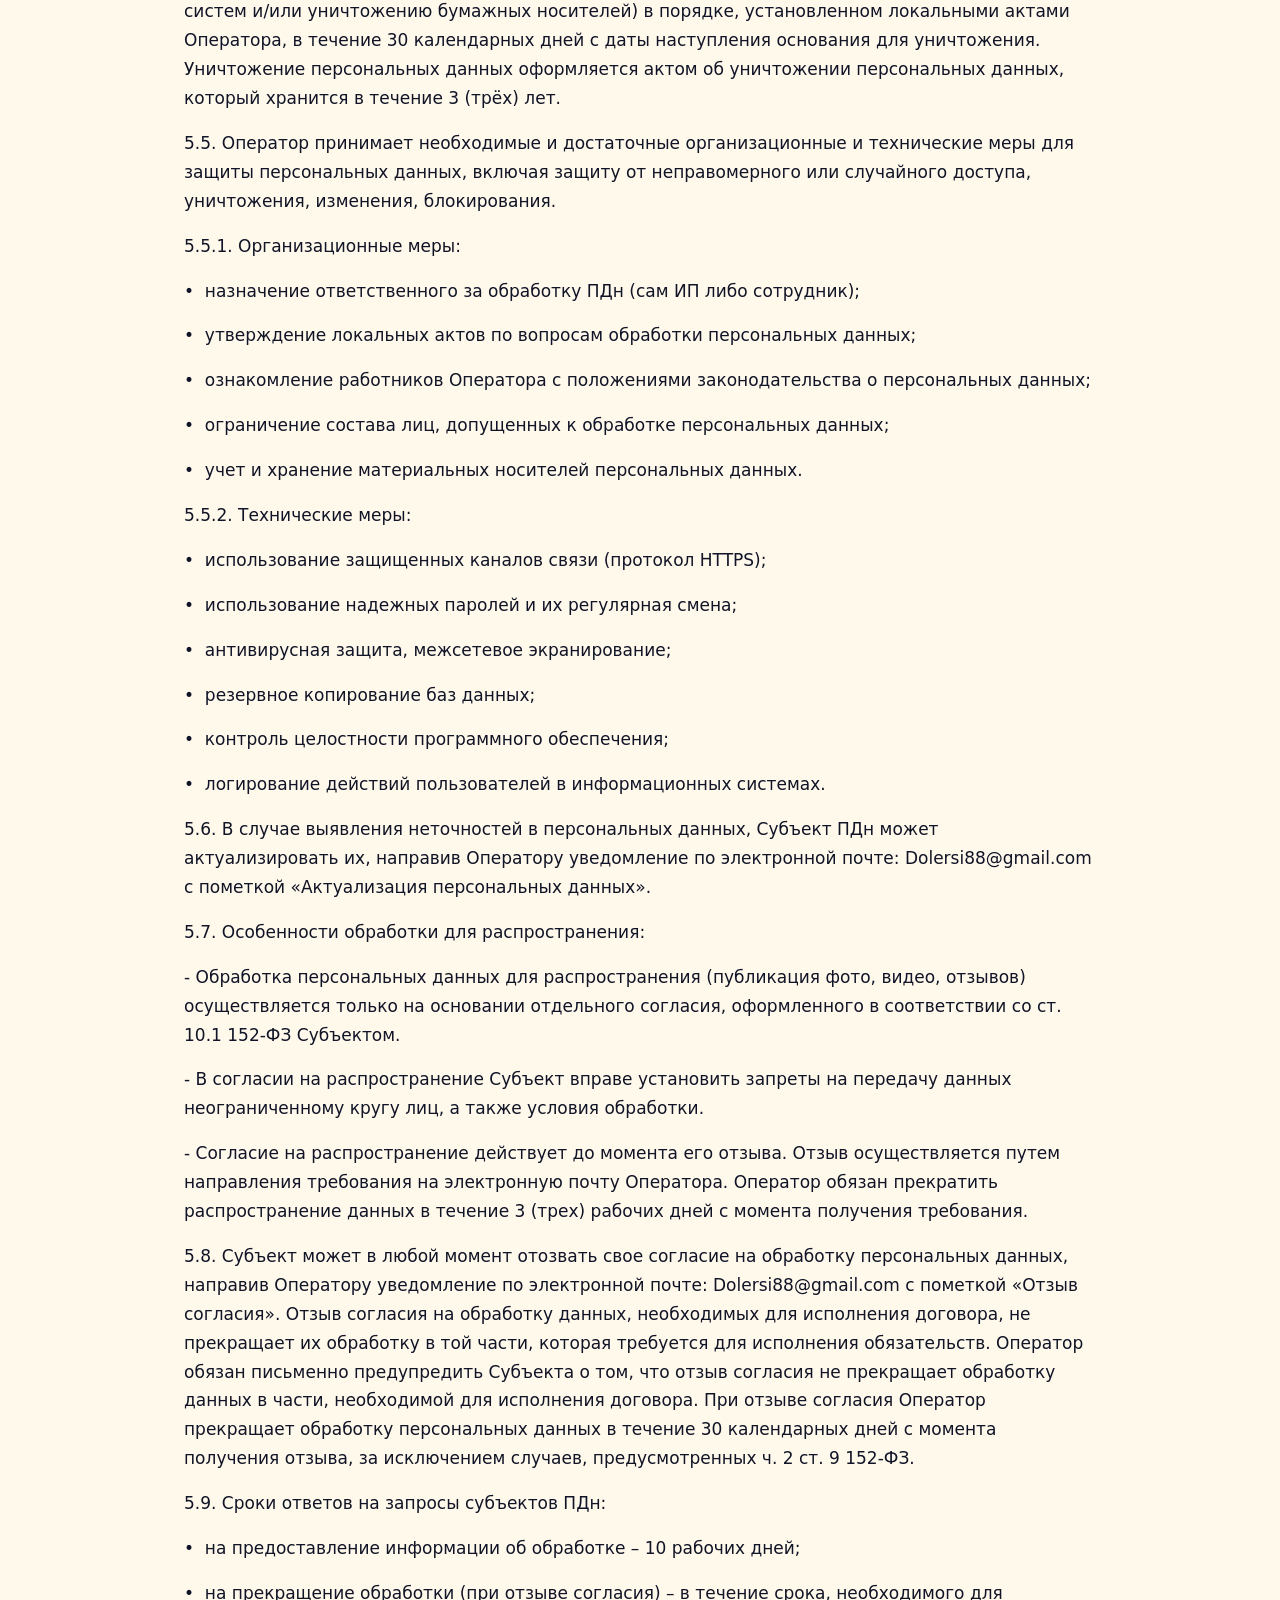
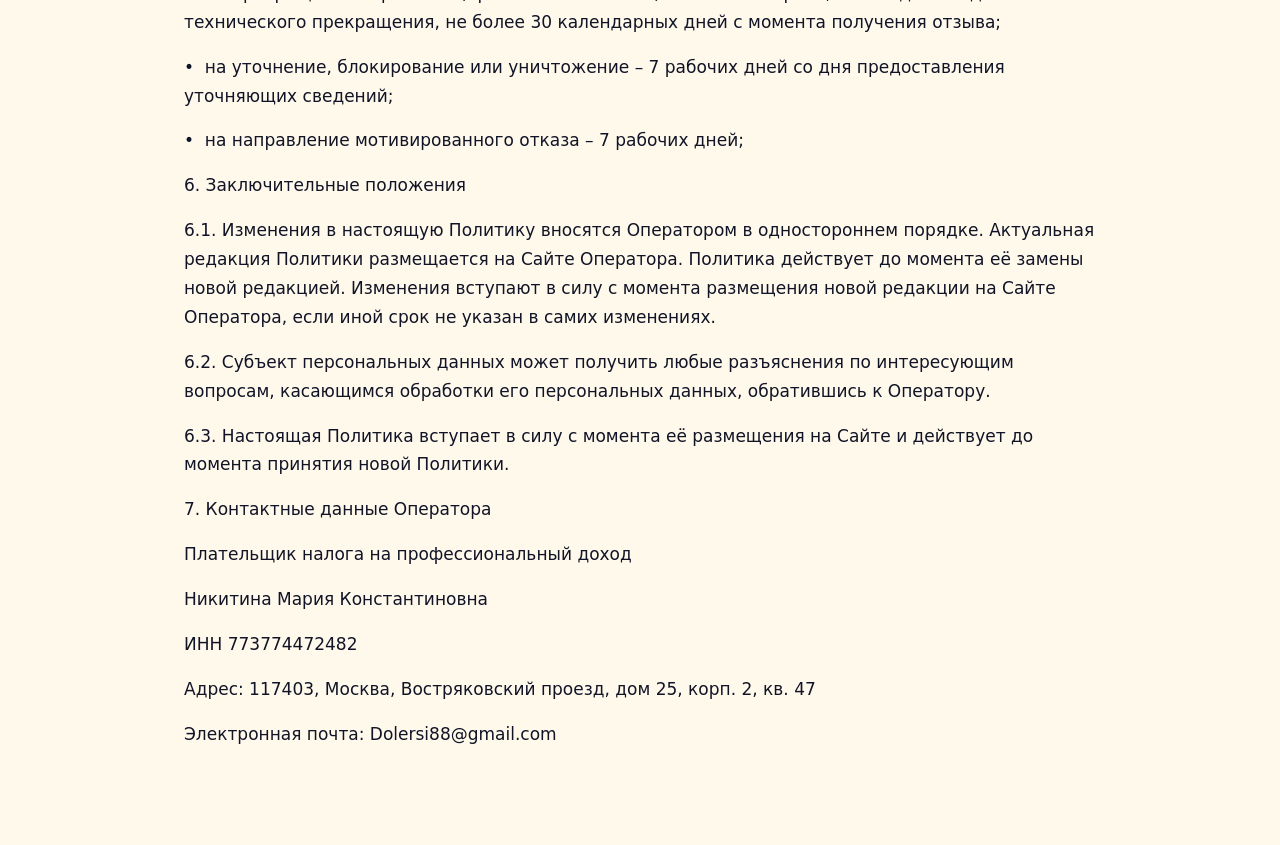
<file: legal/2026-10-22/privacy.html>
<!doctype html><html lang="ru"><head><meta charset="utf-8"><meta name="viewport" content="width=device-width,initial-scale=1"><meta name="referrer" content="no-referrer"><title>Политика обработки персональных данных — СПАРК</title><link rel="stylesheet" href="../legal.css"></head><body><main><nav><a href="../../index.html">← На сайт конференции</a><a href="privacy.docx" download>Скачать оригинал DOCX</a></nav><h1>Политика обработки персональных данных</h1><div class="legal-content"><p>Политика</p><p>обработки персональных данных                                                             в редакции от 21.10.2026</p><p>Термины и определения</p><div class="legal-table"><table><tbody><tr><td><p>Персональные данные Субъекта</p></td><td><p>Любая информация, относящаяся к прямо или косвенно определенному или определяемому физическому лицу (субъекту персональных данных).</p></td></tr><tr><td><p>Политика обработки персональных данных</p></td><td><p>Документ, на основании которого Оператор обработки персональных данных осуществляет обработку данных Субъекта. Настоящий документ, определяющий порядок, цели, состав и условия обработки персональных данных Оператором, а также меры по обеспечению их безопасности.</p></td></tr><tr><td><p>Обработка персональных данных</p></td><td><p>Любое действие (операция) или совокупность действий (операций), совершаемых с персональными данными, включая сбор, запись, систематизацию, накопление, хранение, уточнение (обновление, изменение), извлечение, использование, передачу (распространение, предоставление, доступ), обезличивание, блокирование, удаление, уничтожение.</p></td></tr><tr><td><p>Автоматизированная обработка персональных данных</p></td><td><p>Обработка персональных данных с помощью средств вычислительной техники.</p></td></tr><tr><td><p>Блокирование персональных данных</p></td><td><p>Временное прекращение обработки персональных данных (за исключением случаев, если обработка необходима для уточнения персональных данных).</p></td></tr><tr><td><p>Уничтожение персональных данных</p></td><td><p>Любые действия, в результате которых персональные данные уничтожаются безвозвратно с невозможностью дальнейшего восстановления содержания персональных данных в информационной системе персональных данных и/или уничтожаются материальные носители персональных данных.</p></td></tr><tr><td><p>Информационная система персональных данных</p></td><td><p>Совокупность содержащихся в базах данных персональных данных и обеспечивающих их обработку информационных технологий и технических средств.</p></td></tr><tr><td><p>Оператор</p></td><td><p>ИНН 773774472482 Никитина Мария Константиновна, организующий и осуществляющий обработку персональных данных, а также определяющий цели их обработки. Оператор включен в реестр операторов, осуществляющих обработку персональных данных, который ведет Роскомнадзор, уведомление об обработке персональных данных подано в установленном порядке в соответствии со ст. 22 Федерального закона № 152-ФЗ.</p></td></tr><tr><td><p>Обезличивание персональных данных</p></td><td><p>Действия, в результате которых невозможно определить без использования дополнительной информации принадлежность персональных данных конкретному субъекту персональных данных.</p></td></tr><tr><td><p>Сайт</p></td><td><p>Совокупность графических и информационных материалов, а также программ для ЭВМ и баз данных, обеспечивающих их доступность в сети интернет по сетевым адресам: https://spark-conference.github.io/spark2/ и его поддоменах (далее – Сайт).</p></td></tr><tr><td><p>Субъект ПДн (Заказчик)</p></td><td><p>Физическое лицо, достигшее возраста 18 (восемнадцати) лет, являющееся потенциальным, действующим или бывшим клиентом Оператора, которое посещает Сайт Оператора, приобретает услуги по организации и проведению консультационного тренинга и чьи персональные данные обрабатываются Оператором.</p></td></tr><tr><td><p>Третье лицо (Обработчик)</p></td><td><p>Лицо, осуществляющее обработку персональных данных по поручению Оператора на основании договора в соответствии со ст. 6 ч. 3 Федерального закона № 152-ФЗ.</p></td></tr><tr><td><p>Конференция</p></td><td><p>Событие, организуемое оператором. Место и время проведения указываются на Сайте Оператора и/или доводятся до сведения Заказчика в порядке, предусмотренном договором.</p></td></tr><tr><td><p>Согласие на обработку персональных данных клиентов</p></td><td><p>Отдельное согласие, являющееся основанием обработки персональных данных клиентов Оператора, размещенное на Сайтах Оператора и акцептуемое путем проставления отметки в соответствующем поле Субъектом. В случаях, предусмотренных договором (офертой), согласие считается данным при совершении конклюдентных действий (оплата услуг, заполнение анкеты) Субъектом, если иное не предусмотрено законом.</p></td></tr><tr><td><p>Согласие на получение рекламных и информационных рассылок</p></td><td><p>Отдельное согласие, являющееся основанием для рассылки материалов рекламного и/или информационного характера посредством мессенджеров, SMS-сервисов, в социальных сетях и/или электронной почты Оператора, акцептуемое путем проставления отдельной отметки (галочки) Субъектом. В случае заключения договора, информационные рассылки (не рекламного характера) могут осуществляться без отдельного согласия, так как они необходимы для исполнения договора (уведомления о программе тренинга, сроках, организационной информации).</p></td></tr><tr><td><p>Согласие на распространение персональных данных</p></td><td><p>Отдельное согласие, оформленное в соответствии со ст. 10.1 Федерального закона № 152-ФЗ, предоставляемое субъектом ПДн для разрешения распространения его персональных данных (фото, видео, отзывов) в рекламных целях неограниченному кругу лиц.</p></td></tr></tbody></table></div><p>1. Общие положения</p><p>1.1. Настоящая Политика определяет порядок и условия обработки персональных данных плательщика налога на профессиональный доход Никитина Мария Константиновна, ИНН 773774472482 (далее – Оператор) при осуществлении предпринимательской деятельности, включая организацию и проведение консультационных услуг и иных сопутствующих услуг, взаимодействие с клиентами, пользователями Сайта и иными субъектами персональных данных, в соответствии с Федеральным законом от 27.07.2006 № 152-ФЗ «О персональных данных» и иными нормативными правовыми актами Российской Федерации.</p><p>1.2. Политика распространяется на всех посетителей Сайта Оператора, а также на лиц, которые:</p><p>•  заключают договоры об оказании услуг по организации и проведению консультационных тренингов;</p><p>•  оставляют заявки на получение информации об услугах;</p><p>•  подписываются на информационные и рекламные рассылки.</p><p>1.3. Обработка ПДн осуществляется смешанным способом: как с использованием средств автоматизации, так и без использования таких средств (неавтоматизированная обработка). Основными автоматизированными информационными системами являются: мессенджеры (MAX и аналогичные), платёжные системы (банки-эквайеры), сервис регистрации на сайте, указанные на Сайте. Неавтоматизированная обработка осуществляется при оформлении договоров или иных документов на бумажном носителе, а также при ведении учёта оказанных услуг. Для оперативной связи и поддержки Оператор может использовать мессенджеры по номеру телефона, предоставленному клиентом. В этом случае мессенджер используется как средство связи для персональной двусторонней коммуникации.</p><p>1.4. Актуальная версия Политики размещена в сети интернет по сетевому адресу: https://spark-conference.github.io/spark2/ и его поддоменах.</p><p>1.5. Основные категории субъектов, чьи данные обрабатываются:</p><p>•  посетители Сайта (статистические данные, cookie);</p><p>•  потенциальные Заказчики (лиды), оставившие заявку;</p><p>•  Участники конференции;</p><p>•  лица, подписавшиеся на рекламные и информационные рассылки.</p><p>2. Цели обработки персональных данных</p><p>2.1. Оператор обрабатывает персональные данные Субъектов в следующих целях:</p><div class="legal-table"><table><tbody><tr><td><p>Цель обработки</p></td><td><p>Правовое основание</p></td><td><p>Состав обрабатываемых данных</p></td><td><p>Срок хранения</p></td></tr><tr><td><p>Подготовка, заключение и исполнение гражданско-правовых договоров (оказание услуг по организации и проведению консультационных тренингов, информирование об изменениях программы тренинга и иных вопросах)</p></td><td><p>Исполнение договора (п. 5 ч. 1 ст. 6 152-ФЗ)</p></td><td><p>Фамилия, Имя, Отчество (при наличии); номер телефона; адрес электронной почты, ник в мессенджере (при необходимости)</p></td><td><p>В течение срока действия договора и 5 лет после его окончания</p></td></tr><tr><td><p>Ведение бухгалтерского учёта (осуществление расчётов, возвратов денежных средств, выставление счетов, формирование отчётности, учёт доходов и расходов)</p></td><td><p>Исполнение договора и требования налогового законодательства (п. 5 ч. 1 ст. 6 152-ФЗ, ст. 23 НК РФ)</p></td><td><p>Фамилия, Имя, Отчество; банковские реквизиты счёта</p><p>паспортные данные ( при необходимости) </p></td><td><p>5 лет с момента окончания календарного года, в котором были осуществлены операции</p></td></tr><tr><td><p>Продвижение товаров, работ, услуг на рынке (направление информационных и рекламных материалов о новых программах, акциях и скидках, специальных предложениях)</p></td><td><p>Согласие субъекта персональных данных (п. 1 ч. 1 ст. 6 152-ФЗ, ч. 1 ст. 18 Закона о рекламе)</p></td><td><p>Имя, адрес электронной почты, номер телефона</p></td><td><p>До момента отзыва согласия, но не более 3 лет с даты последнего взаимодействия</p></td></tr><tr><td><p>Иная деятельность (распространение персональных данных) – публикация фото- и видеоматериалов с тренинга, отзывов и иных материалов о деятельности Оператора</p></td><td><p>Отдельное согласие на распространение (ст. 10.1 152-ФЗ)</p></td><td><p>Фамилия, Имя (полностью или частично по выбору субъекта), фото, видео, текст отзыва</p></td><td><p>До момента отзыва согласия</p></td></tr></tbody></table></div><p>2.2. Обработка персональных данных в целях оказания услуг, исполнения требований законодательства и ведения бухгалтерского учёта, в соответствии с целями, указанными в п. 2.1, осуществляется без дополнительного согласия Субъекта, поскольку такая обработка необходима для исполнения договора и выполнения требований законодательства РФ (п. 5 ч. 1 ст. 6 152-ФЗ).</p><p>2.3. Обработка персональных данных в целях продвижения услуг и распространения персональных данных осуществляется только при наличии отдельного согласия Субъекта. Субъект вправе отозвать указанное согласие в любое время, направив Оператору уведомление по электронной почте: Dolersi88@gmail.com.</p><p>2.4. Обработка обращений и заявок, поступивших через Сайт, мессенджеры, электронную почту или по телефону, осуществляется в целях подготовки, заключения и исполнения гражданско-правовых договоров, указанных в п. 2.1 настоящей Политики, либо на основании согласия Субъекта на обработку его персональных данных, предоставленного при заполнении формы обратной связи.</p><p>3. Передача персональных данных третьим лицам и обработчикам</p><p>3.1. Для достижения целей обработки, указанных в разделе 2, Оператор привлекает сторонних обработчиков и передаёт им персональные данные, обеспечивая наличие с ними договоров, обязывающих соблюдать конфиденциальность и безопасность ПДн, а также соответствие требованиям законодательства РФ. Перечень привлекаемых обработчиков может изменяться. Актуальный перечень обработчиков размещается на Сайте Оператора.</p><div class="legal-table"><table><tbody><tr><td><p>Категория обработчика / контрагента</p></td><td><p>Конкретные сервисы / лица</p></td><td><p>Цель передачи / привлечения</p></td><td><p>Правовой статус обработчика</p></td></tr><tr><td><p>Мессенджеры и средства связи</p></td><td><p>MAX (ООО «МАХ») и аналогичные</p></td><td><p>Двусторонняя коммуникация, уведомления</p></td><td><p>Обработчики, обеспечивающие соответствие требованиям 152-ФЗ, хранение данных на территории РФ.</p></td></tr><tr><td><p>Платежные системы</p></td><td><p>Кредитные организации (банки-эквайеры), указанные на Сайте</p></td><td><p>Осуществление расчетов, проведение платежей, возвратов.</p></td><td><p>Обработчики. Передаются ФИО, e-mail, номер телефона, сумма и дата платежа.</p></td></tr><tr><td><p>Сервис регистрации на сайте</p></td><td><p>Конструктор сайтов и форм регистрации (например, Tilda и иные аналогичные сервисы), используемые Оператором</p></td><td><p>Приём заявок, регистрация участников, сбор персональных данных, необходимых для заключения и исполнения договора</p></td><td><p>Обработчики, действующие на основании договоров с Оператором, обеспечивающие соответствие требованиям 152-ФЗ и хранение данных на территории РФ</p></td></tr><tr><td><p>Приглашённые спикеры (в части, необходимой для проведения тренинга)</p></td><td><p>Третьи лица, привлекаемые Оператором для проведения тренинга и/или отдельных его частей</p></td><td><p>Проведение тренинга и/или отдельных его частей</p></td><td><p>Обработчики, действующие на основании договоров с Оператором</p></td></tr><tr><td><p>Государственные органы</p></td><td><p>Налоговые органы, Роскомнадзор, суды, МВД России</p></td><td><p>В случаях, прямо предусмотренных действующим законодательством РФ.</p></td><td><p>Законное требование.</p></td></tr></tbody></table></div><p>3.2. Трансграничная передача персональных данных осуществляется только при наличии законных оснований и при условии соблюдения требований ст. 12 Федерального закона № 152-ФЗ. На дату утверждения настоящей Политики трансграничная передача персональных данных не осуществляется.</p><p>3.3. Оператор не раскрывает третьим лицам и не распространяет персональные данные без согласия субъекта персональных данных, если иное не предусмотрено федеральным законом или настоящей Политикой (в части передачи обработчикам, указанным в п. 3.1).</p><p>4. Права и обязанности Оператора и субъекта персональных данных</p><p>4.1. Оператор имеет право:</p><p>•  получать от Субъекта персональных данных достоверные информацию и/или документы, содержащие персональные данные;</p><p>•  в случае отзыва субъектом персональных данных согласия на обработку персональных данных, а также, направления обращения с требованием о прекращении обработки персональных данных, Оператор вправе продолжить обработку персональных данных без согласия субъекта персональных данных при наличии оснований, предусмотренных пунктами 2-11 части 1 статьи 6, части 2 статьи 10 и части 2 статьи 11 Федерального закона от 27.07.2006 № 152-ФЗ (в частности, для исполнения договора, исполнения требований законодательства, защиты жизни и здоровья и др.).</p><p>•  самостоятельно определять состав и перечень мер, необходимых и достаточных для обеспечения выполнения обязанностей, предусмотренных Законом о персональных данных и принятыми в соответствии с ним нормативными правовыми актами, если иное не предусмотрено Законом о персональных данных или другими федеральными законами.</p><p>4.2. Оператор обязан:</p><p>•  осуществлять внутренний контроль и (или) аудит соответствия обработки персональных данных требованиям законодательства;</p><p>•  оценивать вред, который может быть причинен субъектам персональных данных в случае нарушения закона;</p><p>•  назначить лицо, ответственное за организацию обработки персональных данных, либо возложить эти обязанности на себя как на индивидуального предпринимателя;</p><p>•  предоставлять Субъекту персональных данных по его просьбе информацию, касающуюся обработки его персональных данных, в течение 10 (десяти) рабочих дней с момента получения запроса (ст. 20 152-ФЗ);</p><p>•  организовывать обработку персональных данных в порядке, установленном действующим законодательством РФ;</p><p>•  отвечать на обращения и запросы субъектов персональных данных в соответствии с требованиями Закона о персональных данных;</p><p>•  сообщать в уполномоченный орган по защите прав субъектов персональных данных по запросу этого органа необходимую информацию в течение 10 (десяти) рабочих дней с даты получения такого запроса;</p><p>•  публиковать или иным образом обеспечивать неограниченный доступ к настоящей Политике в отношении обработки персональных данных;</p><p>•  принимать правовые, организационные и технические меры для защиты персональных данных от неправомерного или случайного доступа к ним, уничтожения, изменения, блокирования, копирования, предоставления, распространения персональных данных, а также от иных неправомерных действий в отношении персональных данных;</p><p>•  прекратить передачу (распространение, предоставление, доступ) персональных данных, прекратить обработку и уничтожить персональные данные в порядке и случаях, предусмотренных Законом о персональных данных;</p><p>•  в случае обнаружения факта неправомерной передачи (утечки) персональных данных, уведомить Роскомнадзор в порядке и сроки, установленные ст. 21 Закона о персональных данных: уведомление Роскомнадзора о факте утечки — в течение 24 часов, предоставление результатов расследования — в течение 72 часов;</p><p>•  исполнять иные обязанности, предусмотренные Законом о персональных данных.</p><p> 4.3. Субъекты персональных данных имеют право:</p><p>•  получать информацию, касающуюся обработки его персональных данных, за исключением случаев, предусмотренных федеральными законами. Сведения предоставляются субъекту персональных данных Оператором в доступной форме, и в них не должны содержаться персональные данные, относящиеся к другим субъектам персональных данных, за исключением случаев, когда имеются законные основания для раскрытия таких персональных данных. Перечень информации и порядок ее получения установлен Законом о персональных данных;</p><p>•  требовать от Оператора уточнения его персональных данных, их блокирования или уничтожения в случае, если персональные данные являются неполными, устаревшими, неточными, незаконно полученными или не являются необходимыми для заявленной цели обработки, а также принимать предусмотренные законом меры по защите своих прав;</p><p>•  выдвигать условие предварительного согласия при обработке персональных данных в целях продвижения на рынке товаров, работ и услуг;</p><p>•  на отзыв согласия на обработку персональных данных, а также, на направление требования о прекращении обработки персональных данных;</p><p>•  обжаловать в уполномоченный орган (Роскомнадзор) по защите прав субъектов персональных данных или в судебном порядке неправомерные действия или бездействие Оператора при обработке его персональных данных;</p><p>•  на осуществление иных прав, предусмотренных законодательством РФ.</p><p>4.4. Субъекты персональных данных обязаны:</p><p>•  предоставлять Оператору достоверные данные о себе;</p><p>•  сообщать Оператору об уточнении (обновлении, изменении) своих персональных данных.</p><p>5. Порядок и условия обработки персональных данных</p><p>5.1. Обработка персональных данных Субъекта осуществляется в течение сроков, установленных разделом 2 настоящей Политики, любым законным способом: как с использованием средств автоматизации (базы данных, мессенджеры), так и без использования таких средств (на бумажных носителях: расписки, договоры, заявления, иные документы).</p><p>5.2. Обработка персональных данных начинается с момента их получения Оператором, в том числе при:</p><p>•  заполнении веб-формы на Сайте;</p><p>•  заключении договора в бумажной или электронной форме Субъектом;</p><p>•  совершении оплаты через платежную систему;</p><p>•  устном сообщении данных (в ходе телефонного разговора или личной встречи);</p><p>•  письменном предоставлении (переписка в мессенджерах, по электронной почте, подача рукописного заявления).</p><p>5.3. Вся информация, предоставленная Субъектом, считается конфиденциальной и подлежит защите. Оператор обеспечивает, что привлекаемые им официальные обработчики соблюдают требования законодательства о персональных данных. Субъект уведомлён, что обработка осуществляется с использованием указанных платформ, и ознакомлен с их политиками конфиденциальности. В отношении мессенджеров (MAX и аналогичных) Оператор не несёт ответственности за их политики конфиденциальности. С условиями обработки данных указанными сервисами Субъект может ознакомиться самостоятельно в соответствующих политиках этих сервисов.</p><p>5.4. Хранение персональных данных осуществляется в форме, позволяющей определить Субъекта, не дольше, чем этого требуют цели обработки.</p><p>- Данные в электронной форме хранятся в информационных системах на территории РФ.</p><p>- Данные на бумажных носителях (если таковые ведутся) хранятся в запираемых шкафах, доступ к которым ограничен.</p><p>По истечении сроков хранения данные подлежат уничтожению (удалению из информационных систем и/или уничтожению бумажных носителей) в порядке, установленном локальными актами Оператора, в течение 30 календарных дней с даты наступления основания для уничтожения. Уничтожение персональных данных оформляется актом об уничтожении персональных данных, который хранится в течение 3 (трёх) лет.</p><p>5.5. Оператор принимает необходимые и достаточные организационные и технические меры для защиты персональных данных, включая защиту от неправомерного или случайного доступа, уничтожения, изменения, блокирования. </p><p>5.5.1. Организационные меры:</p><p>•  назначение ответственного за обработку ПДн (сам ИП либо сотрудник);</p><p>•  утверждение локальных актов по вопросам обработки персональных данных;</p><p>•  ознакомление работников Оператора с положениями законодательства о персональных данных;</p><p>•  ограничение состава лиц, допущенных к обработке персональных данных;</p><p>•  учет и хранение материальных носителей персональных данных.</p><p>5.5.2. Технические меры:</p><p>•  использование защищенных каналов связи (протокол HTTPS);</p><p>•  использование надежных паролей и их регулярная смена;</p><p>•  антивирусная защита, межсетевое экранирование;</p><p>•  резервное копирование баз данных;</p><p>•  контроль целостности программного обеспечения;</p><p>•  логирование действий пользователей в информационных системах.</p><p>5.6. В случае выявления неточностей в персональных данных, Субъект ПДн может актуализировать их, направив Оператору уведомление по электронной почте: Dolersi88@gmail.com с пометкой «Актуализация персональных данных».</p><p>5.7. Особенности обработки для распространения:</p><p>- Обработка персональных данных для распространения (публикация фото, видео, отзывов) осуществляется только на основании отдельного согласия, оформленного в соответствии со ст. 10.1 152-ФЗ Субъектом.</p><p>- В согласии на распространение Субъект вправе установить запреты на передачу данных неограниченному кругу лиц, а также условия обработки.</p><p>- Согласие на распространение действует до момента его отзыва. Отзыв осуществляется путем направления требования на электронную почту Оператора. Оператор обязан прекратить распространение данных в течение 3 (трех) рабочих дней с момента получения требования.</p><p>5.8. Субъект может в любой момент отозвать свое согласие на обработку персональных данных, направив Оператору уведомление по электронной почте: Dolersi88@gmail.com с пометкой «Отзыв согласия». Отзыв согласия на обработку данных, необходимых для исполнения договора, не прекращает их обработку в той части, которая требуется для исполнения обязательств. Оператор обязан письменно предупредить Субъекта о том, что отзыв согласия не прекращает обработку данных в части, необходимой для исполнения договора. При отзыве согласия Оператор прекращает обработку персональных данных в течение 30 календарных дней с момента получения отзыва, за исключением случаев, предусмотренных ч. 2 ст. 9 152-ФЗ.</p><p>5.9. Сроки ответов на запросы субъектов ПДн:</p><p>•  на предоставление информации об обработке – 10 рабочих дней;</p><p>•  на прекращение обработки (при отзыве согласия) – в течение срока, необходимого для технического прекращения, не более 30 календарных дней с момента получения отзыва;</p><p>•  на уточнение, блокирование или уничтожение – 7 рабочих дней со дня предоставления уточняющих сведений;</p><p>•  на направление мотивированного отказа – 7 рабочих дней;</p><p>6. Заключительные положения</p><p>6.1. Изменения в настоящую Политику вносятся Оператором в одностороннем порядке. Актуальная редакция Политики размещается на Сайте Оператора. Политика действует до момента её замены новой редакцией. Изменения вступают в силу с момента размещения новой редакции на Сайте Оператора, если иной срок не указан в самих изменениях.</p><p>6.2. Субъект персональных данных может получить любые разъяснения по интересующим вопросам, касающимся обработки его персональных данных, обратившись к Оператору.</p><p>6.3. Настоящая Политика вступает в силу с момента её размещения на Сайте и действует до момента принятия новой Политики.</p><p>7. Контактные данные Оператора</p><p>Плательщик налога на профессиональный доход</p><p>Никитина Мария Константиновна</p><p>ИНН 773774472482</p><p>Адрес: 117403, Москва, Востряковский проезд, дом 25, корп. 2, кв. 47</p><p>Электронная почта: Dolersi88@gmail.com</p></div></main></body></html>
</file>
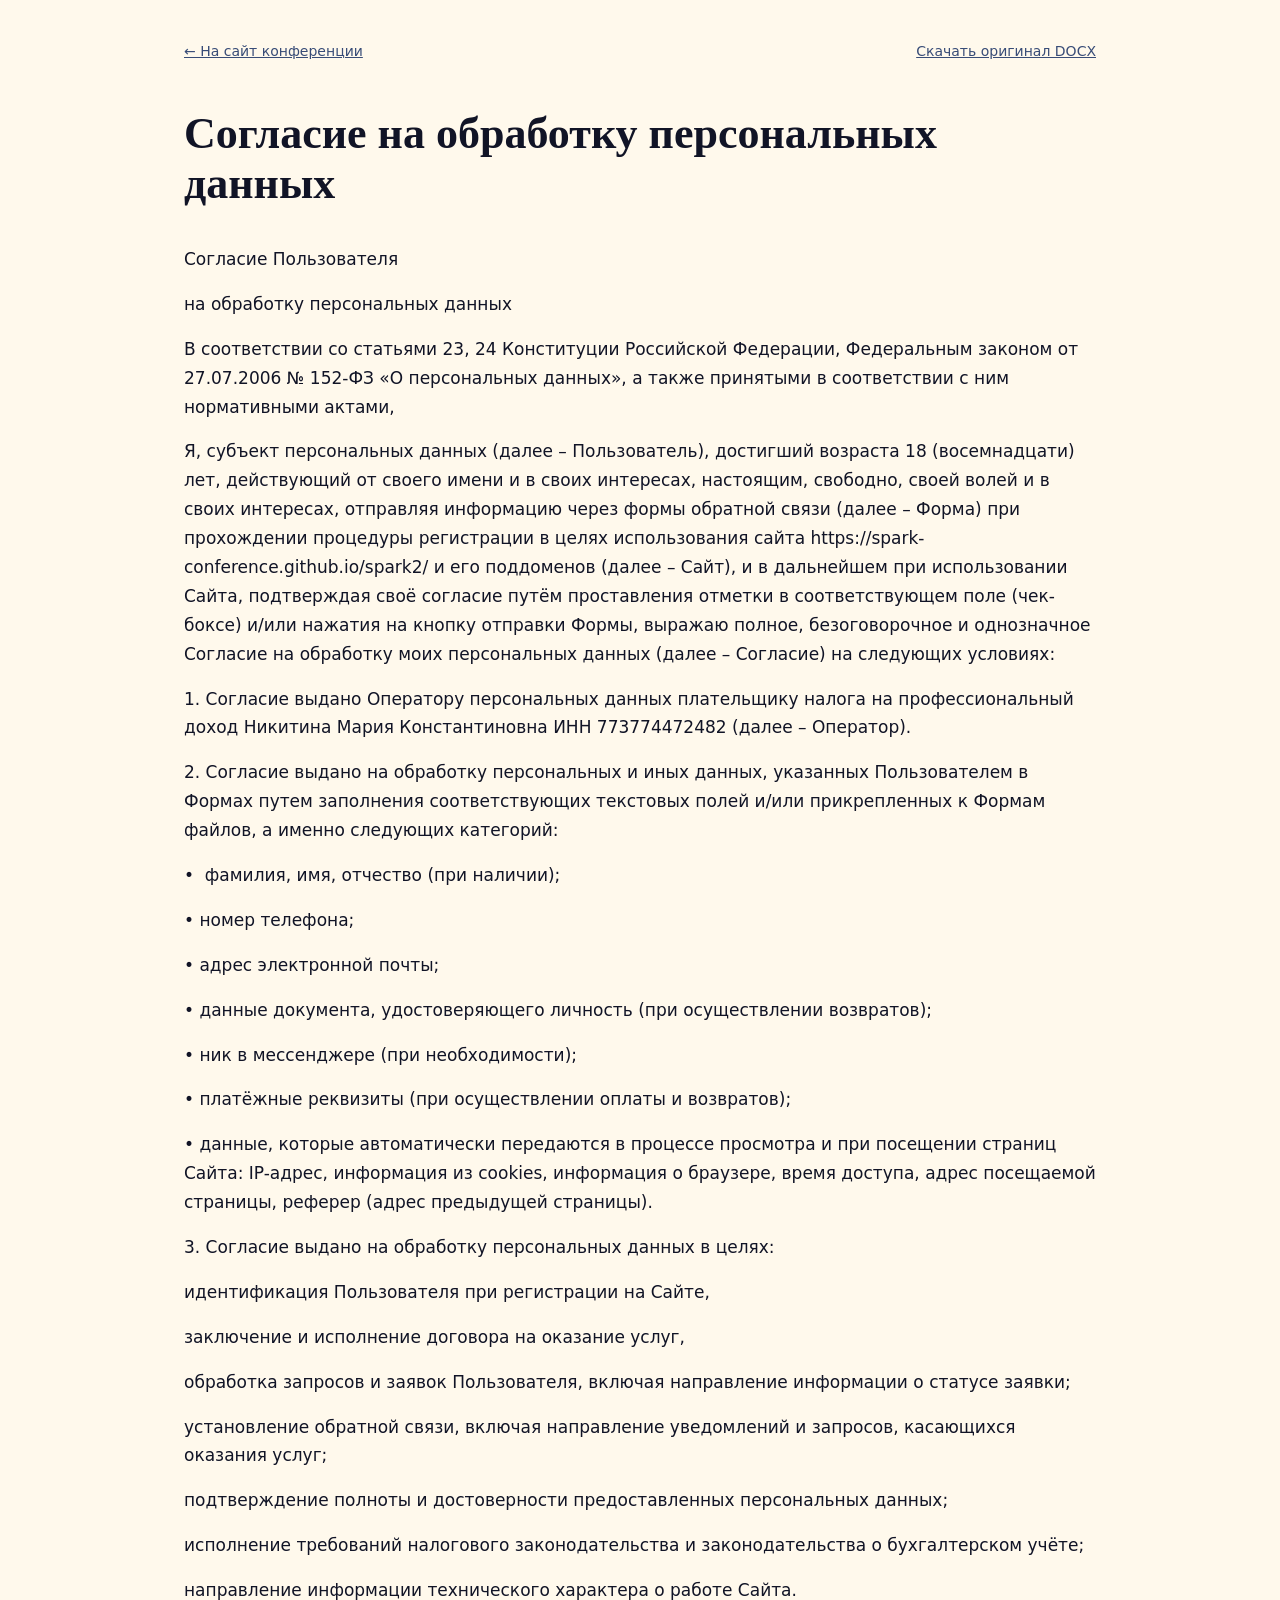
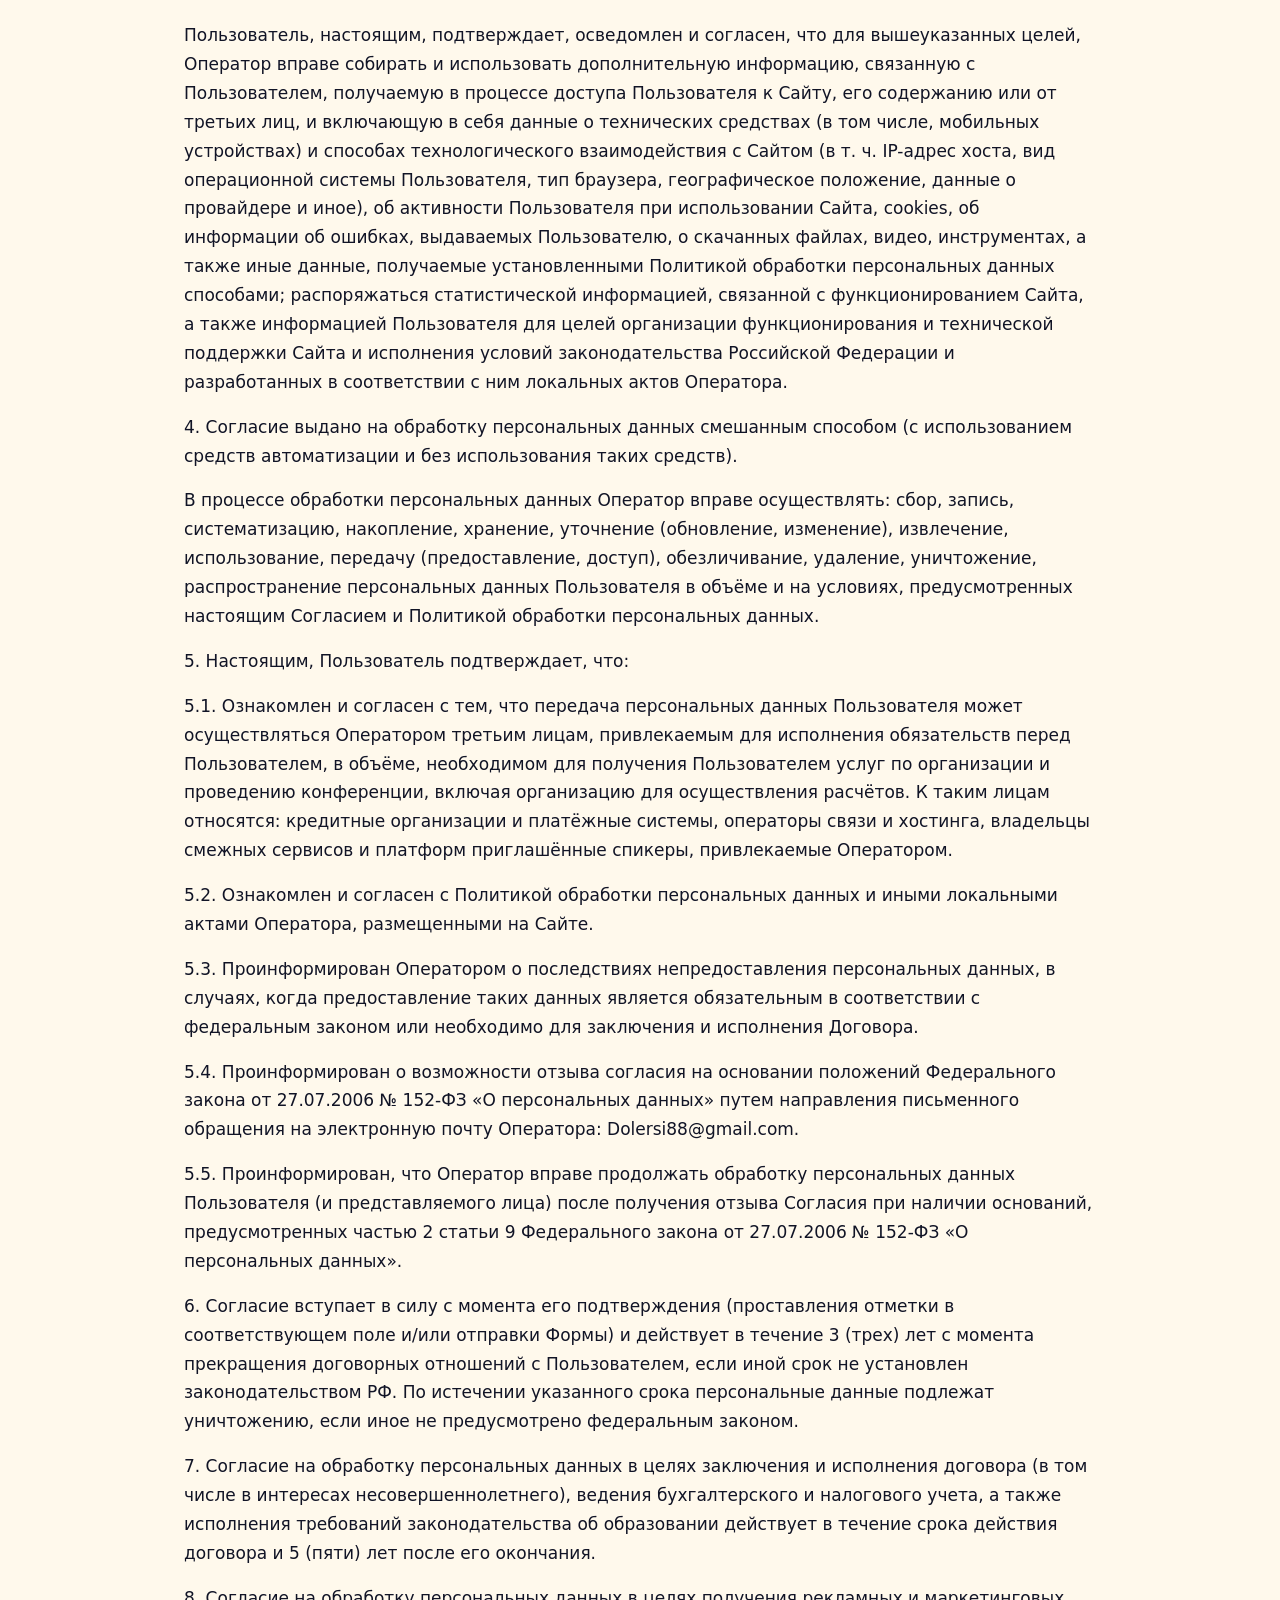
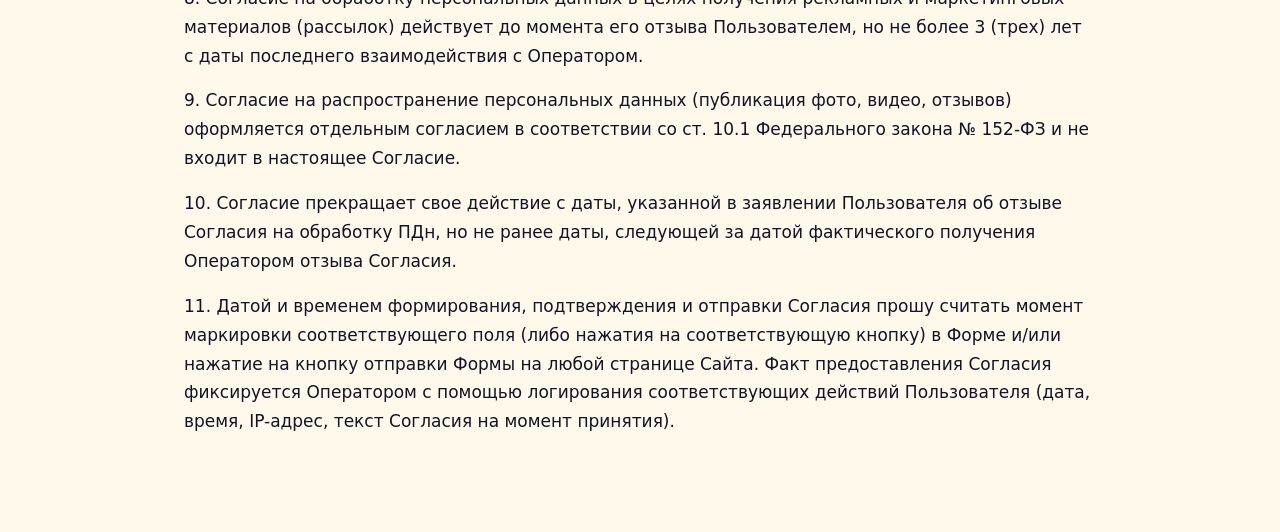
<file: legal/2026-10-22/processing.html>
<!doctype html><html lang="ru"><head><meta charset="utf-8"><meta name="viewport" content="width=device-width,initial-scale=1"><meta name="referrer" content="no-referrer"><title>Согласие на обработку персональных данных — СПАРК</title><link rel="stylesheet" href="../legal.css"></head><body><main><nav><a href="../../index.html">← На сайт конференции</a><a href="processing.docx" download>Скачать оригинал DOCX</a></nav><h1>Согласие на обработку персональных данных</h1><div class="legal-content"><p>Согласие Пользователя</p><p>на обработку персональных данных </p><p>В соответствии со статьями 23, 24 Конституции Российской Федерации, Федеральным законом от 27.07.2006 № 152-ФЗ «О персональных данных», а также принятыми в соответствии с ним нормативными актами,</p><p>Я, субъект персональных данных (далее – Пользователь), достигший возраста 18 (восемнадцати) лет, действующий от своего имени и в своих интересах, настоящим, свободно, своей волей и в своих интересах, отправляя информацию через формы обратной связи (далее – Форма) при прохождении процедуры регистрации в целях использования сайта https://spark-conference.github.io/spark2/ и его поддоменов (далее – Сайт), и в дальнейшем при использовании Сайта, подтверждая своё согласие путём проставления отметки в соответствующем поле (чек-боксе) и/или нажатия на кнопку отправки Формы, выражаю полное, безоговорочное и однозначное Согласие на обработку моих персональных данных (далее – Согласие) на следующих условиях:</p><p>1. Согласие выдано Оператору персональных данных плательщику налога на профессиональный доход Никитина Мария Константиновна ИНН 773774472482 (далее – Оператор).</p><p>2. Согласие выдано на обработку персональных и иных данных, указанных Пользователем в Формах путем заполнения соответствующих текстовых полей и/или прикрепленных к Формам файлов, а именно следующих категорий: </p><p>•  фамилия, имя, отчество (при наличии);</p><p>• номер телефона;</p><p>• адрес электронной почты;</p><p>• данные документа, удостоверяющего личность (при осуществлении возвратов);</p><p>• ник в мессенджере (при необходимости);</p><p>• платёжные реквизиты (при осуществлении оплаты и возвратов);</p><p>• данные, которые автоматически передаются в процессе просмотра и при посещении страниц Сайта: IP-адрес, информация из cookies, информация о браузере, время доступа, адрес посещаемой страницы, реферер (адрес предыдущей страницы).</p><p>3. Согласие выдано на обработку персональных данных в целях:</p><p>идентификация Пользователя при регистрации на Сайте,</p><p>заключение и исполнение договора на оказание услуг,</p><p>обработка запросов и заявок Пользователя, включая направление информации о статусе заявки;</p><p>установление обратной связи, включая направление уведомлений и запросов, касающихся оказания услуг;</p><p>подтверждение полноты и достоверности предоставленных персональных данных;</p><p>исполнение требований налогового законодательства и законодательства о бухгалтерском учёте;</p><p>направление информации технического характера о работе Сайта.</p><p>Пользователь, настоящим, подтверждает, осведомлен и согласен, что для вышеуказанных целей, Оператор вправе собирать и использовать дополнительную информацию, связанную с Пользователем, получаемую в процессе доступа Пользователя к Сайту, его содержанию или от третьих лиц, и включающую в себя данные о технических средствах (в том числе, мобильных устройствах) и способах технологического взаимодействия с Сайтом (в т. ч. IP-адрес хоста, вид операционной системы Пользователя, тип браузера, географическое положение, данные о провайдере и иное), об активности Пользователя при использовании Сайта, cookies, об информации об ошибках, выдаваемых Пользователю, о скачанных файлах, видео, инструментах, а также иные данные, получаемые установленными Политикой обработки персональных данных способами; распоряжаться статистической информацией, связанной с функционированием Сайта, а также информацией Пользователя для целей организации функционирования и технической поддержки Сайта и исполнения условий законодательства Российской Федерации и разработанных в соответствии с ним локальных актов Оператора.</p><p>4. Согласие выдано на обработку персональных данных смешанным способом (с использованием средств автоматизации и без использования таких средств).</p><p>В процессе обработки персональных данных Оператор вправе осуществлять: сбор, запись, систематизацию, накопление, хранение, уточнение (обновление, изменение), извлечение, использование, передачу (предоставление, доступ), обезличивание, удаление, уничтожение, распространение персональных данных Пользователя в объёме и на условиях, предусмотренных настоящим Согласием и Политикой обработки персональных данных.</p><p>5. Настоящим, Пользователь подтверждает, что:</p><p>5.1. Ознакомлен и согласен с тем, что передача персональных данных Пользователя может осуществляться Оператором третьим лицам, привлекаемым для исполнения обязательств перед Пользователем, в объёме, необходимом для получения Пользователем услуг по организации и проведению конференции, включая организацию для осуществления расчётов. К таким лицам относятся: кредитные организации и платёжные системы, операторы связи и хостинга, владельцы смежных сервисов и платформ приглашённые спикеры, привлекаемые Оператором.</p><p>5.2. Ознакомлен и согласен с Политикой обработки персональных данных и иными локальными актами Оператора, размещенными на Сайте.</p><p>5.3. Проинформирован Оператором о последствиях непредоставления персональных данных, в случаях, когда предоставление таких данных является обязательным в соответствии с федеральным законом или необходимо для заключения и исполнения Договора.</p><p>5.4. Проинформирован о возможности отзыва согласия на основании положений Федерального закона от 27.07.2006 № 152-ФЗ «О персональных данных» путем направления письменного обращения на электронную почту Оператора: Dolersi88@gmail.com.  </p><p>5.5. Проинформирован, что Оператор вправе продолжать обработку персональных данных Пользователя (и представляемого лица) после получения отзыва Согласия при наличии оснований, предусмотренных частью 2 статьи 9 Федерального закона от 27.07.2006 № 152-ФЗ «О персональных данных».</p><p>6. Согласие вступает в силу с момента его подтверждения (проставления отметки в соответствующем поле и/или отправки Формы) и действует в течение 3 (трех) лет с момента прекращения договорных отношений с Пользователем, если иной срок не установлен законодательством РФ. По истечении указанного срока персональные данные подлежат уничтожению, если иное не предусмотрено федеральным законом.</p><p>7. Согласие на обработку персональных данных в целях заключения и исполнения договора (в том числе в интересах несовершеннолетнего), ведения бухгалтерского и налогового учета, а также исполнения требований законодательства об образовании действует в течение срока действия договора и 5 (пяти) лет после его окончания.</p><p>8. Согласие на обработку персональных данных в целях получения рекламных и маркетинговых материалов (рассылок) действует до момента его отзыва Пользователем, но не более 3 (трех) лет с даты последнего взаимодействия с Оператором.</p><p>9. Согласие на распространение персональных данных (публикация фото, видео, отзывов) оформляется отдельным согласием в соответствии со ст. 10.1 Федерального закона № 152-ФЗ и не входит в настоящее Согласие.</p><p>10. Согласие прекращает свое действие с даты, указанной в заявлении Пользователя об отзыве Согласия на обработку ПДн, но не ранее даты, следующей за датой фактического получения Оператором отзыва Согласия.</p><p>11. Датой и временем формирования, подтверждения и отправки Согласия прошу считать момент маркировки соответствующего поля (либо нажатия на соответствующую кнопку) в Форме и/или нажатие на кнопку отправки Формы на любой странице Сайта. Факт предоставления Согласия фиксируется Оператором с помощью логирования соответствующих действий Пользователя (дата, время, IP-адрес, текст Согласия на момент принятия).</p></div></main></body></html>
</file>
<file: styles.css>
:root {
  --navy: #070b28;
  --navy-2: #0d1439;
  --cream: #fff1d3;
  --paper: #f4e4bf;
  --gold: #c49a52;
  --gold-soft: #efd5a1;
  --ink: #111426;
  --muted-ink: rgba(17,20,38,.68);
  --muted-cream: rgba(255,241,211,.68);
  --line-dark: rgba(255,241,211,.22);
  --line-light: rgba(17,20,38,.16);
  --max: 1260px;
  --sans: "Manrope", Inter, ui-sans-serif, -apple-system, BlinkMacSystemFont, "Segoe UI", sans-serif;
  --serif: "Cormorant Garamond", Georgia, serif;
}

* { box-sizing: border-box; }
html { scroll-behavior: smooth; max-width: 100%; overflow-x: clip; }
body {
  margin: 0;
  min-width: 320px;
  max-width: 100%;
  overflow-x: clip;
  background: var(--navy);
  color: var(--cream);
  font-family: var(--sans);
  line-height: 1.5;
}
img { display: block; width: 100%; max-width: 100%; }
a { color: inherit; }
button, a { -webkit-tap-highlight-color: transparent; }
main, section, article, header, footer, nav, div, figure { min-width: 0; }
h1, h2, h3, p, strong, span, a { min-width: 0; overflow-wrap: break-word; }
h2, h3 { text-wrap: balance; }
p { text-wrap: pretty; }
::selection { background: var(--paper); color: var(--navy); }

.skip-link {
  position: fixed;
  left: 12px;
  top: -80px;
  z-index: 100;
  padding: 10px 16px;
  background: var(--cream);
  color: var(--navy);
  text-decoration: none;
}
.skip-link:focus { top: 12px; }

/* Header — navigation only */
.site-header {
  position: absolute;
  z-index: 40;
  top: 38px;
  left: 0;
  right: 0;
  width: 100%;
  display: flex;
  align-items: center;
  justify-content: center;
  padding: 0 72px;
  pointer-events: none;
}
.site-nav {
  display: flex;
  align-items: center;
  justify-content: center;
  flex-wrap: wrap;
  gap: clamp(20px, 2.6vw, 42px);
  pointer-events: auto;
}
.site-nav a {
  white-space: nowrap;
  font-size: .67rem;
  font-weight: 700;
  letter-spacing: .08em;
  text-transform: uppercase;
  text-decoration: none;
  opacity: .72;
}
.site-nav a:hover,
.site-nav a:focus-visible { opacity: 1; }
.site-nav .nav-cta {
  opacity: 1;
  padding-bottom: 4px;
  border-bottom: 1px solid var(--gold-soft);
}
.menu-toggle { display: none; font: inherit; }

/* Hero */
.hero {
  position: relative;
  min-height: max(700px, 100svh);
  overflow: clip;
  background:
    radial-gradient(circle at 50% 48%, rgba(214,174,103,.10), transparent 28%),
    var(--navy);
}
.hero-frame {
  position: absolute;
  inset: 20px;
  border: 1px solid rgba(255,241,211,.82);
  pointer-events: none;
}
.hero-frame::after {
  content: "";
  position: absolute;
  inset: 12px;
  border: 1px solid rgba(255,241,211,.24);
}
.notch { display: none; }
.hero-cursor-glow {
  position: absolute;
  width: 420px;
  height: 420px;
  left: calc(var(--mx, .5) * 100% - 210px);
  top: calc(var(--my, .48) * 100% - 210px);
  background: radial-gradient(circle, rgba(244,205,130,.10), transparent 67%);
  filter: blur(8px);
  pointer-events: none;
}
.hero-inner {
  position: relative;
  z-index: 4;
  width: min(calc(100% - 112px), 1400px);
  min-height: max(700px, 100svh);
  margin: 0 auto;
  padding: 108px 0 54px;
  display: flex;
  flex-direction: column;
  gap: 30px;
}
.hero-main {
  flex: 1 1 auto;
  min-height: 360px;
  display: flex;
  flex-direction: column;
  align-items: center;
  justify-content: center;
  text-align: center;
  padding: 32px 0 18px;
}
.hero-pretitle {
  margin: 0 0 18px;
  color: var(--gold-soft);
  font-family: var(--serif);
  font-style: italic;
  font-size: clamp(1rem, 1.35vw, 1.28rem);
}
.hero h1 {
  max-width: 100%;
  margin: 0;
  color: var(--cream);
  font-size: clamp(5rem, 9vw, 8.75rem);
  line-height: .84;
  letter-spacing: .015em;
  font-weight: 700;
  white-space: nowrap;
}
.hero-latin-name {
  margin: 20px 0 0;
  color: var(--cream);
  font-family: var(--serif);
  font-size: clamp(1.8rem, 2.7vw, 2.8rem);
  font-weight: 600;
  letter-spacing: .13em;
  line-height: 1;
}
.spark-meaning {
  margin: 16px auto 0;
  max-width: 900px;
  color: rgba(255,241,211,.62);
  font-size: clamp(.66rem, .92vw, .88rem);
  letter-spacing: .14em;
  line-height: 1.55;
  text-transform: uppercase;
}
.spark-meaning i { margin: 0 .38em; color: var(--gold); font-family: var(--serif); }
.hero-bottom {
  flex: 0 0 auto;
  display: grid;
  grid-template-columns: 150px 150px minmax(280px, 1fr) auto;
  gap: clamp(18px, 2.5vw, 42px);
  align-items: center;
  padding: 22px 0 0;
  border-top: 1px solid rgba(255,241,211,.24);
}
.hero-meta-block { display: grid; gap: 4px; }
.meta-label {
  color: rgba(255,241,211,.44);
  font-size: .6rem;
  letter-spacing: .17em;
  text-transform: uppercase;
}
.hero-meta-block strong { font-size: .84rem; letter-spacing: .07em; }
.hero-note {
  margin: 0;
  max-width: 560px;
  color: rgba(255,241,211,.58);
  font-size: clamp(.73rem, .86vw, .86rem);
  line-height: 1.55;
}
.ticket-button,
.section-ticket-cta {
  display: inline-flex;
  align-items: center;
  justify-content: center;
  gap: 18px;
  text-decoration: none;
  text-transform: uppercase;
  letter-spacing: .08em;
  font-size: .66rem;
  font-weight: 700;
}
.ticket-button {
  min-width: 200px;
  justify-content: space-between;
  padding: 13px 15px 13px 18px;
  border: 1px solid var(--paper);
  transition: background .2s ease, color .2s ease, transform .2s ease;
}
.ticket-button:hover,
.ticket-button:focus-visible { background: var(--cream); color: var(--navy); transform: translateY(-2px); }
.ticket-button b { font-size: 1rem; font-weight: 500; }
.scroll-cue {
  position: absolute;
  z-index: 5;
  right: 42px;
  bottom: 42px;
  display: flex;
  align-items: center;
  gap: 10px;
  writing-mode: vertical-rl;
  color: rgba(255,241,211,.42);
  font-size: .55rem;
  letter-spacing: .18em;
  text-transform: uppercase;
  text-decoration: none;
}
.scroll-cue span { width: 1px; height: 35px; background: rgba(255,241,211,.35); }
.spark {
  position: absolute;
  z-index: 2;
  color: var(--gold-soft);
  opacity: .8;
}
.spark-a { left: 8.5%; top: 30%; font-size: 24px; }
.spark-b { right: 10%; top: 31%; font-size: 18px; }
.spark-c { right: 20%; bottom: 25%; font-size: 12px; }

/* Shared section typography */
.section-kicker {
  margin: 0 0 18px;
  color: var(--gold);
  font-size: .68rem;
  font-weight: 800;
  letter-spacing: .18em;
  text-transform: uppercase;
}
h2 {
  margin: 0;
  font-family: var(--serif);
  font-size: clamp(3rem, 6vw, 6.2rem);
  line-height: .9;
  letter-spacing: -.04em;
  font-weight: 600;
}
.section-ticket-cta {
  width: fit-content;
  margin-top: 28px;
  padding: 13px 18px;
  border: 1px solid currentColor;
  color: var(--ink);
  transition: background .2s ease, color .2s ease, transform .2s ease;
}
.section-ticket-cta:hover,
.section-ticket-cta:focus-visible { background: var(--ink); color: var(--cream); transform: translateY(-2px); }

/* 01 — About */
.manifesto {
  min-height: 88vh;
  display: grid;
  grid-template-columns: minmax(320px,.82fr) minmax(0,1.18fr);
  background: var(--cream);
  color: var(--ink);
}
.manifesto-visual { min-height: 720px; overflow: hidden; background: var(--navy); }
.manifesto-visual img { height: 100%; object-fit: cover; object-position: center; filter: saturate(.84) contrast(.97); }
.manifesto-copy {
  padding: clamp(62px, 8vw, 118px) clamp(34px, 7vw, 112px);
  display: flex;
  flex-direction: column;
  justify-content: center;
}
.manifesto-copy h2 { max-width: 900px; font-size: clamp(3rem, 5.5vw, 5.9rem); }
.manifesto-text {
  margin: 38px 0 34px;
  max-width: 760px;
  color: var(--muted-ink);
  font-size: clamp(.93rem, 1.05vw, 1.04rem);
  line-height: 1.78;
}
.manifesto-text p { margin: 0; }
.manifesto-text p + p { margin-top: 16px; }
.spark-sequence {
  display: grid;
  grid-template-columns: repeat(5, minmax(0,1fr));
  border-top: 1px solid var(--line-light);
}
.spark-sequence span {
  padding: 16px 8px 0 0;
  display: grid;
  gap: 6px;
  color: var(--muted-ink);
  font-size: .68rem;
}
.spark-sequence b { color: var(--navy); font-family: var(--serif); font-size: 1.8rem; line-height: 1; }

/* 02 — Topics */
.conference-topics {
  padding: clamp(86px, 10vw, 150px) max(24px, calc((100vw - var(--max))/2));
  background: var(--navy);
  color: var(--cream);
}
.topics-head { margin-bottom: clamp(54px, 7vw, 86px); }
.topics-head h2 { max-width: 1030px; font-style: italic; font-weight: 500; }
.topics-list { border-top: 1px solid var(--line-dark); }
.topic-row {
  display: grid;
  grid-template-columns: minmax(230px,.72fr) minmax(0,1.28fr);
  gap: clamp(30px, 6vw, 90px);
  padding: clamp(34px, 4vw, 54px) 0;
  border-bottom: 1px solid var(--line-dark);
}
.topic-row h3 {
  margin: 0;
  font-family: var(--serif);
  font-size: clamp(2.2rem, 3.7vw, 4rem);
  line-height: .96;
  font-weight: 600;
}
.topic-row p {
  max-width: 760px;
  margin: 0;
  color: var(--muted-cream);
  font-size: clamp(.94rem, 1.06vw, 1.05rem);
  line-height: 1.78;
}

/* 03 — Why */
.why-attend {
  display: grid;
  grid-template-columns: minmax(0,1.15fr) minmax(300px,.85fr);
  gap: clamp(48px, 8vw, 120px);
  padding: clamp(90px, 11vw, 160px) max(24px, calc((100vw - var(--max))/2));
  background: var(--cream);
  color: var(--ink);
}
.why-copy h2 { max-width: 900px; font-size: clamp(3rem, 5.4vw, 5.8rem); }
.why-copy > p:not(.section-kicker) {
  max-width: 720px;
  margin: 34px 0 0;
  color: var(--muted-ink);
  font-size: clamp(.94rem, 1.04vw, 1.03rem);
  line-height: 1.78;
}
.why-notes { align-self: end; border-top: 1px solid var(--line-light); }
.why-notes p {
  margin: 0;
  padding: 20px 0;
  border-bottom: 1px solid var(--line-light);
  color: var(--muted-ink);
  line-height: 1.65;
  font-size: .92rem;
}

/* 04 — Speakers */
.speakers {
  padding: clamp(92px, 11vw, 150px) max(24px, calc((100vw - var(--max))/2)) clamp(100px, 12vw, 165px);
  background: var(--paper);
  color: var(--ink);
}
.section-intro.speakers-intro {
  display: grid;
  grid-template-columns: minmax(0,1.55fr) minmax(260px,.65fr);
  gap: clamp(30px, 6vw, 84px);
  align-items: end;
  margin-bottom: 20px;
}
.speakers-intro .section-kicker { grid-column: 1 / -1; margin-bottom: 0; color: #8a7041; }
.speakers-intro h2 { font-size: clamp(3.2rem, 5.8vw, 6rem); }
.speakers-intro > p:last-child { margin: 0; color: var(--muted-ink); line-height: 1.7; }
.speakers-ticket-row {
  display: flex;
  justify-content: flex-end;
  margin: 0 0 clamp(42px, 6vw, 68px);
}
.speakers-ticket-row .section-ticket-cta { margin-top: 0; }
.people-grid { border-top: 1px solid var(--line-light); }
.person-card {
  display: grid;
  grid-template-columns: clamp(220px, 24vw, 330px) minmax(0,1fr);
  gap: clamp(28px, 5vw, 76px);
  align-items: center;
  padding: clamp(28px, 3.7vw, 50px) 0;
  border-bottom: 1px solid var(--line-light);
}
.person-photo {
  margin: 0;
  width: 100%;
  aspect-ratio: 4 / 5;
  overflow: hidden;
  background: #ddd2b8;
}
.person-photo img { width: 100%; height: 100%; object-fit: cover; object-position: center 22%; }
.person-card:nth-child(1) .person-photo img { object-position: center 28%; }
.person-card:nth-child(2) .person-photo img { object-position: center 18%; }
.person-card:nth-child(3) .person-photo img { object-position: center 18%; }
.person-card:nth-child(4) .person-photo img { object-position: center 28%; }
.person-card:nth-child(5) .person-photo img { object-position: center 22%; }
.person-card:nth-child(6) .person-photo img { object-position: center 22%; }
.person-card:nth-child(7) .person-photo img { object-position: center 18%; }
.person-card:nth-child(8) .person-photo img { object-position: center 18%; }
.person-card:nth-child(9) .person-photo img { object-position: center 24%; }
.person-copy { min-width: 0; max-width: 820px; }
.person-copy h3 {
  margin: 0 0 18px;
  font-family: var(--serif);
  font-size: clamp(2.65rem, 4.5vw, 4.8rem);
  line-height: .92;
  letter-spacing: -.03em;
  font-weight: 600;
}
.person-role,
.person-bio { margin: 0; max-width: 800px; hyphens: auto; }
.person-role { font-size: clamp(.94rem, 1.05vw, 1.06rem); line-height: 1.65; }
.person-bio {
  margin-top: 14px;
  padding-top: 14px;
  border-top: 1px solid rgba(17,20,38,.13);
  color: var(--muted-ink);
  font-size: clamp(.86rem, .95vw, .96rem);
  line-height: 1.72;
}

/* 05 — Tickets */
.tickets {
  padding: clamp(90px, 10vw, 150px) max(24px, calc((100vw - var(--max))/2));
  background: var(--navy);
}
.ticket-shell {
  position: relative;
  display: grid;
  grid-template-columns: minmax(0, 1.35fr) minmax(300px, .65fr);
  border: 1px solid rgba(255,241,211,.42);
  overflow: hidden;
}
.ticket-main {
  min-width: 0;
  padding: clamp(42px, 6vw, 78px);
  display: flex;
  flex-direction: column;
  justify-content: center;
}
.ticket-main h2 {
  max-width: 820px;
  font-size: clamp(3.1rem, 5.4vw, 5.5rem);
}
.ticket-price {
  margin-top: 10px;
  font-family: var(--serif);
  font-size: clamp(4.8rem, 9vw, 8.4rem);
  line-height: .82;
  letter-spacing: -.045em;
  color: var(--cream);
  white-space: nowrap;
}
.ticket-price span {
  font-size: .47em;
  vertical-align: .16em;
  letter-spacing: 0;
}
.ticket-main > p:not(.section-kicker) {
  max-width: 620px;
  margin: 26px 0 0;
  color: var(--muted-cream);
  line-height: 1.72;
}
.ticket-main .ticket-purchase {
  margin-top: 30px;
  align-self: flex-start;
}
.ticket-stub {
  min-width: 0;
  padding: clamp(36px, 4.5vw, 58px);
  border-left: 1px dashed rgba(255,241,211,.42);
  background:
    radial-gradient(circle at 15% 20%, rgba(214,177,106,.09), transparent 34%),
    rgba(255,255,255,.015);
}
.ticket-stub-editorial {
  display: flex;
  flex-direction: column;
  justify-content: space-between;
  gap: 34px;
}
.ticket-stub-brand {
  font-size: clamp(.88rem, 1vw, 1.02rem);
  font-weight: 800;
  letter-spacing: .18em;
  text-transform: uppercase;
  color: var(--cream);
}
.ticket-stub-brand span { color: var(--gold-soft); }
.ticket-stub-rule {
  width: 100%;
  height: 1px;
  background: linear-gradient(90deg, rgba(255,241,211,.55), rgba(255,241,211,.08));
}
.ticket-stub-meta {
  display: grid;
  gap: 24px;
}
.ticket-stub-meta div {
  display: grid;
  gap: 7px;
}
.ticket-stub-meta small {
  color: var(--muted-cream);
  font-size: .62rem;
  font-weight: 800;
  letter-spacing: .15em;
  text-transform: uppercase;
}
.ticket-stub-meta strong {
  font-family: var(--serif);
  font-size: clamp(1.9rem, 2.6vw, 2.8rem);
  font-weight: 500;
  line-height: 1;
}
.ticket-stub-mark {
  width: fit-content;
  padding: 10px 12px 9px;
  border: 1px solid rgba(255,241,211,.34);
  color: var(--gold-soft);
  font-size: .66rem;
  font-weight: 800;
  letter-spacing: .13em;
  text-transform: uppercase;
}
.ticket-stub-number {
  color: rgba(255,241,211,.5);
  font-size: .62rem;
  letter-spacing: .16em;
}

/* 06 — Venue */
.venue {
  padding: clamp(90px, 10vw, 150px) max(24px, calc((100vw - var(--max))/2));
  background: var(--cream);
  color: var(--ink);
}
.venue-heading {
  display: grid;
  grid-template-columns: minmax(0,1.3fr) minmax(280px,.7fr);
  gap: clamp(36px, 6vw, 90px);
  align-items: end;
  margin-bottom: clamp(44px, 6vw, 70px);
}
.venue-heading h2 { font-size: clamp(3.4rem, 6vw, 6.3rem); }
.venue-heading h2 em { font-weight: 500; }
.venue-lead { margin: 0; color: var(--muted-ink); line-height: 1.75; }
.venue-layout {
  display: grid;
  grid-template-columns: minmax(280px,.7fr) minmax(0,1.3fr);
  min-height: 520px;
  border-top: 1px solid var(--line-light);
}
.venue-details {
  padding: 42px clamp(28px, 4vw, 56px) 42px 0;
  border-right: 1px solid var(--line-light);
  display: flex;
  flex-direction: column;
  justify-content: space-between;
  gap: 38px;
}
.venue-date-block,
.venue-address { display: grid; gap: 8px; font-style: normal; }
.venue-date-block span,
.venue-address span { color: #8a7041; font-size: .66rem; font-weight: 800; letter-spacing: .16em; text-transform: uppercase; }
.venue-date-block strong { font-size: 1.08rem; }
.venue-address strong {
  font-family: var(--serif);
  font-size: clamp(2.5rem, 4.2vw, 4.6rem);
  line-height: .95;
  font-weight: 600;
}
.venue-address p { margin: 4px 0 0; color: var(--muted-ink); }
.venue-actions { display: flex; flex-wrap: wrap; gap: 12px; }
.venue-actions a {
  padding: 11px 13px;
  border: 1px solid var(--line-light);
  text-decoration: none;
  font-size: .65rem;
  font-weight: 700;
  letter-spacing: .06em;
  text-transform: uppercase;
}
.venue-map { position: relative; min-height: 520px; overflow: hidden; }
.venue-map iframe { width: 100%; height: 100%; min-height: 520px; border: 0; display: block; }
.venue-map-label {
  position: absolute;
  left: 20px;
  bottom: 20px;
  display: flex;
  align-items: center;
  gap: 8px;
  padding: 9px 12px;
  background: var(--navy);
  color: var(--cream);
  font-size: .68rem;
}
.venue-map-label i { color: var(--gold-soft); }

/* Closing + footer */
.closing {
  min-height: 72vh;
  padding: 100px max(24px, calc((100vw - var(--max))/2));
  display: grid;
  align-content: center;
  justify-items: center;
  text-align: center;
  background: var(--navy-2);
}
.closing > p { margin: 0 0 18px; color: var(--gold-soft); font-size: .67rem; letter-spacing: .16em; }
.closing h2 { max-width: 1000px; font-size: clamp(4rem, 8vw, 8rem); }
.closing h2 em { font-weight: 500; }
.ticket-button-light { margin-top: 36px; }
.site-footer {
  display: flex;
  justify-content: space-between;
  gap: 18px;
  padding: 22px max(24px, calc((100vw - var(--max))/2));
  background: var(--navy);
  color: var(--muted-cream);
  border-top: 1px solid var(--line-dark);
  font-size: .64rem;
  letter-spacing: .08em;
}
.site-footer span:last-child { text-align: right; letter-spacing: .02em; }

/* Responsive */
@media (max-width: 1180px) {
  .site-header { top: 30px; padding: 0 52px; }
  .hero-inner { width: min(calc(100% - 80px), 1180px); padding-top: 96px; }
  .hero-bottom {
    grid-template-columns: 120px 120px minmax(0,1fr);
    gap: 18px 26px;
  }
  .hero-bottom .ticket-button {
    grid-column: 3;
    justify-self: start;
  }
  .scroll-cue { display: none; }
}

@media (max-width: 980px) {
  .site-header {
    top: 24px;
    padding: 0 32px;
    justify-content: flex-start;
  }
  .menu-toggle {
    display: inline-flex;
    align-items: center;
    justify-content: center;
    background: rgba(7,11,40,.9);
    border: 1px solid rgba(255,241,211,.32);
    color: var(--cream);
    padding: 9px 13px;
    text-transform: uppercase;
    letter-spacing: .11em;
    font-size: .62rem;
    pointer-events: auto;
  }
  .site-nav {
    position: absolute;
    top: 46px;
    left: 32px;
    right: 32px;
    display: none;
    flex-direction: column;
    align-items: stretch;
    gap: 0;
    padding: 14px;
    background: rgba(7,11,40,.98);
    border: 1px solid var(--line-dark);
  }
  .site-nav.is-open { display: flex; }
  .site-nav a { padding: 11px 8px; font-size: .7rem; }
  .site-nav .nav-cta { border-bottom: 0; color: var(--gold-soft); }

  .hero { min-height: max(720px, 100svh); }
  .hero-inner {
    min-height: max(720px, 100svh);
    width: min(calc(100% - 64px), 900px);
    padding: 92px 0 42px;
  }
  .hero-main { min-height: 360px; padding-top: 26px; }
  .hero h1 { font-size: clamp(4.6rem, 14vw, 7rem); }
  .hero-latin-name { font-size: clamp(1.65rem, 5vw, 2.4rem); }
  .hero-bottom { grid-template-columns: 1fr 1fr; }
  .hero-note { grid-column: 1 / -1; }
  .hero-bottom .ticket-button { grid-column: 1 / -1; justify-self: start; }

  .manifesto { grid-template-columns: 1fr; }
  .manifesto-visual { min-height: 560px; max-height: 75vh; }
  .manifesto-copy { padding: 68px max(24px, calc((100vw - 760px)/2)); }

  .why-attend,
  .venue-heading { grid-template-columns: 1fr; }
  .why-notes { align-self: auto; }

  .section-intro.speakers-intro { grid-template-columns: 1fr; gap: 18px; }
  .speakers-ticket-row { justify-content: flex-start; }
  .person-card { grid-template-columns: clamp(190px, 30vw, 260px) minmax(0,1fr); gap: 30px; }

  .venue-layout { grid-template-columns: 1fr; }
  .venue-details { padding-right: 0; border-right: 0; border-bottom: 1px solid var(--line-light); }
}

@media (max-width: 760px) {
  .site-header { top: 18px; padding: 0 22px; }
  .site-nav { left: 22px; right: 22px; }
  .hero-frame { inset: 10px; }
  .hero-frame::after { inset: 8px; }
  .hero { min-height: max(740px, 100svh); }
  .hero-inner {
    min-height: max(740px, 100svh);
    width: calc(100% - 48px);
    padding: 82px 0 34px;
    gap: 22px;
  }
  .hero-main { min-height: 350px; padding: 20px 0 10px; }
  .hero-pretitle { margin-bottom: 14px; font-size: .98rem; }
  .hero h1 { font-size: clamp(3.8rem, 18vw, 5.7rem); }
  .hero-latin-name { margin-top: 14px; font-size: clamp(1.35rem, 7vw, 2rem); letter-spacing: .09em; }
  .spark-meaning { max-width: 330px; line-height: 1.75; letter-spacing: .085em; }
  .hero-bottom { grid-template-columns: 1fr 1fr; gap: 14px; padding-top: 18px; }
  .hero-note { grid-column: 1 / -1; }
  .hero-bottom .ticket-button { grid-column: 1 / -1; width: 100%; min-width: 0; }
  .spark-a { left: 6%; top: 26%; }
  .spark-b { right: 7%; top: 30%; }
  .spark-c { display: none; }

  .spark-sequence { grid-template-columns: repeat(5,minmax(0,1fr)); }
  .spark-sequence span { font-size: .5rem; }
  .spark-sequence b { font-size: 1.45rem; }

  .topic-row { grid-template-columns: 1fr; gap: 16px; }

  .person-card {
    grid-template-columns: 118px minmax(0,1fr);
    gap: 18px;
    align-items: start;
    padding: 26px 0;
  }
  .person-copy h3 { font-size: clamp(1.9rem, 7.8vw, 2.75rem); margin-bottom: 10px; }
  .person-role { font-size: .82rem; line-height: 1.55; }
  .person-bio { font-size: .76rem; line-height: 1.58; margin-top: 10px; padding-top: 10px; }

  .ticket-shell { grid-template-columns: 1fr; }
  .ticket-stub { border-left: 0; border-top: 1px dashed rgba(255,241,211,.42); }
  .ticket-stub-editorial { min-height: 330px; }
  .ticket-main .ticket-purchase { align-self: stretch; width: 100%; }

  .venue-map,
  .venue-map iframe { min-height: 390px; }
  .site-footer { flex-direction: column; }
  .site-footer span:last-child { text-align: left; }
}

@media (max-width: 480px) {
  .hero { min-height: max(760px, 100svh); }
  .hero-inner { min-height: max(760px, 100svh); width: calc(100% - 40px); padding-top: 76px; }
  .hero-pretitle { max-width: 285px; margin-left: auto; margin-right: auto; font-size: .94rem; }
  .hero h1 { font-size: clamp(3.25rem, 17vw, 4.6rem); }
  .hero-latin-name { font-size: 1.28rem; }
  .hero-meta-block strong { font-size: .78rem; }
  .ticket-button { font-size: .61rem; }

  .manifesto-copy { padding: 58px 20px; }
  .manifesto-copy h2,
  .topics-head h2,
  .why-copy h2,
  .speakers-intro h2 { font-size: clamp(2.75rem, 12vw, 4rem); }
  .conference-topics,
  .why-attend,
  .speakers,
  .tickets,
  .venue { padding-left: 20px; padding-right: 20px; }

  .spark-sequence span { font-size: .43rem; }
  .spark-sequence b { font-size: 1.3rem; }

  .person-card { grid-template-columns: 96px minmax(0,1fr); gap: 14px; }
  .person-copy h3 { font-size: clamp(1.55rem, 8vw, 2rem); }
  .person-role { font-size: .76rem; }
  .person-bio { font-size: .7rem; }

  .ticket-main { padding: 36px 22px; }
  .ticket-main h2 { font-size: clamp(2.7rem, 12vw, 4rem); }
  .ticket-price { font-size: clamp(4.2rem, 21vw, 6.3rem); }
  .ticket-stub { padding: 34px 22px; }
  .ticket-stub-meta strong { font-size: clamp(2rem, 10vw, 2.8rem); }

  .venue-heading h2 { font-size: clamp(3.5rem, 15vw, 5.2rem); }
  .venue-address strong { font-size: clamp(2.25rem, 11vw, 3.2rem); }
  .venue-actions { flex-direction: column; align-items: stretch; }
  .venue-actions a { text-align: center; }
  .closing { min-height: 64vh; padding-left: 20px; padding-right: 20px; }
  .closing h2 { font-size: clamp(3.6rem, 17vw, 5.8rem); }
}

@media (max-height: 720px) and (min-width: 761px) {
  .hero { min-height: 700px; }
  .hero-inner { min-height: 700px; padding-top: 92px; padding-bottom: 36px; }
  .hero-main { min-height: 330px; padding-top: 18px; padding-bottom: 12px; }
  .hero h1 { font-size: clamp(4.5rem, 8vw, 7rem); }
  .hero-latin-name { font-size: clamp(1.5rem, 2.3vw, 2.25rem); }
}

@media (prefers-reduced-motion: reduce) {
  html { scroll-behavior: auto; }
  *, *::before, *::after { transition: none !important; animation: none !important; }
  .hero-cursor-glow { display: none; }
}


/* v10 — Colour cylinder carousel and conference programme */
.speakers.has-carousel { background: radial-gradient(ellipse at 50% 30%, #20284d 0, var(--navy) 65%); color: var(--cream); padding-bottom: 90px; }
.has-carousel .speakers-intro .section-kicker { color: var(--gold-soft); }
.has-carousel .speakers-intro > p:last-child { color: var(--muted-cream); }
.has-carousel .speakers-ticket-row { margin-bottom: 0; }
.has-carousel .section-ticket-cta { color: var(--cream); }
.has-carousel .section-ticket-cta:hover { background: var(--cream); color: var(--navy); }
.speaker-carousel { margin-top: 15px; }
.carousel-viewport { height: 430px; position: relative; perspective: 2500px; overflow: hidden; touch-action: pan-y; cursor: grab; user-select: none; }
.carousel-viewport.is-dragging { cursor: grabbing; }
.carousel-camera, .carousel-ring { position: absolute; left: 50%; top: 50%; transform-style: preserve-3d; }
.carousel-portrait { position: absolute; width: 0; height: 0; padding: 0; border: 0; background: none; transform-style: preserve-3d; cursor: pointer; }
.portrait-strip { position: absolute; overflow: hidden; background: var(--navy); }
.portrait-strip img { position: absolute; object-fit: cover; filter: none; }
.portrait-strip::after { content: ''; position: absolute; inset: 0; background: var(--navy); opacity: var(--shade,0); pointer-events: none; }
.carousel-controls { display: flex; justify-content: space-between; align-items: center; gap: 20px; padding: 18px 0 24px; border-bottom: 1px solid var(--line-dark); }
.carousel-controls p { font-size: .75rem; color: var(--muted-cream); margin: 0; }
.carousel-navigation { display: flex; align-items: center; gap: 18px; }
.carousel-navigation button { border: 1px solid var(--line-dark); border-radius: 50%; width: 46px; height: 46px; background: transparent; color: var(--cream); font: inherit; font-size: 22px; cursor: pointer; flex-shrink: 0; }
.carousel-navigation button:hover { background: var(--cream); color: var(--navy); }
.carousel-count { font-size: .72rem; min-width: 215px; text-align: center; font-variant-numeric: tabular-nums; }
.speaker-picker { display: flex; flex-wrap: wrap; justify-content: center; gap: 9px; padding: 25px 0 32px; }
.speaker-picker button { background: none; color: var(--muted-cream); border: 1px solid var(--line-dark); padding: 9px 13px; border-radius: 3px; font: inherit; font-size: .73rem; cursor: pointer; }
.speaker-picker button[aria-pressed="true"], .speaker-picker button:hover { background: var(--gold-soft); border-color: var(--gold-soft); color: var(--navy); }
.has-carousel .people-grid { border: 0; padding: clamp(26px,4vw,54px); background: var(--cream); color: var(--ink); min-height: 345px; }
.has-carousel .person-card { display: block; padding: 0; border: 0; }
.has-carousel .person-card[hidden] { display: none; }
.has-carousel .person-photo { display: none; }
.has-carousel .person-copy { max-width: none; display: grid; grid-template-columns: .9fr 1.1fr; column-gap: 50px; }
.speaker-slot { grid-column: 1 / -1; margin: 0 0 20px; color: #796034; text-transform: uppercase; font-size: .7rem; letter-spacing: .12em; }
.has-carousel .person-copy h3 { grid-column: 1; grid-row: 2 / 4; font-size: clamp(2.7rem,4.7vw,4.9rem); margin: 0; }
.has-carousel .person-role, .has-carousel .person-bio { grid-column: 2; font-size: .95rem; line-height: 1.75; }
:focus-visible { outline: 2px solid var(--gold); outline-offset: 5px; }
.schedule { background: var(--paper); color: var(--ink); padding: clamp(70px,9vw,130px) max(24px, calc((100vw - var(--max))/2)); }
.schedule-heading { display: flex; justify-content: space-between; align-items: flex-end; gap: 35px; margin-bottom: 65px; }
.schedule .section-kicker { color: #796034; }
.schedule h2 { font-size: clamp(3.2rem,6vw,6.2rem); }
.schedule h2 em { font-weight: 500; }
.schedule-date { padding-bottom: 5px; }
.schedule-date > span { font-size: 1rem; letter-spacing: .14em; font-weight: 700; }
.schedule-date p { color: var(--muted-ink); font-size: .85rem; }
.schedule-date a { text-decoration: none; display: inline-block; padding-bottom: 8px; border-bottom: 1px solid var(--ink); font-size: .85rem; }
.schedule-list { list-style: none; padding: 0; margin: 0; border-top: 1px solid var(--line-light); }
.schedule-row { display: grid; grid-template-columns: 195px 1fr 120px; gap: 24px; align-items: center; padding: 29px 24px; border-bottom: 1px solid var(--line-light); }
.schedule-time { display: flex; gap: 8px; font-size: 1rem; font-variant-numeric: tabular-nums; white-space: nowrap; }
.schedule-time > span { opacity: .45; }
.schedule-row h3 { margin: 0; font-family: var(--serif); font-size: clamp(1.6rem,2.4vw,2.3rem); font-weight: 600; line-height: 1.15; }
.schedule-row h3 a { display: flex; align-items: center; justify-content: space-between; gap: 12px; text-decoration: none; }
.schedule-row h3 a:hover { color: #816029; }
.schedule-row h3 a > span { font-family: var(--sans); font-size: 1.2rem; font-weight: 400; color: #8a7041; }
.schedule-kind { font-size: .6rem; letter-spacing: .1em; text-transform: uppercase; text-align: right; color: #796034; }

.schedule-break { background: var(--navy); color: var(--cream); border-bottom: 0; margin: 12px 0; border-radius: 4px; padding-top: 30px; padding-bottom: 30px; }
.schedule-break .schedule-kind { color: var(--gold-soft); }
@media(max-width:760px) {
 .carousel-viewport { height: 345px; margin: 0 -20px; }
 .carousel-controls { flex-direction: column; gap: 14px; }
 .carousel-navigation { width: 100%; justify-content: space-between; gap: 8px; }
 .carousel-count { min-width: 0; }
 .speaker-picker { gap: 7px; }
 .speaker-picker button { padding: 9px; font-size: .67rem; }
 .has-carousel .person-copy { display: block; }
 .has-carousel .person-copy h3 { font-size: 2.8rem; margin-bottom: 22px; }
 .has-carousel .person-role, .has-carousel .person-bio { font-size: .9rem; }
 .has-carousel .people-grid { padding: 28px 22px; min-height: 0; }
 .schedule-heading { flex-direction: column; align-items: flex-start; margin-bottom: 35px; }
 .schedule-row { grid-template-columns: 1fr; gap: 10px; padding: 22px 12px; }
 .schedule-kind { display: none; }
 .schedule-time { font-size: .8rem; color: #796034; }
 .schedule-break .schedule-time { color: var(--gold-soft); }
 .schedule-row h3 { font-size: 1.8rem; }

 .schedule { padding-left: 20px; padding-right: 20px; }
}
@media print {
 .has-carousel .person-card[hidden] { display: block; }
 .has-carousel .person-card { margin-bottom: 35px; }
 .speaker-carousel { display: none; }
}
.has-carousel .speakers-intro { row-gap: 22px; }

/* v12 — Conference partners */
.partners { padding: clamp(70px, 9vw, 120px) max(24px, calc((100vw - var(--max))/2)); background: var(--navy); color: var(--cream); border-bottom: 1px solid var(--line-dark); }
.partners-heading { margin-bottom: 48px; }
.partners-heading h2 { font-size: clamp(3rem, 5.5vw, 5.5rem); }
.partners .section-kicker { color: var(--gold-soft); }
.partners-grid { display: grid; grid-template-columns: repeat(3, minmax(0, 1fr)); border-top: 1px solid var(--line-dark); border-bottom: 1px solid var(--line-dark); }
.partner-card { padding: 38px 30px; }
.partner-card + .partner-card { border-left: 1px solid var(--line-dark); }
.partner-mark { display: block; color: var(--gold-soft); font-size: 23px; margin-bottom: 28px; }
.partner-card h3 { margin: 0; font-family: var(--serif); font-size: clamp(2rem, 3vw, 3rem); font-weight: 500; line-height: 1.08; }
.partner-card p { margin: 18px 0 0; color: var(--muted-cream); font-size: .9rem; line-height: 1.7; }
@media(max-width:760px) {
 .partners { padding-left: 20px; padding-right: 20px; }
 .partners-grid { grid-template-columns: 1fr; }
 .partner-card { padding: 28px 10px; }
 .partner-card + .partner-card { border-left: 0; border-top: 1px solid var(--line-dark); }
 .partner-mark { margin-bottom: 18px; }
}

/* v13 — Talk titles and supplied partner logos */
.schedule-topic { margin: 12px 0 0; font-family: var(--serif); font-size: clamp(1.4rem, 1.9vw, 1.9rem); line-height: 1.3; color: var(--muted-ink); }
.person-topic { margin: 0 0 24px; font-family: var(--serif); font-size: 1.9rem; line-height: 1.2; }
.person-topic > span { display: block; margin-bottom: 12px; font-family: var(--sans); font-size: .65rem; letter-spacing: .12em; text-transform: uppercase; color: #796034; }
.has-carousel .person-copy h3 { grid-row: 2; margin-bottom: 24px; }
.has-carousel .person-topic { grid-column: 1; grid-row: 3; padding-right: 12px; }
.has-carousel .person-role { grid-row: 2; }
.has-carousel .person-bio { grid-row: 3; }
.partner-logo { height: 190px; background: #fff; display: flex; align-items: center; justify-content: center; padding: 18px; margin-bottom: 28px; border-radius: 4px; }
.partner-logo img { width: 100%; height: 100%; object-fit: contain; }
@media(max-width:760px) {
 .schedule-topic { font-size: 1.4rem; }
 .has-carousel .person-topic { font-size: 1.7rem; padding-right: 0; margin-bottom: 24px; }
 .partner-logo { height: 180px; }
}
</file>
<file: checkout.css>
.legal-links{display:flex;flex-wrap:wrap;justify-content:center;gap:14px 28px;padding:28px max(24px,calc((100vw - var(--max))/2));background:var(--navy);border-top:1px solid var(--line-dark);font-size:.73rem;color:var(--muted-cream)}
.legal-links a:hover{color:var(--cream)}
#checkout-dialog{padding:0;border:1px solid var(--gold-soft);background:var(--cream);color:var(--ink);width:min(680px,calc(100% - 28px));max-height:calc(100dvh - 28px);overflow:auto;overscroll-behavior:contain}
#checkout-dialog::backdrop{background:rgba(4,7,25,.82);backdrop-filter:blur(5px)}
body.checkout-open{overflow:hidden}
.checkout-shell{position:relative;padding:45px 48px;background:var(--cream);color:var(--ink)}
.checkout-close{position:sticky;top:0;float:right;margin:-26px -28px 0 0;width:40px;height:40px;border:0;background:var(--cream);color:var(--ink);font-size:32px;cursor:pointer;z-index:1}
.checkout-heading .section-kicker{color:#796034;font-size:.62rem;margin-bottom:18px;padding-right:18px}
.checkout-heading h2{font-size:clamp(2.6rem,6vw,3.7rem);line-height:1}
.checkout-heading>p:last-child{color:var(--muted-ink);margin:16px 0 28px;font-size:.92rem}
.checkout-fields{display:grid;gap:17px}
.checkout-fields label{font-size:.78rem;font-weight:600;display:grid;gap:8px}
.checkout-fields input{width:100%;border:1px solid #a79c83;border-radius:0;background:#fffaf0;color:var(--ink);padding:14px 16px;font:inherit;font-size:16px;line-height:1.4}
.checkout-fields small{font-size:.7rem;color:var(--muted-ink);font-weight:400}
.checkout-consents{padding:0;margin:27px 0 0;border:0;display:grid;gap:19px}
.checkout-consents legend{font-size:.75rem;font-weight:700;margin-bottom:17px}
.consent-row{display:grid;grid-template-columns:22px minmax(0,1fr);gap:12px;align-items:start}
.consent-row input{width:20px;height:20px;margin:3px 0 0;accent-color:var(--navy);cursor:pointer}
.consent-row label{font-size:.83rem;line-height:1.6;cursor:pointer}
.consent-row a{color:#354d7a;text-underline-offset:3px}
.consent-row small{display:block;margin-top:7px;color:var(--muted-ink);font-size:.73rem;line-height:1.5}
.checkout-submit{width:100%;display:flex;justify-content:space-between;gap:12px;align-items:center;padding:18px 22px;margin-top:20px;border:1px solid var(--navy);background:var(--navy);color:var(--cream);font:inherit;font-size:.95rem;cursor:pointer}
.checkout-submit:hover{background:#20284d}
.checkout-submit:disabled{opacity:.65;cursor:wait}
.checkout-note{font-size:.72rem;line-height:1.6;color:var(--muted-ink);margin:15px 0 0}
.checkout-status{font-size:.82rem;line-height:1.6;color:#8b2521;margin:15px 0 0;overflow-wrap:anywhere}
.checkout-status:empty{display:none}
.form-trap{position:absolute;left:-9999px;width:1px;height:1px;overflow:hidden}
.checkout-page{padding:32px 14px;min-height:100vh}
.checkout-page .checkout-shell{max-width:680px;margin:auto}
.checkout-back{display:inline-block;margin-bottom:28px;font-size:.78rem}
@media(max-width:600px){.checkout-shell{padding:32px 22px}.checkout-close{margin:-18px -12px 0 0}.checkout-heading .section-kicker{font-size:.55rem}.checkout-heading h2{font-size:2.7rem}.checkout-page{padding:14px}.legal-links{flex-direction:column;align-items:flex-start}.checkout-fields input{padding:13px}.consent-row label{font-size:.81rem}}
</file>
<file: legal/legal.css>
*{box-sizing:border-box}body{margin:0;background:#fff9ec;color:#111426;font:17px/1.7 system-ui,sans-serif}main{max-width:960px;margin:auto;padding:40px 24px 80px}nav{display:flex;flex-wrap:wrap;gap:20px;justify-content:space-between;font-size:14px;margin-bottom:45px}a{color:#384c77}h1{font-family:Georgia,serif;font-size:clamp(28px,5vw,44px);line-height:1.15;margin-bottom:35px}p{white-space:pre-wrap;overflow-wrap:anywhere;margin:0 0 16px}.legal-table{overflow:auto;margin:24px 0}table{border-collapse:collapse;width:100%;font-size:15px}td{border:1px solid #c9c1b3;padding:12px;vertical-align:top;min-width:120px}td p:last-child{margin-bottom:0}@media(max-width:600px){body{font-size:16px}main{padding:25px 18px 60px}}
</file>
